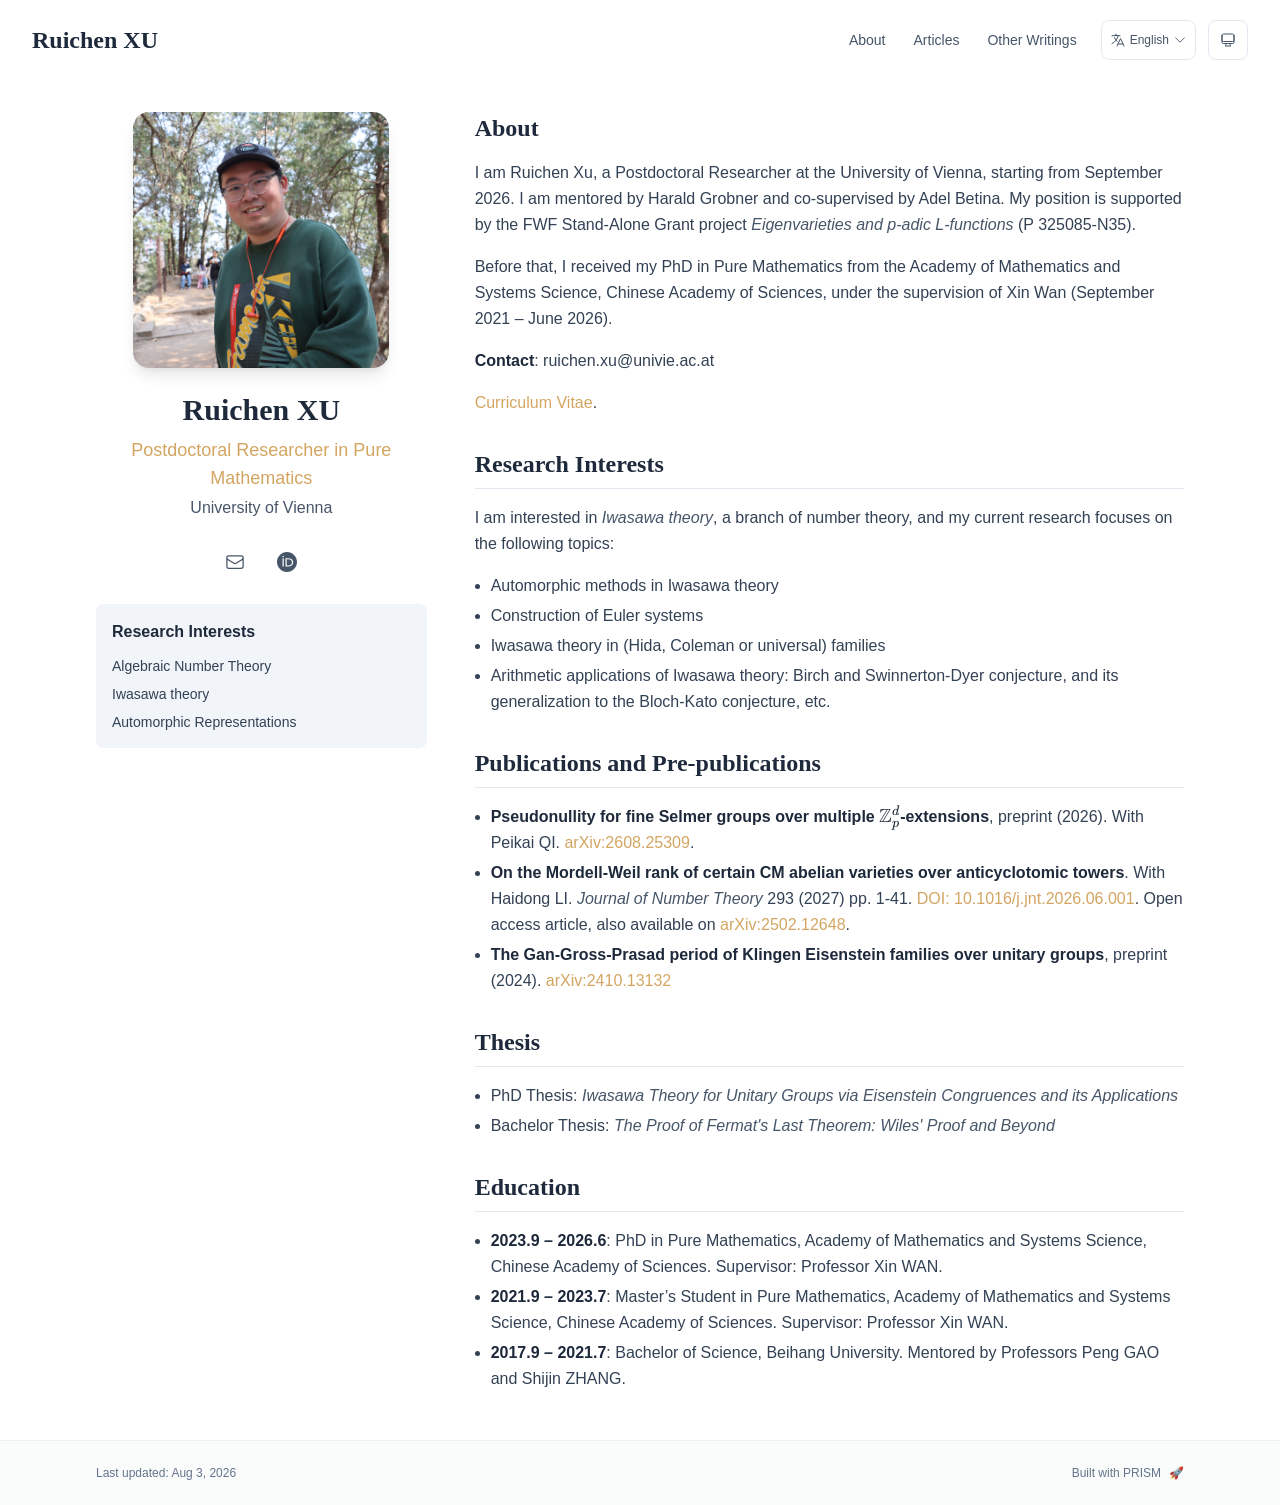
<file: index.html>
<!DOCTYPE html><html lang="en" class="scroll-smooth"><head><meta charSet="utf-8"/><meta name="viewport" content="width=device-width, initial-scale=1"/><link rel="preload" as="image" href="/bio.jpg"/><link rel="stylesheet" href="/_next/static/css/a2236ed3a697cd6c.css" data-precedence="next"/><link rel="stylesheet" href="/_next/static/css/862f91b59e97334f.css" data-precedence="next"/><link rel="preload" as="script" fetchPriority="low" href="/_next/static/chunks/webpack-9b3252a1c3b2d4f5.js"/><script src="/_next/static/chunks/4bd1b696-70b6d399998de86a.js" async=""></script><script src="/_next/static/chunks/684-5aaa8290a129f299.js" async=""></script><script src="/_next/static/chunks/main-app-7c06a26d48fae744.js" async=""></script><script src="/_next/static/chunks/461-a9a5d7b05a71d978.js" async=""></script><script src="/_next/static/chunks/874-6cc630662f3664af.js" async=""></script><script src="/_next/static/chunks/933-b21370172f728743.js" async=""></script><script src="/_next/static/chunks/app/layout-02b774780b918a92.js" async=""></script><script src="/_next/static/chunks/628fdacb-448eb9389e4a3378.js" async=""></script><script src="/_next/static/chunks/965-38d91ae3956b83cd.js" async=""></script><script src="/_next/static/chunks/748-87cad8b660119346.js" async=""></script><script src="/_next/static/chunks/app/page-547b0ddaec49b5a8.js" async=""></script><link rel="icon" href="/favicon.svg" type="image/svg+xml"/><link rel="dns-prefetch" href="https://jialeliu.com"/><link rel="preconnect" href="https://jialeliu.com" crossorigin=""/><link rel="preload" as="font" type="font/woff2" href="https://jialeliu.com/fonts/georgiab.woff2" crossorigin=""/><script>
              try {
                const theme = localStorage.getItem('theme-storage');
                const parsed = theme ? JSON.parse(theme) : null;
                const setting = parsed?.state?.theme || 'system';
                const prefersDark = typeof window !== 'undefined' && window.matchMedia && window.matchMedia('(prefers-color-scheme: dark)').matches;
                const effective = setting === 'dark' ? 'dark' : (setting === 'light' ? 'light' : (prefersDark ? 'dark' : 'light'));
                var root = document.documentElement;
                root.classList.add(effective);
                root.setAttribute('data-theme', effective);
              } catch (e) {
                var root = document.documentElement;
                root.classList.add('light');
                root.setAttribute('data-theme', 'light');
              }
            </script><script>
    try {
      const cfg = {"enabled":true,"locales":["zh","en"],"defaultLocale":"en","mode":"fixed","fixedLocale":"en","persist":true,"switcher":true,"labels":{"zh":"中文","en":"English"}};
      const storageKey = 'locale-storage';
      const normalize = (value) => typeof value === 'string' ? value.trim().replace('_', '-').toLowerCase() : '';
      const matchLocale = (candidate) => {
        const normalized = normalize(candidate);
        if (!normalized) return null;
        if (cfg.locales.includes(normalized)) return normalized;
        const language = normalized.split('-')[0];
        if (cfg.locales.includes(language)) return language;
        return null;
      };

      let resolved = null;

      if (!cfg.enabled) {
        resolved = cfg.defaultLocale;
      } else if (cfg.persist) {
        resolved = matchLocale(localStorage.getItem(storageKey));
      }

      if (!resolved) {
        if (cfg.mode === 'fixed') {
          resolved = cfg.fixedLocale;
        } else {
          resolved = matchLocale(navigator.language);
        }
      }

      if (!resolved) {
        resolved = cfg.defaultLocale;
      }

      const root = document.documentElement;
      root.lang = resolved;
      root.setAttribute('data-locale', resolved);

      if (cfg.persist) {
        localStorage.setItem(storageKey, resolved);
      }
    } catch (e) {
      const root = document.documentElement;
      root.lang = 'en';
      root.setAttribute('data-locale', 'en');
    }
  </script><title>Ruichen XU</title><meta name="description" content="Postdoctoral Researcher in the University of Vienna"/><meta name="author" content="Ruichen XU"/><meta name="keywords" content="Ruichen XU,PhD,Research,University of Vienna"/><meta name="creator" content="Ruichen XU"/><meta name="publisher" content="Ruichen XU"/><meta property="og:title" content="Ruichen XU"/><meta property="og:description" content="Postdoctoral Researcher in the University of Vienna"/><meta property="og:site_name" content="Ruichen XU&#x27;s Academic Website"/><meta property="og:locale" content="en_US"/><meta property="og:type" content="website"/><meta name="twitter:card" content="summary"/><meta name="twitter:title" content="Ruichen XU"/><meta name="twitter:description" content="Postdoctoral Researcher in the University of Vienna"/><link rel="icon" href="/favicon.svg"/><script>document.querySelectorAll('body link[rel="icon"], body link[rel="apple-touch-icon"]').forEach(el => document.head.appendChild(el))</script><script src="/_next/static/chunks/polyfills-42372ed130431b0a.js" noModule=""></script></head><body class="font-sans antialiased"><div style="visibility:hidden"><nav class="fixed top-0 left-0 right-0 z-50" data-headlessui-state=""><div class="transition-all duration-300 ease-out bg-transparent" style="transform:translateY(-100px)"><div class="max-w-7xl mx-auto px-4 sm:px-6 lg:px-8"><div class="flex justify-between items-center h-16 lg:h-20"><div class="flex-shrink-0" tabindex="0"><a class="text-xl lg:text-2xl font-serif font-semibold text-primary hover:text-accent transition-colors duration-200" href="/">Ruichen XU</a></div><div class="hidden lg:block"><div class="ml-10 flex items-center space-x-3"><div class="relative flex items-baseline space-x-1"><a data-nav-href="/" class="relative px-3 py-2 text-sm font-medium rounded-lg transition-colors duration-150 text-primary" href="/">About</a><a data-nav-href="/articles" class="relative px-3 py-2 text-sm font-medium rounded-lg transition-colors duration-150 text-neutral-600" href="/articles/">Articles</a><a data-nav-href="/writings" class="relative px-3 py-2 text-sm font-medium rounded-lg transition-colors duration-150 text-neutral-600" href="/writings/">Other Writings</a></div><div class="flex items-center justify-center w-14 h-10 rounded-lg border border-neutral-200 dark:border-[rgba(148,163,184,0.24)] bg-background dark:bg-neutral-800"><div class="w-6 h-4 rounded bg-neutral-300 animate-pulse"></div></div><div class="flex items-center justify-center w-10 h-10 rounded-lg border border-neutral-200 dark:border-[rgba(148,163,184,0.24)] bg-background dark:bg-neutral-800"><div class="w-4 h-4 rounded-full bg-neutral-300 animate-pulse"></div></div></div></div><div class="lg:hidden flex items-center space-x-2"><div class="flex items-center justify-center w-14 h-10 rounded-lg border border-neutral-200 dark:border-[rgba(148,163,184,0.24)] bg-background dark:bg-neutral-800"><div class="w-6 h-4 rounded bg-neutral-300 animate-pulse"></div></div><div class="flex items-center justify-center w-10 h-10 rounded-lg border border-neutral-200 dark:border-[rgba(148,163,184,0.24)] bg-background dark:bg-neutral-800"><div class="w-4 h-4 rounded-full bg-neutral-300 animate-pulse"></div></div><button class="inline-flex items-center justify-center p-2 rounded-md text-neutral-600 hover:text-primary hover:bg-neutral-100 dark:hover:bg-neutral-800 focus:outline-none focus:ring-2 focus:ring-inset focus:ring-accent transition-colors duration-200" id="headlessui-disclosure-button-«R7pdb»" type="button" aria-expanded="false" data-headlessui-state=""><span class="sr-only">Open main menu</span><div><svg xmlns="http://www.w3.org/2000/svg" fill="none" viewBox="0 0 24 24" stroke-width="1.5" stroke="currentColor" aria-hidden="true" data-slot="icon" class="block h-6 w-6"><path stroke-linecap="round" stroke-linejoin="round" d="M3.75 6.75h16.5M3.75 12h16.5m-16.5 5.25h16.5"></path></svg></div></button></div></div></div></div></nav><main class="min-h-screen pt-16 lg:pt-20"><div class="max-w-6xl mx-auto px-4 sm:px-6 lg:px-8 py-8 bg-background min-h-screen"><div class="grid grid-cols-1 lg:grid-cols-3 gap-12"><div class="lg:col-span-1"><div class="sticky top-8" style="opacity:0;transform:translateY(20px)"><div class="w-64 h-64 mx-auto mb-6 rounded-2xl overflow-hidden shadow-lg hover:shadow-xl transition-all duration-200 hover:scale-105"><img alt="Ruichen XU" width="256" height="256" decoding="async" data-nimg="1" class="w-full h-full object-cover object-[32%_center]" style="color:transparent" src="/bio.jpg"/></div><div class="text-center mb-6"><h1 class="text-3xl font-serif font-bold text-primary mb-2">Ruichen XU</h1><p class="text-lg text-accent font-medium mb-1">Postdoctoral Researcher in Pure Mathematics</p><p class="text-neutral-600 mb-2">University of Vienna</p></div><div class="flex flex-wrap justify-center gap-3 sm:gap-4 mb-6 relative px-2"><div class="relative"><button class="p-2 sm:p-2 transition-colors duration-200 text-neutral-600 dark:text-neutral-400 hover:text-accent" aria-label="Email"><svg xmlns="http://www.w3.org/2000/svg" fill="none" viewBox="0 0 24 24" stroke-width="1.5" stroke="currentColor" aria-hidden="true" data-slot="icon" class="h-5 w-5"><path stroke-linecap="round" stroke-linejoin="round" d="M21.75 6.75v10.5a2.25 2.25 0 0 1-2.25 2.25h-15a2.25 2.25 0 0 1-2.25-2.25V6.75m19.5 0A2.25 2.25 0 0 0 19.5 4.5h-15a2.25 2.25 0 0 0-2.25 2.25m19.5 0v.243a2.25 2.25 0 0 1-1.07 1.916l-7.5 4.615a2.25 2.25 0 0 1-2.36 0L3.32 8.91a2.25 2.25 0 0 1-1.07-1.916V6.75"></path></svg></button></div><a href="https://orcid.org/0009-0003-4555-2116" target="_blank" rel="noopener noreferrer" class="p-2 sm:p-2 text-neutral-600 dark:text-neutral-400 hover:text-accent transition-colors duration-200" aria-label="ORCID"><svg viewBox="0 0 24 24" fill="currentColor" class="h-5 w-5" xmlns="http://www.w3.org/2000/svg"><path d="M12 0C5.372 0 0 5.372 0 12s5.372 12 12 12 12-5.372 12-12S18.628 0 12 0zM7.369 4.378c.525 0 .947.431.947.947s-.422.947-.947.947a.95.95 0 0 1-.947-.947c0-.525.422-.947.947-.947zm-.722 3.038h1.444v10.041H6.647V7.416zm3.562 0h3.9c3.712 0 5.344 2.653 5.344 5.025 0 2.578-2.016 5.025-5.325 5.025h-3.919V7.416zm1.444 1.303v7.444h2.297c3.272 0 4.022-2.484 4.022-3.722 0-2.016-1.284-3.722-4.097-3.722h-2.222z"></path></svg></a></div><div class="bg-neutral-100 dark:bg-neutral-800 rounded-lg p-4 mb-6 hover:shadow-lg transition-all duration-200 hover:scale-[1.02]"><h3 class="font-semibold text-primary mb-3">Research Interests</h3><div class="space-y-2 text-sm text-neutral-700 dark:text-neutral-500"><div>Algebraic Number Theory</div><div>Iwasawa theory</div><div>Automorphic Representations</div></div></div></div></div><div class="lg:col-span-2 space-y-8"><section id="about" class="scroll-mt-24 space-y-8"><section style="opacity:0;transform:translateY(20px)"><h2 class="text-2xl font-serif font-bold text-primary mb-4">About</h2><div class="text-neutral-700 dark:text-neutral-600 leading-relaxed"><p class="mb-4 last:mb-0">I am Ruichen Xu, a Postdoctoral Researcher at the University of Vienna, starting from September 2026. I am mentored by Harald Grobner and co-supervised by Adel Betina. My position is supported by the FWF Stand-Alone Grant project <a href="https://www.fwf.ac.at/en/research-radar/10.55776/PAT2584625" node="[object Object]" target="_blank" rel="noopener noreferrer" class="text-accent font-medium transition-all duration-200 rounded hover:bg-accent/10 hover:shadow-sm"><em class="italic text-neutral-600 dark:text-neutral-500">Eigenvarieties and p-adic L-functions</em></a> (P 325085-N35).</p>
<p class="mb-4 last:mb-0">Before that, I received my PhD in Pure Mathematics from the Academy of Mathematics and Systems Science, Chinese Academy of Sciences, under the supervision of Xin Wan (September 2021 – June 2026).</p>
<p class="mb-4 last:mb-0"><strong class="font-semibold text-primary">Contact</strong>: ruichen.xu@univie.ac.at</p>
<p class="mb-4 last:mb-0"><strong class="font-semibold text-primary"><a href="/files/CV_RuichenXU.pdf" node="[object Object]" target="_blank" rel="noopener noreferrer" class="text-accent font-medium transition-all duration-200 rounded hover:bg-accent/10 hover:shadow-sm">Curriculum Vitae</a></strong>.</p>
<h2 class="text-2xl font-serif font-bold text-primary mt-8 mb-4 border-b border-neutral-200 dark:border-neutral-800 pb-2">Research Interests</h2>
<p class="mb-4 last:mb-0">I am interested in <em class="italic text-neutral-600 dark:text-neutral-500">Iwasawa theory</em>, a branch of number theory, and my current research focuses on the following topics:</p>
<ul class="list-disc list-inside mb-4 space-y-1 ml-4">
<li class="mb-1">Automorphic methods in Iwasawa theory</li>
<li class="mb-1">Construction of Euler systems</li>
<li class="mb-1">Iwasawa theory in (Hida, Coleman or universal) families</li>
<li class="mb-1">Arithmetic applications of Iwasawa theory: Birch and Swinnerton-Dyer conjecture, and its generalization to the Bloch-Kato conjecture, etc.</li>
</ul>
<h2 class="text-2xl font-serif font-bold text-primary mt-8 mb-4 border-b border-neutral-200 dark:border-neutral-800 pb-2">Publications and Pre-publications</h2>
<ul class="list-disc list-inside mb-4 space-y-1 ml-4">
<li class="mb-1"><strong class="font-semibold text-primary">Pseudonullity for fine Selmer groups over multiple <span class="katex"><span class="katex-mathml"><math xmlns="http://www.w3.org/1998/Math/MathML"><semantics><mrow><msubsup><mi mathvariant="double-struck">Z</mi><mi>p</mi><mi>d</mi></msubsup></mrow><annotation encoding="application/x-tex">\mathbb{Z}_p^{d}</annotation></semantics></math></span><span class="katex-html" aria-hidden="true"><span class="base"><span class="strut" style="height:1.2322em;vertical-align:-0.3831em"></span><span class="mord"><span class="mord mathbb">Z</span><span class="msupsub"><span class="vlist-t vlist-t2"><span class="vlist-r"><span class="vlist" style="height:0.8491em"><span style="top:-2.453em;margin-left:0em;margin-right:0.05em"><span class="pstrut" style="height:2.7em"></span><span class="sizing reset-size6 size3 mtight"><span class="mord mathnormal mtight">p</span></span></span><span style="top:-3.063em;margin-right:0.05em"><span class="pstrut" style="height:2.7em"></span><span class="sizing reset-size6 size3 mtight"><span class="mord mtight"><span class="mord mathnormal mtight">d</span></span></span></span></span><span class="vlist-s">​</span></span><span class="vlist-r"><span class="vlist" style="height:0.3831em"><span></span></span></span></span></span></span></span></span></span>-extensions</strong>, preprint (2026). With Peikai QI. <a href="https://arxiv.org/abs/2608.25309" node="[object Object]" target="_blank" rel="noopener noreferrer" class="text-accent font-medium transition-all duration-200 rounded hover:bg-accent/10 hover:shadow-sm">arXiv:2608.25309</a>.</li>
<li class="mb-1"><strong class="font-semibold text-primary">On the Mordell-Weil rank of certain CM abelian varieties over anticyclotomic towers</strong>. With Haidong LI. <em class="italic text-neutral-600 dark:text-neutral-500">Journal of Number Theory</em> 293 (2027) pp. 1-41. <a href="https://doi.org/10.1016/j.jnt.2026.06.001" node="[object Object]" target="_blank" rel="noopener noreferrer" class="text-accent font-medium transition-all duration-200 rounded hover:bg-accent/10 hover:shadow-sm">DOI: 10.1016/j.jnt.2026.06.001</a>. Open access article, also available on <a href="https://arxiv.org/abs/2502.12648" node="[object Object]" target="_blank" rel="noopener noreferrer" class="text-accent font-medium transition-all duration-200 rounded hover:bg-accent/10 hover:shadow-sm">arXiv:2502.12648</a>.</li>
<li class="mb-1"><strong class="font-semibold text-primary">The Gan-Gross-Prasad period of Klingen Eisenstein families over unitary groups</strong>, preprint (2024). <a href="https://arxiv.org/abs/2410.13132" node="[object Object]" target="_blank" rel="noopener noreferrer" class="text-accent font-medium transition-all duration-200 rounded hover:bg-accent/10 hover:shadow-sm">arXiv:2410.13132</a></li>
</ul>
<h2 class="text-2xl font-serif font-bold text-primary mt-8 mb-4 border-b border-neutral-200 dark:border-neutral-800 pb-2">Thesis</h2>
<ul class="list-disc list-inside mb-4 space-y-1 ml-4">
<li class="mb-1">PhD Thesis: <em class="italic text-neutral-600 dark:text-neutral-500">Iwasawa Theory for Unitary Groups via Eisenstein Congruences and its Applications</em></li>
<li class="mb-1">Bachelor Thesis: <em class="italic text-neutral-600 dark:text-neutral-500">The Proof of Fermat&#x27;s Last Theorem: Wiles&#x27; Proof and Beyond</em></li>
</ul>
<h2 class="text-2xl font-serif font-bold text-primary mt-8 mb-4 border-b border-neutral-200 dark:border-neutral-800 pb-2">Education</h2>
<ul class="list-disc list-inside mb-4 space-y-1 ml-4">
<li class="mb-1"><strong class="font-semibold text-primary">2023.9 – 2026.6</strong>: PhD in Pure Mathematics, Academy of Mathematics and Systems Science, Chinese Academy of Sciences. Supervisor: Professor Xin WAN.</li>
<li class="mb-1"><strong class="font-semibold text-primary">2021.9 – 2023.7</strong>: Master’s Student in Pure Mathematics, Academy of Mathematics and Systems Science, Chinese Academy of Sciences. Supervisor: Professor Xin WAN.</li>
<li class="mb-1"><strong class="font-semibold text-primary">2017.9 – 2021.7</strong>: Bachelor of Science, Beihang University. Mentored by Professors Peng GAO and Shijin ZHANG.</li>
</ul></div></section></section></div></div></div><!--$--><!--/$--><!--$--><!--/$--></main><footer class="border-t border-neutral-200/50 bg-neutral-50/50 dark:bg-neutral-900/50 dark:border-neutral-700/50"><div class="max-w-6xl mx-auto px-4 sm:px-6 lg:px-8 py-6"><div class="flex flex-col sm:flex-row justify-between items-center gap-2"><p class="text-xs text-neutral-500">Last updated<!-- -->: <!-- -->Aug 3, 2026</p><p class="text-xs text-neutral-500 flex items-center"><a href="https://github.com/xyjoey/PRISM" target="_blank" rel="noopener noreferrer">Built with PRISM</a><span class="ml-2">🚀</span></p></div></div></footer></div><script src="/_next/static/chunks/webpack-9b3252a1c3b2d4f5.js" async=""></script><script>(self.__next_f=self.__next_f||[]).push([0])</script><script>self.__next_f.push([1,"1:\"$Sreact.fragment\"\n3:I[3719,[\"461\",\"static/chunks/461-a9a5d7b05a71d978.js\",\"874\",\"static/chunks/874-6cc630662f3664af.js\",\"933\",\"static/chunks/933-b21370172f728743.js\",\"177\",\"static/chunks/app/layout-02b774780b918a92.js\"],\"ThemeProvider\"]\n4:I[310,[\"461\",\"static/chunks/461-a9a5d7b05a71d978.js\",\"874\",\"static/chunks/874-6cc630662f3664af.js\",\"933\",\"static/chunks/933-b21370172f728743.js\",\"177\",\"static/chunks/app/layout-02b774780b918a92.js\"],\"LocaleProvider\"]\n5:I[4574,[\"461\",\"static/chunks/461-a9a5d7b05a71d978.js\",\"874\",\"static/chunks/874-6cc630662f3664af.js\",\"933\",\"static/chunks/933-b21370172f728743.js\",\"177\",\"static/chunks/app/layout-02b774780b918a92.js\"],\"default\"]\n6:I[7555,[],\"\"]\n7:I[1295,[],\"\"]\n8:I[2548,[\"461\",\"static/chunks/461-a9a5d7b05a71d978.js\",\"874\",\"static/chunks/874-6cc630662f3664af.js\",\"933\",\"static/chunks/933-b21370172f728743.js\",\"177\",\"static/chunks/app/layout-02b774780b918a92.js\"],\"default\"]\n9:I[6613,[\"803\",\"static/chunks/628fdacb-448eb9389e4a3378.js\",\"461\",\"static/chunks/461-a9a5d7b05a71d978.js\",\"965\",\"static/chunks/965-38d91ae3956b83cd.js\",\"874\",\"static/chunks/874-6cc630662f3664af.js\",\"748\",\"static/chunks/748-87cad8b660119346.js\",\"974\",\"static/chunks/app/page-547b0ddaec49b5a8.js\"],\"default\"]\nc:I[9665,[],\"MetadataBoundary\"]\ne:I[9665,[],\"OutletBoundary\"]\n11:I[4911,[],\"AsyncMetadataOutlet\"]\n13:I[9665,[],\"ViewportBoundary\"]\n15:I[6614,[],\"\"]\n:HL[\"/_next/static/css/a2236ed3a697cd6c.css\",\"style\"]\n:HL[\"/_next/static/css/862f91b59e97334f.css\",\"style\"]\n2:T5d8,\n    try {\n      const cfg = {\"enabled\":true,\"locales\":[\"zh\",\"en\"],\"defaultLocale\":\"en\",\"mode\":\"fixed\",\"fixedLocale\":\"en\",\"persist\":true,\"switcher\":true,\"labels\":{\"zh\":\"中文\",\"en\":\"English\"}};\n      const storageKey = 'locale-storage';\n      const normalize = (value) =\u003e typeof value === 'string' ? value.trim().replace('_', '-').toLowerCase() : '';\n      const matchLocale = (candidate) =\u003e {\n        const normalized = normalize(candidate);\n        if (!normalized) return null;\n        if (cfg.locales.includes(normalized)) return normalized;\n        const"])</script><script>self.__next_f.push([1," language = normalized.split('-')[0];\n        if (cfg.locales.includes(language)) return language;\n        return null;\n      };\n\n      let resolved = null;\n\n      if (!cfg.enabled) {\n        resolved = cfg.defaultLocale;\n      } else if (cfg.persist) {\n        resolved = matchLocale(localStorage.getItem(storageKey));\n      }\n\n      if (!resolved) {\n        if (cfg.mode === 'fixed') {\n          resolved = cfg.fixedLocale;\n        } else {\n          resolved = matchLocale(navigator.language);\n        }\n      }\n\n      if (!resolved) {\n        resolved = cfg.defaultLocale;\n      }\n\n      const root = document.documentElement;\n      root.lang = resolved;\n      root.setAttribute('data-locale', resolved);\n\n      if (cfg.persist) {\n        localStorage.setItem(storageKey, resolved);\n      }\n    } catch (e) {\n      const root = document.documentElement;\n      root.lang = 'en';\n      root.setAttribute('data-locale', 'en');\n    }\n  a:T96d,"])</script><script>self.__next_f.push([1,"我是徐睿晨，现为维也纳大学博士后研究员（自2026年9月起开展博士后研究工作）。我受 Harald Grobner 指导，并由 Adel Betina 共同指导。该博士后职位由奥地利科学基金（FWF）的独立研究项目 [*Eigenvarieties and p-adic L-functions*](https://www.fwf.ac.at/en/research-radar/10.55776/PAT2584625)（P 325085-N35）资助。\n\n此前，我于中国科学院数学与系统科学研究院获得基础数学博士学位，师从万昕研究员（2021年9月—2026年6月）。\n\n**联系方式**：ruichen.xu@univie.ac.at。\n\n**[简历（英文）](/files/CV_RuichenXU.pdf)**\n\n\n\n## 研究方向\n\n我的研究兴趣主要集中在数论中的 *岩泽理论*，目前关注以下方向：\n\n- 岩泽理论中的自守方法  \n- Euler 系统的构造  \n- 肥田族、Coleman 族及更一般万有族中的岩泽理论  \n- 岩泽理论的算术应用，包括 Birch–Swinnerton-Dyer 猜想及其在 Bloch–加藤猜想框架下的推广等  \n\n\n\n## 论文与预印本\n\n- **《精细Selmer模在多重$\\mathbb{Z}_p^{d}$-扩张中的伪零性》** （**Pseudonullity for fine Selmer groups over multiple $\\mathbb{Z}_p^{d}$-extensions**） 与亓培凯合作。 预印本(2026). [arXiv:2608.25309](https://arxiv.org/abs/2608.25309).\n\n- **《关于某些复乘阿贝尔簇在反分圆塔上的 Mordell–Weil 秩》**（**On the Mordell-Weil rank of certain CM abelian varieties over anticyclotomic towers**）与李海东合作。*《数论杂志》*(*Journal of Number Theory*) 293 (2027) pp. 1-41. [DOI: 10.1016/j.jnt.2026.06.001](https://doi.org/10.1016/j.jnt.2026.06.001)。 开放获取，另见[arXiv:2502.12648](https://arxiv.org/abs/2502.12648)\n  \n- **《酉群上 Klingen Eisenstein 肥田族的 Gan–Gross–Prasad 周期积分》**, 预印本（2024） \n  [arXiv:2410.13132](https://arxiv.org/abs/2410.13132)\n\n\n\n## 学位论文\n\n- 博士论文：*《酉群的岩泽理论：Eisenstein同余方法及其应用》* \n- 本科论文：*《费马大定理的证明：Wiles 证明及其后续发展》*\n\n\n\n## 教育经历\n\n- **2023.9 – 2026.6**：中国科学院数学与系统科学研究院，基础数学博士学位，导师：万昕研究员  \n- **2021.9 – 2023.7**：中国科学院数学与系统科学研究院，基础数学硕士在读（已转段），导师：万昕研究员 \n- **2017.9 – 2021.7**：北京航空航天大学，理学学士学位"])</script><script>self.__next_f.push([1,"b:T964,"])</script><script>self.__next_f.push([1,"I am Ruichen Xu, a Postdoctoral Researcher at the University of Vienna, starting from September 2026. I am mentored by Harald Grobner and co-supervised by Adel Betina. My position is supported by the FWF Stand-Alone Grant project [*Eigenvarieties and p-adic L-functions*](https://www.fwf.ac.at/en/research-radar/10.55776/PAT2584625) (P 325085-N35).\n\nBefore that, I received my PhD in Pure Mathematics from the Academy of Mathematics and Systems Science, Chinese Academy of Sciences, under the supervision of Xin Wan (September 2021 – June 2026).\n\n**Contact**: ruichen.xu@univie.ac.at\n\n**[Curriculum Vitae](/files/CV_RuichenXU.pdf)**.\n\n## Research Interests\n\nI am interested in *Iwasawa theory*, a branch of number theory, and my current research focuses on the following topics:\n\n- Automorphic methods in Iwasawa theory\n- Construction of Euler systems\n- Iwasawa theory in (Hida, Coleman or universal) families\n- Arithmetic applications of Iwasawa theory: Birch and Swinnerton-Dyer conjecture, and its generalization to the Bloch-Kato conjecture, etc.\n\n\n\n## Publications and Pre-publications\n\n- **Pseudonullity for fine Selmer groups over multiple $\\mathbb{Z}_p^{d}$-extensions**, preprint (2026). With Peikai QI. [arXiv:2608.25309](https://arxiv.org/abs/2608.25309).\n- **On the Mordell-Weil rank of certain CM abelian varieties over anticyclotomic towers**. With Haidong LI. *Journal of Number Theory* 293 (2027) pp. 1-41. [DOI: 10.1016/j.jnt.2026.06.001](https://doi.org/10.1016/j.jnt.2026.06.001). Open access article, also available on [arXiv:2502.12648](https://arxiv.org/abs/2502.12648).\n- **The Gan-Gross-Prasad period of Klingen Eisenstein families over unitary groups**, preprint (2024). [arXiv:2410.13132](https://arxiv.org/abs/2410.13132)\n\n\n\n## Thesis\n\n- PhD Thesis: *Iwasawa Theory for Unitary Groups via Eisenstein Congruences and its Applications*\n- Bachelor Thesis: *The Proof of Fermat's Last Theorem: Wiles' Proof and Beyond*\n\n## Education\n\n- **2023.9 – 2026.6**: PhD in Pure Mathematics, Academy of Mathematics and Systems Science, Chinese Academy of Sciences. Supervisor: Professor Xin WAN.  \n- **2021.9 – 2023.7**: Master’s Student in Pure Mathematics, Academy of Mathematics and Systems Science, Chinese Academy of Sciences. Supervisor: Professor Xin WAN.  \n- **2017.9 – 2021.7**: Bachelor of Science, Beihang University. Mentored by Professors Peng GAO and Shijin ZHANG.  \n"])</script><script>self.__next_f.push([1,"0:{\"P\":null,\"b\":\"phpOPqlVdnZtx-sge6V59\",\"p\":\"\",\"c\":[\"\",\"\"],\"i\":false,\"f\":[[[\"\",{\"children\":[\"__PAGE__\",{}]},\"$undefined\",\"$undefined\",true],[\"\",[\"$\",\"$1\",\"c\",{\"children\":[[[\"$\",\"link\",\"0\",{\"rel\":\"stylesheet\",\"href\":\"/_next/static/css/a2236ed3a697cd6c.css\",\"precedence\":\"next\",\"crossOrigin\":\"$undefined\",\"nonce\":\"$undefined\"}],[\"$\",\"link\",\"1\",{\"rel\":\"stylesheet\",\"href\":\"/_next/static/css/862f91b59e97334f.css\",\"precedence\":\"next\",\"crossOrigin\":\"$undefined\",\"nonce\":\"$undefined\"}]],[\"$\",\"html\",null,{\"lang\":\"en\",\"className\":\"scroll-smooth\",\"suppressHydrationWarning\":true,\"children\":[[\"$\",\"head\",null,{\"children\":[[\"$\",\"link\",null,{\"rel\":\"icon\",\"href\":\"/favicon.svg\",\"type\":\"image/svg+xml\"}],[\"$\",\"link\",null,{\"rel\":\"dns-prefetch\",\"href\":\"https://jialeliu.com\"}],[\"$\",\"link\",null,{\"rel\":\"preconnect\",\"href\":\"https://jialeliu.com\",\"crossOrigin\":\"\"}],[\"$\",\"link\",null,{\"rel\":\"preload\",\"as\":\"font\",\"type\":\"font/woff2\",\"href\":\"https://jialeliu.com/fonts/georgiab.woff2\",\"crossOrigin\":\"\"}],[\"$\",\"script\",null,{\"dangerouslySetInnerHTML\":{\"__html\":\"\\n              try {\\n                const theme = localStorage.getItem('theme-storage');\\n                const parsed = theme ? JSON.parse(theme) : null;\\n                const setting = parsed?.state?.theme || 'system';\\n                const prefersDark = typeof window !== 'undefined' \u0026\u0026 window.matchMedia \u0026\u0026 window.matchMedia('(prefers-color-scheme: dark)').matches;\\n                const effective = setting === 'dark' ? 'dark' : (setting === 'light' ? 'light' : (prefersDark ? 'dark' : 'light'));\\n                var root = document.documentElement;\\n                root.classList.add(effective);\\n                root.setAttribute('data-theme', effective);\\n              } catch (e) {\\n                var root = document.documentElement;\\n                root.classList.add('light');\\n                root.setAttribute('data-theme', 'light');\\n              }\\n            \"}}],[\"$\",\"script\",null,{\"dangerouslySetInnerHTML\":{\"__html\":\"$2\"}}]]}],[\"$\",\"body\",null,{\"className\":\"font-sans antialiased\",\"children\":[\"$\",\"$L3\",null,{\"children\":[\"$\",\"$L4\",null,{\"config\":{\"enabled\":true,\"locales\":[\"zh\",\"en\"],\"defaultLocale\":\"en\",\"mode\":\"fixed\",\"fixedLocale\":\"en\",\"persist\":true,\"switcher\":true,\"labels\":{\"zh\":\"中文\",\"en\":\"English\"}},\"children\":[[\"$\",\"$L5\",null,{\"items\":[{\"title\":\"About\",\"type\":\"page\",\"target\":\"about\",\"href\":\"/\"},{\"title\":\"Articles\",\"type\":\"page\",\"target\":\"articles\",\"href\":\"/articles\"},{\"title\":\"Other Writings\",\"type\":\"page\",\"target\":\"writings\",\"href\":\"/writings\"}],\"siteTitle\":\"Ruichen XU\",\"enableOnePageMode\":false,\"i18n\":\"$0:f:0:1:1:props:children:1:props:children:1:props:children:props:children:props:config\",\"itemsByLocale\":{\"zh\":[{\"title\":\"首页\",\"type\":\"page\",\"target\":\"about\",\"href\":\"/\"},{\"title\":\"文章\",\"type\":\"page\",\"target\":\"articles\",\"href\":\"/articles\"},{\"title\":\"杂文\",\"type\":\"page\",\"target\":\"writings\",\"href\":\"/writings\"}],\"en\":[{\"title\":\"About\",\"type\":\"page\",\"target\":\"about\",\"href\":\"/\"},{\"title\":\"Articles\",\"type\":\"page\",\"target\":\"articles\",\"href\":\"/articles\"},{\"title\":\"Other Writings\",\"type\":\"page\",\"target\":\"writings\",\"href\":\"/writings\"}]},\"siteTitleByLocale\":{\"zh\":\"徐睿晨\",\"en\":\"Ruichen XU\"}}],[\"$\",\"main\",null,{\"className\":\"min-h-screen pt-16 lg:pt-20\",\"children\":[\"$\",\"$L6\",null,{\"parallelRouterKey\":\"children\",\"error\":\"$undefined\",\"errorStyles\":\"$undefined\",\"errorScripts\":\"$undefined\",\"template\":[\"$\",\"$L7\",null,{}],\"templateStyles\":\"$undefined\",\"templateScripts\":\"$undefined\",\"notFound\":[[[\"$\",\"title\",null,{\"children\":\"404: This page could not be found.\"}],[\"$\",\"div\",null,{\"style\":{\"fontFamily\":\"system-ui,\\\"Segoe UI\\\",Roboto,Helvetica,Arial,sans-serif,\\\"Apple Color Emoji\\\",\\\"Segoe UI Emoji\\\"\",\"height\":\"100vh\",\"textAlign\":\"center\",\"display\":\"flex\",\"flexDirection\":\"column\",\"alignItems\":\"center\",\"justifyContent\":\"center\"},\"children\":[\"$\",\"div\",null,{\"children\":[[\"$\",\"style\",null,{\"dangerouslySetInnerHTML\":{\"__html\":\"body{color:#000;background:#fff;margin:0}.next-error-h1{border-right:1px solid rgba(0,0,0,.3)}@media (prefers-color-scheme:dark){body{color:#fff;background:#000}.next-error-h1{border-right:1px solid rgba(255,255,255,.3)}}\"}}],[\"$\",\"h1\",null,{\"className\":\"next-error-h1\",\"style\":{\"display\":\"inline-block\",\"margin\":\"0 20px 0 0\",\"padding\":\"0 23px 0 0\",\"fontSize\":24,\"fontWeight\":500,\"verticalAlign\":\"top\",\"lineHeight\":\"49px\"},\"children\":404}],[\"$\",\"div\",null,{\"style\":{\"display\":\"inline-block\"},\"children\":[\"$\",\"h2\",null,{\"style\":{\"fontSize\":14,\"fontWeight\":400,\"lineHeight\":\"49px\",\"margin\":0},\"children\":\"This page could not be found.\"}]}]]}]}]],[]],\"forbidden\":\"$undefined\",\"unauthorized\":\"$undefined\"}]}],[\"$\",\"$L8\",null,{\"lastUpdated\":\"Aug 3, 2026\",\"lastUpdatedByLocale\":{\"zh\":\"2026年5月28日\",\"en\":\"Aug 3, 2026\"},\"defaultLocale\":\"en\"}]]}]}]}]]}]]}],{\"children\":[\"__PAGE__\",[\"$\",\"$1\",\"c\",{\"children\":[[\"$\",\"$L9\",null,{\"dataByLocale\":{\"zh\":{\"author\":{\"name\":\"徐睿晨\",\"title\":\"博士后研究员（基础数学）\",\"institution\":\"维也纳大学\",\"avatar\":\"/bio.jpg\"},\"social\":{\"email\":\"xuruichen@amss.ac.cn\",\"orcid\":\"https://orcid.org/0009-0003-4555-2116\"},\"features\":{\"enable_likes\":false,\"enable_one_page_mode\":false},\"enableOnePageMode\":false,\"researchInterests\":[\"代数数论\",\"岩泽理论\",\"自守理论\"],\"pagesToShow\":[{\"type\":\"about\",\"id\":\"about\",\"sections\":[{\"id\":\"about\",\"type\":\"markdown\",\"source\":\"about.md\",\"title\":\"徐睿晨的主页\",\"content\":\"$a\"}]}]},\"en\":{\"author\":{\"name\":\"Ruichen XU\",\"title\":\"Postdoctoral Researcher in Pure Mathematics\",\"institution\":\"University of Vienna\",\"avatar\":\"/bio.jpg\"},\"social\":{\"email\":\"ruichen.xu@univie.ac.at\",\"orcid\":\"https://orcid.org/0009-0003-4555-2116\"},\"features\":{\"enable_likes\":false,\"enable_one_page_mode\":false},\"enableOnePageMode\":false,\"researchInterests\":[\"Algebraic Number Theory\",\"Iwasawa theory\",\"Automorphic Representations\"],\"pagesToShow\":[{\"type\":\"about\",\"id\":\"about\",\"sections\":[{\"id\":\"about\",\"type\":\"markdown\",\"source\":\"about.md\",\"title\":\"About\",\"content\":\"$b\"}]}]}},\"defaultLocale\":\"en\"}],[\"$\",\"$Lc\",null,{\"children\":\"$Ld\"}],null,[\"$\",\"$Le\",null,{\"children\":[\"$Lf\",\"$L10\",[\"$\",\"$L11\",null,{\"promise\":\"$@12\"}]]}]]}],{},null,false]},null,false],[\"$\",\"$1\",\"h\",{\"children\":[null,[\"$\",\"$1\",\"dRLQqsDbMt0K8W9M8kgQ8\",{\"children\":[[\"$\",\"$L13\",null,{\"children\":\"$L14\"}],null]}],null]}],false]],\"m\":\"$undefined\",\"G\":[\"$15\",\"$undefined\"],\"s\":false,\"S\":true}\n"])</script><script>self.__next_f.push([1,"16:\"$Sreact.suspense\"\n17:I[4911,[],\"AsyncMetadata\"]\nd:[\"$\",\"$16\",null,{\"fallback\":null,\"children\":[\"$\",\"$L17\",null,{\"promise\":\"$@18\"}]}]\n"])</script><script>self.__next_f.push([1,"10:null\n"])</script><script>self.__next_f.push([1,"14:[[\"$\",\"meta\",\"0\",{\"charSet\":\"utf-8\"}],[\"$\",\"meta\",\"1\",{\"name\":\"viewport\",\"content\":\"width=device-width, initial-scale=1\"}]]\nf:null\n"])</script><script>self.__next_f.push([1,"18:{\"metadata\":[[\"$\",\"title\",\"0\",{\"children\":\"Ruichen XU\"}],[\"$\",\"meta\",\"1\",{\"name\":\"description\",\"content\":\"Postdoctoral Researcher in the University of Vienna\"}],[\"$\",\"meta\",\"2\",{\"name\":\"author\",\"content\":\"Ruichen XU\"}],[\"$\",\"meta\",\"3\",{\"name\":\"keywords\",\"content\":\"Ruichen XU,PhD,Research,University of Vienna\"}],[\"$\",\"meta\",\"4\",{\"name\":\"creator\",\"content\":\"Ruichen XU\"}],[\"$\",\"meta\",\"5\",{\"name\":\"publisher\",\"content\":\"Ruichen XU\"}],[\"$\",\"meta\",\"6\",{\"property\":\"og:title\",\"content\":\"Ruichen XU\"}],[\"$\",\"meta\",\"7\",{\"property\":\"og:description\",\"content\":\"Postdoctoral Researcher in the University of Vienna\"}],[\"$\",\"meta\",\"8\",{\"property\":\"og:site_name\",\"content\":\"Ruichen XU's Academic Website\"}],[\"$\",\"meta\",\"9\",{\"property\":\"og:locale\",\"content\":\"en_US\"}],[\"$\",\"meta\",\"10\",{\"property\":\"og:type\",\"content\":\"website\"}],[\"$\",\"meta\",\"11\",{\"name\":\"twitter:card\",\"content\":\"summary\"}],[\"$\",\"meta\",\"12\",{\"name\":\"twitter:title\",\"content\":\"Ruichen XU\"}],[\"$\",\"meta\",\"13\",{\"name\":\"twitter:description\",\"content\":\"Postdoctoral Researcher in the University of Vienna\"}],[\"$\",\"link\",\"14\",{\"rel\":\"icon\",\"href\":\"/favicon.svg\"}]],\"error\":null,\"digest\":\"$undefined\"}\n12:{\"metadata\":\"$18:metadata\",\"error\":null,\"digest\":\"$undefined\"}\n"])</script></body></html>
</file>
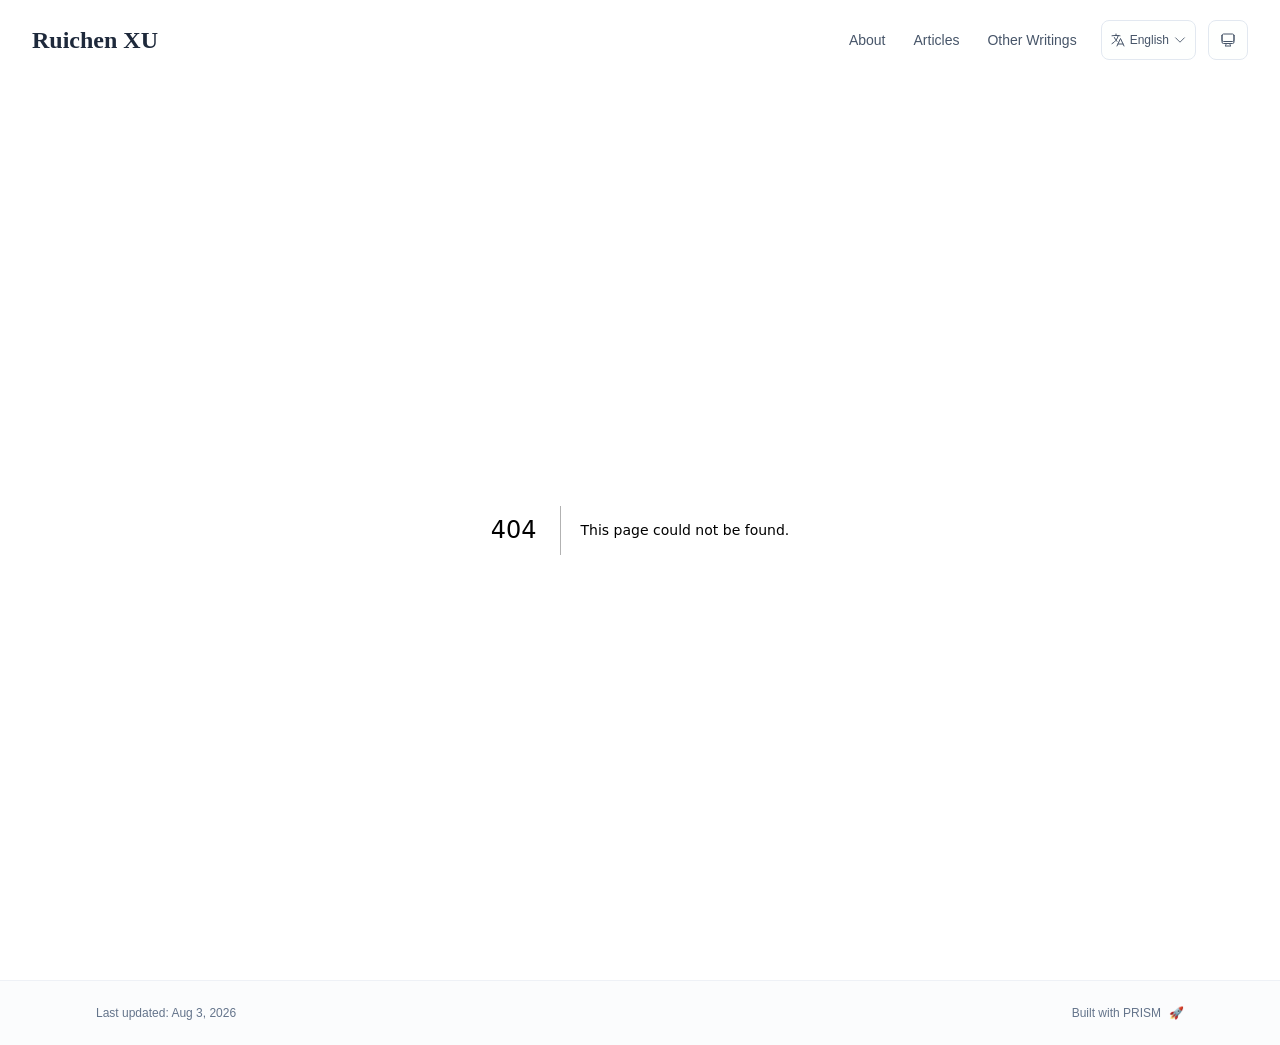
<file: 404/index.html>
<!DOCTYPE html><html lang="en" class="scroll-smooth"><head><meta charSet="utf-8"/><meta name="viewport" content="width=device-width, initial-scale=1"/><link rel="stylesheet" href="/_next/static/css/a2236ed3a697cd6c.css" data-precedence="next"/><link rel="stylesheet" href="/_next/static/css/862f91b59e97334f.css" data-precedence="next"/><link rel="preload" as="script" fetchPriority="low" href="/_next/static/chunks/webpack-9b3252a1c3b2d4f5.js"/><script src="/_next/static/chunks/4bd1b696-70b6d399998de86a.js" async=""></script><script src="/_next/static/chunks/684-5aaa8290a129f299.js" async=""></script><script src="/_next/static/chunks/main-app-7c06a26d48fae744.js" async=""></script><script src="/_next/static/chunks/461-a9a5d7b05a71d978.js" async=""></script><script src="/_next/static/chunks/874-6cc630662f3664af.js" async=""></script><script src="/_next/static/chunks/933-b21370172f728743.js" async=""></script><script src="/_next/static/chunks/app/layout-02b774780b918a92.js" async=""></script><meta name="robots" content="noindex"/><title>404: This page could not be found.</title><link rel="icon" href="/favicon.svg" type="image/svg+xml"/><link rel="dns-prefetch" href="https://jialeliu.com"/><link rel="preconnect" href="https://jialeliu.com" crossorigin=""/><link rel="preload" as="font" type="font/woff2" href="https://jialeliu.com/fonts/georgiab.woff2" crossorigin=""/><script>
              try {
                const theme = localStorage.getItem('theme-storage');
                const parsed = theme ? JSON.parse(theme) : null;
                const setting = parsed?.state?.theme || 'system';
                const prefersDark = typeof window !== 'undefined' && window.matchMedia && window.matchMedia('(prefers-color-scheme: dark)').matches;
                const effective = setting === 'dark' ? 'dark' : (setting === 'light' ? 'light' : (prefersDark ? 'dark' : 'light'));
                var root = document.documentElement;
                root.classList.add(effective);
                root.setAttribute('data-theme', effective);
              } catch (e) {
                var root = document.documentElement;
                root.classList.add('light');
                root.setAttribute('data-theme', 'light');
              }
            </script><script>
    try {
      const cfg = {"enabled":true,"locales":["zh","en"],"defaultLocale":"en","mode":"fixed","fixedLocale":"en","persist":true,"switcher":true,"labels":{"zh":"中文","en":"English"}};
      const storageKey = 'locale-storage';
      const normalize = (value) => typeof value === 'string' ? value.trim().replace('_', '-').toLowerCase() : '';
      const matchLocale = (candidate) => {
        const normalized = normalize(candidate);
        if (!normalized) return null;
        if (cfg.locales.includes(normalized)) return normalized;
        const language = normalized.split('-')[0];
        if (cfg.locales.includes(language)) return language;
        return null;
      };

      let resolved = null;

      if (!cfg.enabled) {
        resolved = cfg.defaultLocale;
      } else if (cfg.persist) {
        resolved = matchLocale(localStorage.getItem(storageKey));
      }

      if (!resolved) {
        if (cfg.mode === 'fixed') {
          resolved = cfg.fixedLocale;
        } else {
          resolved = matchLocale(navigator.language);
        }
      }

      if (!resolved) {
        resolved = cfg.defaultLocale;
      }

      const root = document.documentElement;
      root.lang = resolved;
      root.setAttribute('data-locale', resolved);

      if (cfg.persist) {
        localStorage.setItem(storageKey, resolved);
      }
    } catch (e) {
      const root = document.documentElement;
      root.lang = 'en';
      root.setAttribute('data-locale', 'en');
    }
  </script><title>Ruichen XU</title><meta name="description" content="Postdoctoral Researcher in the University of Vienna"/><meta name="author" content="Ruichen XU"/><meta name="keywords" content="Ruichen XU,PhD,Research,University of Vienna"/><meta name="creator" content="Ruichen XU"/><meta name="publisher" content="Ruichen XU"/><meta property="og:title" content="Ruichen XU"/><meta property="og:description" content="Postdoctoral Researcher in the University of Vienna"/><meta property="og:site_name" content="Ruichen XU&#x27;s Academic Website"/><meta property="og:locale" content="en_US"/><meta property="og:type" content="website"/><meta name="twitter:card" content="summary"/><meta name="twitter:title" content="Ruichen XU"/><meta name="twitter:description" content="Postdoctoral Researcher in the University of Vienna"/><link rel="icon" href="/favicon.svg"/><script>document.querySelectorAll('body link[rel="icon"], body link[rel="apple-touch-icon"]').forEach(el => document.head.appendChild(el))</script><script src="/_next/static/chunks/polyfills-42372ed130431b0a.js" noModule=""></script></head><body class="font-sans antialiased"><div style="visibility:hidden"><nav class="fixed top-0 left-0 right-0 z-50" data-headlessui-state=""><div class="transition-all duration-300 ease-out bg-transparent" style="transform:translateY(-100px)"><div class="max-w-7xl mx-auto px-4 sm:px-6 lg:px-8"><div class="flex justify-between items-center h-16 lg:h-20"><div class="flex-shrink-0" tabindex="0"><a class="text-xl lg:text-2xl font-serif font-semibold text-primary hover:text-accent transition-colors duration-200" href="/">Ruichen XU</a></div><div class="hidden lg:block"><div class="ml-10 flex items-center space-x-3"><div class="relative flex items-baseline space-x-1"><a data-nav-href="/" class="relative px-3 py-2 text-sm font-medium rounded-lg transition-colors duration-150 text-neutral-600" href="/">About</a><a data-nav-href="/articles" class="relative px-3 py-2 text-sm font-medium rounded-lg transition-colors duration-150 text-neutral-600" href="/articles/">Articles</a><a data-nav-href="/writings" class="relative px-3 py-2 text-sm font-medium rounded-lg transition-colors duration-150 text-neutral-600" href="/writings/">Other Writings</a></div><div class="flex items-center justify-center w-14 h-10 rounded-lg border border-neutral-200 dark:border-[rgba(148,163,184,0.24)] bg-background dark:bg-neutral-800"><div class="w-6 h-4 rounded bg-neutral-300 animate-pulse"></div></div><div class="flex items-center justify-center w-10 h-10 rounded-lg border border-neutral-200 dark:border-[rgba(148,163,184,0.24)] bg-background dark:bg-neutral-800"><div class="w-4 h-4 rounded-full bg-neutral-300 animate-pulse"></div></div></div></div><div class="lg:hidden flex items-center space-x-2"><div class="flex items-center justify-center w-14 h-10 rounded-lg border border-neutral-200 dark:border-[rgba(148,163,184,0.24)] bg-background dark:bg-neutral-800"><div class="w-6 h-4 rounded bg-neutral-300 animate-pulse"></div></div><div class="flex items-center justify-center w-10 h-10 rounded-lg border border-neutral-200 dark:border-[rgba(148,163,184,0.24)] bg-background dark:bg-neutral-800"><div class="w-4 h-4 rounded-full bg-neutral-300 animate-pulse"></div></div><button class="inline-flex items-center justify-center p-2 rounded-md text-neutral-600 hover:text-primary hover:bg-neutral-100 dark:hover:bg-neutral-800 focus:outline-none focus:ring-2 focus:ring-inset focus:ring-accent transition-colors duration-200" id="headlessui-disclosure-button-«R7pdb»" type="button" aria-expanded="false" data-headlessui-state=""><span class="sr-only">Open main menu</span><div><svg xmlns="http://www.w3.org/2000/svg" fill="none" viewBox="0 0 24 24" stroke-width="1.5" stroke="currentColor" aria-hidden="true" data-slot="icon" class="block h-6 w-6"><path stroke-linecap="round" stroke-linejoin="round" d="M3.75 6.75h16.5M3.75 12h16.5m-16.5 5.25h16.5"></path></svg></div></button></div></div></div></div></nav><main class="min-h-screen pt-16 lg:pt-20"><div style="font-family:system-ui,&quot;Segoe UI&quot;,Roboto,Helvetica,Arial,sans-serif,&quot;Apple Color Emoji&quot;,&quot;Segoe UI Emoji&quot;;height:100vh;text-align:center;display:flex;flex-direction:column;align-items:center;justify-content:center"><div><style>body{color:#000;background:#fff;margin:0}.next-error-h1{border-right:1px solid rgba(0,0,0,.3)}@media (prefers-color-scheme:dark){body{color:#fff;background:#000}.next-error-h1{border-right:1px solid rgba(255,255,255,.3)}}</style><h1 class="next-error-h1" style="display:inline-block;margin:0 20px 0 0;padding:0 23px 0 0;font-size:24px;font-weight:500;vertical-align:top;line-height:49px">404</h1><div style="display:inline-block"><h2 style="font-size:14px;font-weight:400;line-height:49px;margin:0">This page could not be found.</h2></div></div></div><!--$--><!--/$--><!--$--><!--/$--></main><footer class="border-t border-neutral-200/50 bg-neutral-50/50 dark:bg-neutral-900/50 dark:border-neutral-700/50"><div class="max-w-6xl mx-auto px-4 sm:px-6 lg:px-8 py-6"><div class="flex flex-col sm:flex-row justify-between items-center gap-2"><p class="text-xs text-neutral-500">Last updated<!-- -->: <!-- -->Aug 3, 2026</p><p class="text-xs text-neutral-500 flex items-center"><a href="https://github.com/xyjoey/PRISM" target="_blank" rel="noopener noreferrer">Built with PRISM</a><span class="ml-2">🚀</span></p></div></div></footer></div><script src="/_next/static/chunks/webpack-9b3252a1c3b2d4f5.js" async=""></script><script>(self.__next_f=self.__next_f||[]).push([0])</script><script>self.__next_f.push([1,"1:\"$Sreact.fragment\"\n3:I[3719,[\"461\",\"static/chunks/461-a9a5d7b05a71d978.js\",\"874\",\"static/chunks/874-6cc630662f3664af.js\",\"933\",\"static/chunks/933-b21370172f728743.js\",\"177\",\"static/chunks/app/layout-02b774780b918a92.js\"],\"ThemeProvider\"]\n4:I[310,[\"461\",\"static/chunks/461-a9a5d7b05a71d978.js\",\"874\",\"static/chunks/874-6cc630662f3664af.js\",\"933\",\"static/chunks/933-b21370172f728743.js\",\"177\",\"static/chunks/app/layout-02b774780b918a92.js\"],\"LocaleProvider\"]\n5:I[4574,[\"461\",\"static/chunks/461-a9a5d7b05a71d978.js\",\"874\",\"static/chunks/874-6cc630662f3664af.js\",\"933\",\"static/chunks/933-b21370172f728743.js\",\"177\",\"static/chunks/app/layout-02b774780b918a92.js\"],\"default\"]\n6:I[7555,[],\"\"]\n7:I[1295,[],\"\"]\n8:I[2548,[\"461\",\"static/chunks/461-a9a5d7b05a71d978.js\",\"874\",\"static/chunks/874-6cc630662f3664af.js\",\"933\",\"static/chunks/933-b21370172f728743.js\",\"177\",\"static/chunks/app/layout-02b774780b918a92.js\"],\"default\"]\n9:I[9665,[],\"MetadataBoundary\"]\nb:I[9665,[],\"OutletBoundary\"]\ne:I[4911,[],\"AsyncMetadataOutlet\"]\n10:I[9665,[],\"ViewportBoundary\"]\n12:I[6614,[],\"\"]\n:HL[\"/_next/static/css/a2236ed3a697cd6c.css\",\"style\"]\n:HL[\"/_next/static/css/862f91b59e97334f.css\",\"style\"]\n2:T5d8,\n    try {\n      const cfg = {\"enabled\":true,\"locales\":[\"zh\",\"en\"],\"defaultLocale\":\"en\",\"mode\":\"fixed\",\"fixedLocale\":\"en\",\"persist\":true,\"switcher\":true,\"labels\":{\"zh\":\"中文\",\"en\":\"English\"}};\n      const storageKey = 'locale-storage';\n      const normalize = (value) =\u003e typeof value === 'string' ? value.trim().replace('_', '-').toLowerCase() : '';\n      const matchLocale = (candidate) =\u003e {\n        const normalized = normalize(candidate);\n        if (!normalized) return null;\n        if (cfg.locales.includes(normalized)) return normalized;\n        const language = normalized.split('-')[0];\n        if (cfg.locales.includes(language)) return language;\n        return null;\n      };\n\n      let resolved = null;\n\n      if (!cfg.enabled) {\n        resolved = cfg.defaultLocale;\n      } else if (cfg.persist) {\n        resolved = matchLocale(localStorage.getItem(sto"])</script><script>self.__next_f.push([1,"rageKey));\n      }\n\n      if (!resolved) {\n        if (cfg.mode === 'fixed') {\n          resolved = cfg.fixedLocale;\n        } else {\n          resolved = matchLocale(navigator.language);\n        }\n      }\n\n      if (!resolved) {\n        resolved = cfg.defaultLocale;\n      }\n\n      const root = document.documentElement;\n      root.lang = resolved;\n      root.setAttribute('data-locale', resolved);\n\n      if (cfg.persist) {\n        localStorage.setItem(storageKey, resolved);\n      }\n    } catch (e) {\n      const root = document.documentElement;\n      root.lang = 'en';\n      root.setAttribute('data-locale', 'en');\n    }\n  "])</script><script>self.__next_f.push([1,"0:{\"P\":null,\"b\":\"phpOPqlVdnZtx-sge6V59\",\"p\":\"\",\"c\":[\"\",\"_not-found\",\"\"],\"i\":false,\"f\":[[[\"\",{\"children\":[\"/_not-found\",{\"children\":[\"__PAGE__\",{}]}]},\"$undefined\",\"$undefined\",true],[\"\",[\"$\",\"$1\",\"c\",{\"children\":[[[\"$\",\"link\",\"0\",{\"rel\":\"stylesheet\",\"href\":\"/_next/static/css/a2236ed3a697cd6c.css\",\"precedence\":\"next\",\"crossOrigin\":\"$undefined\",\"nonce\":\"$undefined\"}],[\"$\",\"link\",\"1\",{\"rel\":\"stylesheet\",\"href\":\"/_next/static/css/862f91b59e97334f.css\",\"precedence\":\"next\",\"crossOrigin\":\"$undefined\",\"nonce\":\"$undefined\"}]],[\"$\",\"html\",null,{\"lang\":\"en\",\"className\":\"scroll-smooth\",\"suppressHydrationWarning\":true,\"children\":[[\"$\",\"head\",null,{\"children\":[[\"$\",\"link\",null,{\"rel\":\"icon\",\"href\":\"/favicon.svg\",\"type\":\"image/svg+xml\"}],[\"$\",\"link\",null,{\"rel\":\"dns-prefetch\",\"href\":\"https://jialeliu.com\"}],[\"$\",\"link\",null,{\"rel\":\"preconnect\",\"href\":\"https://jialeliu.com\",\"crossOrigin\":\"\"}],[\"$\",\"link\",null,{\"rel\":\"preload\",\"as\":\"font\",\"type\":\"font/woff2\",\"href\":\"https://jialeliu.com/fonts/georgiab.woff2\",\"crossOrigin\":\"\"}],[\"$\",\"script\",null,{\"dangerouslySetInnerHTML\":{\"__html\":\"\\n              try {\\n                const theme = localStorage.getItem('theme-storage');\\n                const parsed = theme ? JSON.parse(theme) : null;\\n                const setting = parsed?.state?.theme || 'system';\\n                const prefersDark = typeof window !== 'undefined' \u0026\u0026 window.matchMedia \u0026\u0026 window.matchMedia('(prefers-color-scheme: dark)').matches;\\n                const effective = setting === 'dark' ? 'dark' : (setting === 'light' ? 'light' : (prefersDark ? 'dark' : 'light'));\\n                var root = document.documentElement;\\n                root.classList.add(effective);\\n                root.setAttribute('data-theme', effective);\\n              } catch (e) {\\n                var root = document.documentElement;\\n                root.classList.add('light');\\n                root.setAttribute('data-theme', 'light');\\n              }\\n            \"}}],[\"$\",\"script\",null,{\"dangerouslySetInnerHTML\":{\"__html\":\"$2\"}}]]}],[\"$\",\"body\",null,{\"className\":\"font-sans antialiased\",\"children\":[\"$\",\"$L3\",null,{\"children\":[\"$\",\"$L4\",null,{\"config\":{\"enabled\":true,\"locales\":[\"zh\",\"en\"],\"defaultLocale\":\"en\",\"mode\":\"fixed\",\"fixedLocale\":\"en\",\"persist\":true,\"switcher\":true,\"labels\":{\"zh\":\"中文\",\"en\":\"English\"}},\"children\":[[\"$\",\"$L5\",null,{\"items\":[{\"title\":\"About\",\"type\":\"page\",\"target\":\"about\",\"href\":\"/\"},{\"title\":\"Articles\",\"type\":\"page\",\"target\":\"articles\",\"href\":\"/articles\"},{\"title\":\"Other Writings\",\"type\":\"page\",\"target\":\"writings\",\"href\":\"/writings\"}],\"siteTitle\":\"Ruichen XU\",\"enableOnePageMode\":false,\"i18n\":\"$0:f:0:1:1:props:children:1:props:children:1:props:children:props:children:props:config\",\"itemsByLocale\":{\"zh\":[{\"title\":\"首页\",\"type\":\"page\",\"target\":\"about\",\"href\":\"/\"},{\"title\":\"文章\",\"type\":\"page\",\"target\":\"articles\",\"href\":\"/articles\"},{\"title\":\"杂文\",\"type\":\"page\",\"target\":\"writings\",\"href\":\"/writings\"}],\"en\":[{\"title\":\"About\",\"type\":\"page\",\"target\":\"about\",\"href\":\"/\"},{\"title\":\"Articles\",\"type\":\"page\",\"target\":\"articles\",\"href\":\"/articles\"},{\"title\":\"Other Writings\",\"type\":\"page\",\"target\":\"writings\",\"href\":\"/writings\"}]},\"siteTitleByLocale\":{\"zh\":\"徐睿晨\",\"en\":\"Ruichen XU\"}}],[\"$\",\"main\",null,{\"className\":\"min-h-screen pt-16 lg:pt-20\",\"children\":[\"$\",\"$L6\",null,{\"parallelRouterKey\":\"children\",\"error\":\"$undefined\",\"errorStyles\":\"$undefined\",\"errorScripts\":\"$undefined\",\"template\":[\"$\",\"$L7\",null,{}],\"templateStyles\":\"$undefined\",\"templateScripts\":\"$undefined\",\"notFound\":[[[\"$\",\"title\",null,{\"children\":\"404: This page could not be found.\"}],[\"$\",\"div\",null,{\"style\":{\"fontFamily\":\"system-ui,\\\"Segoe UI\\\",Roboto,Helvetica,Arial,sans-serif,\\\"Apple Color Emoji\\\",\\\"Segoe UI Emoji\\\"\",\"height\":\"100vh\",\"textAlign\":\"center\",\"display\":\"flex\",\"flexDirection\":\"column\",\"alignItems\":\"center\",\"justifyContent\":\"center\"},\"children\":[\"$\",\"div\",null,{\"children\":[[\"$\",\"style\",null,{\"dangerouslySetInnerHTML\":{\"__html\":\"body{color:#000;background:#fff;margin:0}.next-error-h1{border-right:1px solid rgba(0,0,0,.3)}@media (prefers-color-scheme:dark){body{color:#fff;background:#000}.next-error-h1{border-right:1px solid rgba(255,255,255,.3)}}\"}}],[\"$\",\"h1\",null,{\"className\":\"next-error-h1\",\"style\":{\"display\":\"inline-block\",\"margin\":\"0 20px 0 0\",\"padding\":\"0 23px 0 0\",\"fontSize\":24,\"fontWeight\":500,\"verticalAlign\":\"top\",\"lineHeight\":\"49px\"},\"children\":404}],[\"$\",\"div\",null,{\"style\":{\"display\":\"inline-block\"},\"children\":[\"$\",\"h2\",null,{\"style\":{\"fontSize\":14,\"fontWeight\":400,\"lineHeight\":\"49px\",\"margin\":0},\"children\":\"This page could not be found.\"}]}]]}]}]],[]],\"forbidden\":\"$undefined\",\"unauthorized\":\"$undefined\"}]}],[\"$\",\"$L8\",null,{\"lastUpdated\":\"Aug 3, 2026\",\"lastUpdatedByLocale\":{\"zh\":\"2026年5月28日\",\"en\":\"Aug 3, 2026\"},\"defaultLocale\":\"en\"}]]}]}]}]]}]]}],{\"children\":[\"/_not-found\",[\"$\",\"$1\",\"c\",{\"children\":[null,[\"$\",\"$L6\",null,{\"parallelRouterKey\":\"children\",\"error\":\"$undefined\",\"errorStyles\":\"$undefined\",\"errorScripts\":\"$undefined\",\"template\":[\"$\",\"$L7\",null,{}],\"templateStyles\":\"$undefined\",\"templateScripts\":\"$undefined\",\"notFound\":\"$undefined\",\"forbidden\":\"$undefined\",\"unauthorized\":\"$undefined\"}]]}],{\"children\":[\"__PAGE__\",[\"$\",\"$1\",\"c\",{\"children\":[[[\"$\",\"title\",null,{\"children\":\"404: This page could not be found.\"}],[\"$\",\"div\",null,{\"style\":\"$0:f:0:1:1:props:children:1:props:children:1:props:children:props:children:props:children:1:props:children:props:notFound:0:1:props:style\",\"children\":[\"$\",\"div\",null,{\"children\":[[\"$\",\"style\",null,{\"dangerouslySetInnerHTML\":{\"__html\":\"body{color:#000;background:#fff;margin:0}.next-error-h1{border-right:1px solid rgba(0,0,0,.3)}@media (prefers-color-scheme:dark){body{color:#fff;background:#000}.next-error-h1{border-right:1px solid rgba(255,255,255,.3)}}\"}}],[\"$\",\"h1\",null,{\"className\":\"next-error-h1\",\"style\":\"$0:f:0:1:1:props:children:1:props:children:1:props:children:props:children:props:children:1:props:children:props:notFound:0:1:props:children:props:children:1:props:style\",\"children\":404}],[\"$\",\"div\",null,{\"style\":\"$0:f:0:1:1:props:children:1:props:children:1:props:children:props:children:props:children:1:props:children:props:notFound:0:1:props:children:props:children:2:props:style\",\"children\":[\"$\",\"h2\",null,{\"style\":\"$0:f:0:1:1:props:children:1:props:children:1:props:children:props:children:props:children:1:props:children:props:notFound:0:1:props:children:props:children:2:props:children:props:style\",\"children\":\"This page could not be found.\"}]}]]}]}]],[\"$\",\"$L9\",null,{\"children\":\"$La\"}],null,[\"$\",\"$Lb\",null,{\"children\":[\"$Lc\",\"$Ld\",[\"$\",\"$Le\",null,{\"promise\":\"$@f\"}]]}]]}],{},null,false]},null,false]},null,false],[\"$\",\"$1\",\"h\",{\"children\":[[\"$\",\"meta\",null,{\"name\":\"robots\",\"content\":\"noindex\"}],[\"$\",\"$1\",\"Cy5lTCB0K5fn7q_mVT6On\",{\"children\":[[\"$\",\"$L10\",null,{\"children\":\"$L11\"}],null]}],null]}],false]],\"m\":\"$undefined\",\"G\":[\"$12\",\"$undefined\"],\"s\":false,\"S\":true}\n"])</script><script>self.__next_f.push([1,"13:\"$Sreact.suspense\"\n14:I[4911,[],\"AsyncMetadata\"]\na:[\"$\",\"$13\",null,{\"fallback\":null,\"children\":[\"$\",\"$L14\",null,{\"promise\":\"$@15\"}]}]\n"])</script><script>self.__next_f.push([1,"d:null\n"])</script><script>self.__next_f.push([1,"11:[[\"$\",\"meta\",\"0\",{\"charSet\":\"utf-8\"}],[\"$\",\"meta\",\"1\",{\"name\":\"viewport\",\"content\":\"width=device-width, initial-scale=1\"}]]\nc:null\n"])</script><script>self.__next_f.push([1,"15:{\"metadata\":[[\"$\",\"title\",\"0\",{\"children\":\"Ruichen XU\"}],[\"$\",\"meta\",\"1\",{\"name\":\"description\",\"content\":\"Postdoctoral Researcher in the University of Vienna\"}],[\"$\",\"meta\",\"2\",{\"name\":\"author\",\"content\":\"Ruichen XU\"}],[\"$\",\"meta\",\"3\",{\"name\":\"keywords\",\"content\":\"Ruichen XU,PhD,Research,University of Vienna\"}],[\"$\",\"meta\",\"4\",{\"name\":\"creator\",\"content\":\"Ruichen XU\"}],[\"$\",\"meta\",\"5\",{\"name\":\"publisher\",\"content\":\"Ruichen XU\"}],[\"$\",\"meta\",\"6\",{\"property\":\"og:title\",\"content\":\"Ruichen XU\"}],[\"$\",\"meta\",\"7\",{\"property\":\"og:description\",\"content\":\"Postdoctoral Researcher in the University of Vienna\"}],[\"$\",\"meta\",\"8\",{\"property\":\"og:site_name\",\"content\":\"Ruichen XU's Academic Website\"}],[\"$\",\"meta\",\"9\",{\"property\":\"og:locale\",\"content\":\"en_US\"}],[\"$\",\"meta\",\"10\",{\"property\":\"og:type\",\"content\":\"website\"}],[\"$\",\"meta\",\"11\",{\"name\":\"twitter:card\",\"content\":\"summary\"}],[\"$\",\"meta\",\"12\",{\"name\":\"twitter:title\",\"content\":\"Ruichen XU\"}],[\"$\",\"meta\",\"13\",{\"name\":\"twitter:description\",\"content\":\"Postdoctoral Researcher in the University of Vienna\"}],[\"$\",\"link\",\"14\",{\"rel\":\"icon\",\"href\":\"/favicon.svg\"}]],\"error\":null,\"digest\":\"$undefined\"}\nf:{\"metadata\":\"$15:metadata\",\"error\":null,\"digest\":\"$undefined\"}\n"])</script></body></html>
</file>
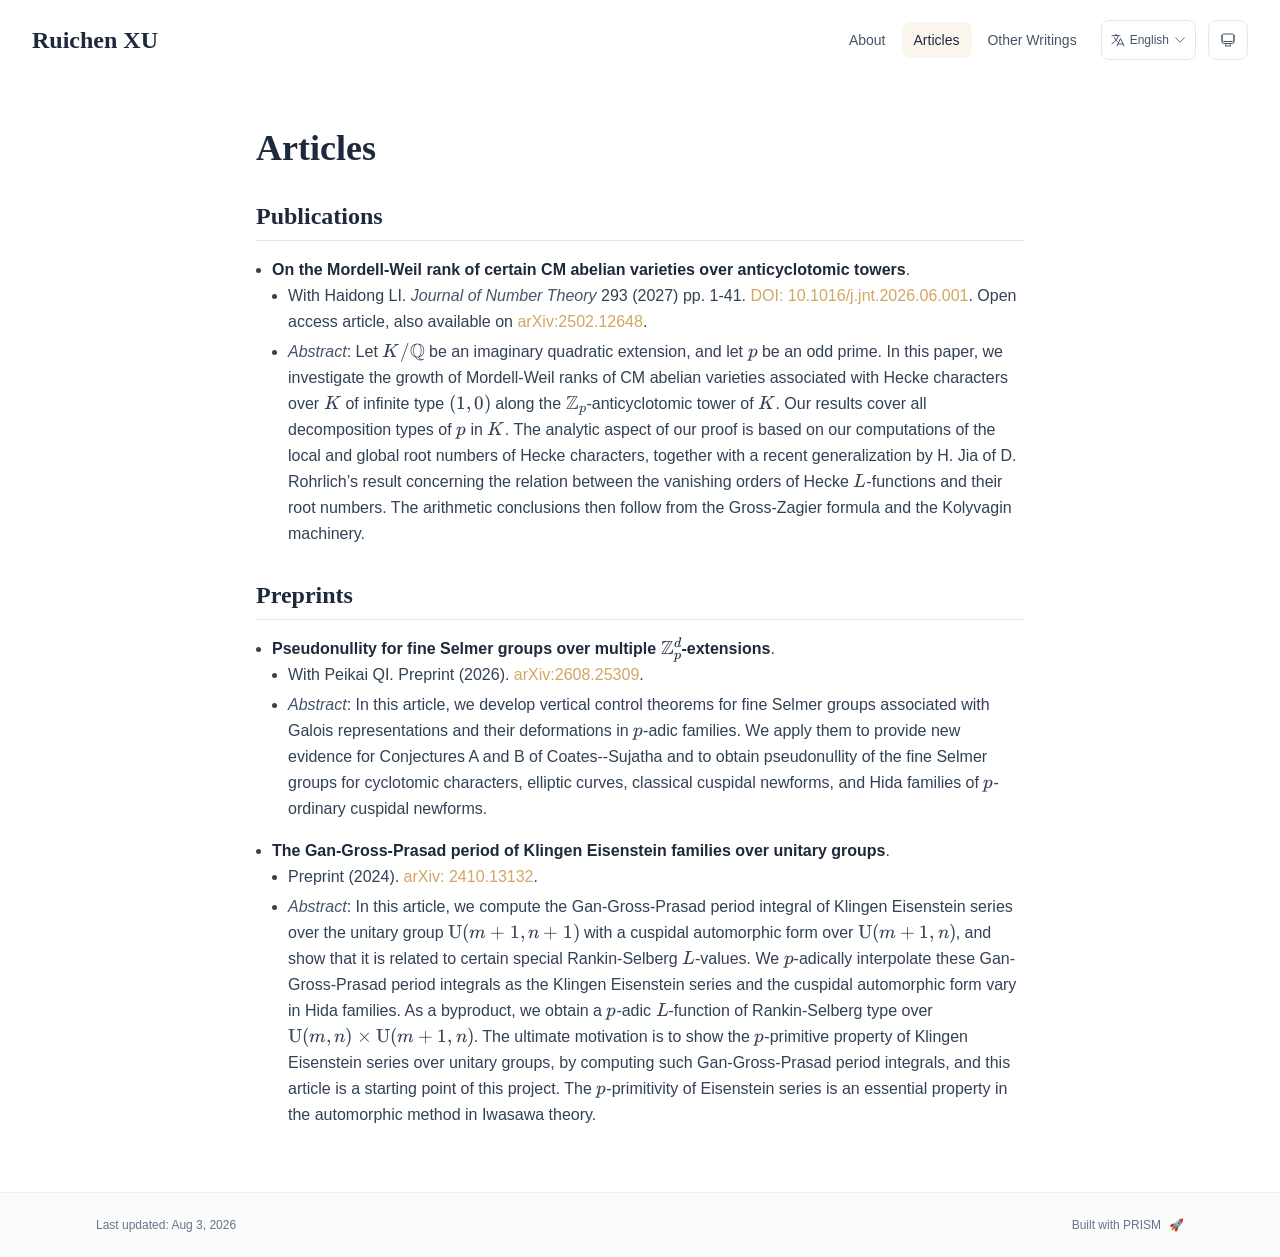
<file: articles/index.html>
<!DOCTYPE html><html lang="en" class="scroll-smooth"><head><meta charSet="utf-8"/><meta name="viewport" content="width=device-width, initial-scale=1"/><link rel="stylesheet" href="/_next/static/css/a2236ed3a697cd6c.css" data-precedence="next"/><link rel="stylesheet" href="/_next/static/css/862f91b59e97334f.css" data-precedence="next"/><link rel="preload" as="script" fetchPriority="low" href="/_next/static/chunks/webpack-9b3252a1c3b2d4f5.js"/><script src="/_next/static/chunks/4bd1b696-70b6d399998de86a.js" async=""></script><script src="/_next/static/chunks/684-5aaa8290a129f299.js" async=""></script><script src="/_next/static/chunks/main-app-7c06a26d48fae744.js" async=""></script><script src="/_next/static/chunks/461-a9a5d7b05a71d978.js" async=""></script><script src="/_next/static/chunks/874-6cc630662f3664af.js" async=""></script><script src="/_next/static/chunks/933-b21370172f728743.js" async=""></script><script src="/_next/static/chunks/app/layout-02b774780b918a92.js" async=""></script><script src="/_next/static/chunks/628fdacb-448eb9389e4a3378.js" async=""></script><script src="/_next/static/chunks/965-38d91ae3956b83cd.js" async=""></script><script src="/_next/static/chunks/748-87cad8b660119346.js" async=""></script><script src="/_next/static/chunks/app/%5Bslug%5D/page-2d3bf3d8156de846.js" async=""></script><link rel="icon" href="/favicon.svg" type="image/svg+xml"/><link rel="dns-prefetch" href="https://jialeliu.com"/><link rel="preconnect" href="https://jialeliu.com" crossorigin=""/><link rel="preload" as="font" type="font/woff2" href="https://jialeliu.com/fonts/georgiab.woff2" crossorigin=""/><script>
              try {
                const theme = localStorage.getItem('theme-storage');
                const parsed = theme ? JSON.parse(theme) : null;
                const setting = parsed?.state?.theme || 'system';
                const prefersDark = typeof window !== 'undefined' && window.matchMedia && window.matchMedia('(prefers-color-scheme: dark)').matches;
                const effective = setting === 'dark' ? 'dark' : (setting === 'light' ? 'light' : (prefersDark ? 'dark' : 'light'));
                var root = document.documentElement;
                root.classList.add(effective);
                root.setAttribute('data-theme', effective);
              } catch (e) {
                var root = document.documentElement;
                root.classList.add('light');
                root.setAttribute('data-theme', 'light');
              }
            </script><script>
    try {
      const cfg = {"enabled":true,"locales":["zh","en"],"defaultLocale":"en","mode":"fixed","fixedLocale":"en","persist":true,"switcher":true,"labels":{"zh":"中文","en":"English"}};
      const storageKey = 'locale-storage';
      const normalize = (value) => typeof value === 'string' ? value.trim().replace('_', '-').toLowerCase() : '';
      const matchLocale = (candidate) => {
        const normalized = normalize(candidate);
        if (!normalized) return null;
        if (cfg.locales.includes(normalized)) return normalized;
        const language = normalized.split('-')[0];
        if (cfg.locales.includes(language)) return language;
        return null;
      };

      let resolved = null;

      if (!cfg.enabled) {
        resolved = cfg.defaultLocale;
      } else if (cfg.persist) {
        resolved = matchLocale(localStorage.getItem(storageKey));
      }

      if (!resolved) {
        if (cfg.mode === 'fixed') {
          resolved = cfg.fixedLocale;
        } else {
          resolved = matchLocale(navigator.language);
        }
      }

      if (!resolved) {
        resolved = cfg.defaultLocale;
      }

      const root = document.documentElement;
      root.lang = resolved;
      root.setAttribute('data-locale', resolved);

      if (cfg.persist) {
        localStorage.setItem(storageKey, resolved);
      }
    } catch (e) {
      const root = document.documentElement;
      root.lang = 'en';
      root.setAttribute('data-locale', 'en');
    }
  </script><title>Articles | Ruichen XU</title><meta name="author" content="Ruichen XU"/><meta name="keywords" content="Ruichen XU,PhD,Research,University of Vienna"/><meta name="creator" content="Ruichen XU"/><meta name="publisher" content="Ruichen XU"/><meta property="og:title" content="Ruichen XU"/><meta property="og:description" content="Postdoctoral Researcher in the University of Vienna"/><meta property="og:site_name" content="Ruichen XU&#x27;s Academic Website"/><meta property="og:locale" content="en_US"/><meta property="og:type" content="website"/><meta name="twitter:card" content="summary"/><meta name="twitter:title" content="Ruichen XU"/><meta name="twitter:description" content="Postdoctoral Researcher in the University of Vienna"/><link rel="icon" href="/favicon.svg"/><script>document.querySelectorAll('body link[rel="icon"], body link[rel="apple-touch-icon"]').forEach(el => document.head.appendChild(el))</script><script src="/_next/static/chunks/polyfills-42372ed130431b0a.js" noModule=""></script></head><body class="font-sans antialiased"><div style="visibility:hidden"><nav class="fixed top-0 left-0 right-0 z-50" data-headlessui-state=""><div class="transition-all duration-300 ease-out bg-transparent" style="transform:translateY(-100px)"><div class="max-w-7xl mx-auto px-4 sm:px-6 lg:px-8"><div class="flex justify-between items-center h-16 lg:h-20"><div class="flex-shrink-0" tabindex="0"><a class="text-xl lg:text-2xl font-serif font-semibold text-primary hover:text-accent transition-colors duration-200" href="/">Ruichen XU</a></div><div class="hidden lg:block"><div class="ml-10 flex items-center space-x-3"><div class="relative flex items-baseline space-x-1"><a data-nav-href="/" class="relative px-3 py-2 text-sm font-medium rounded-lg transition-colors duration-150 text-neutral-600" href="/">About</a><a data-nav-href="/articles" class="relative px-3 py-2 text-sm font-medium rounded-lg transition-colors duration-150 text-primary" href="/articles/">Articles</a><a data-nav-href="/writings" class="relative px-3 py-2 text-sm font-medium rounded-lg transition-colors duration-150 text-neutral-600" href="/writings/">Other Writings</a></div><div class="flex items-center justify-center w-14 h-10 rounded-lg border border-neutral-200 dark:border-[rgba(148,163,184,0.24)] bg-background dark:bg-neutral-800"><div class="w-6 h-4 rounded bg-neutral-300 animate-pulse"></div></div><div class="flex items-center justify-center w-10 h-10 rounded-lg border border-neutral-200 dark:border-[rgba(148,163,184,0.24)] bg-background dark:bg-neutral-800"><div class="w-4 h-4 rounded-full bg-neutral-300 animate-pulse"></div></div></div></div><div class="lg:hidden flex items-center space-x-2"><div class="flex items-center justify-center w-14 h-10 rounded-lg border border-neutral-200 dark:border-[rgba(148,163,184,0.24)] bg-background dark:bg-neutral-800"><div class="w-6 h-4 rounded bg-neutral-300 animate-pulse"></div></div><div class="flex items-center justify-center w-10 h-10 rounded-lg border border-neutral-200 dark:border-[rgba(148,163,184,0.24)] bg-background dark:bg-neutral-800"><div class="w-4 h-4 rounded-full bg-neutral-300 animate-pulse"></div></div><button class="inline-flex items-center justify-center p-2 rounded-md text-neutral-600 hover:text-primary hover:bg-neutral-100 dark:hover:bg-neutral-800 focus:outline-none focus:ring-2 focus:ring-inset focus:ring-accent transition-colors duration-200" id="headlessui-disclosure-button-«R7pdb»" type="button" aria-expanded="false" data-headlessui-state=""><span class="sr-only">Open main menu</span><div><svg xmlns="http://www.w3.org/2000/svg" fill="none" viewBox="0 0 24 24" stroke-width="1.5" stroke="currentColor" aria-hidden="true" data-slot="icon" class="block h-6 w-6"><path stroke-linecap="round" stroke-linejoin="round" d="M3.75 6.75h16.5M3.75 12h16.5m-16.5 5.25h16.5"></path></svg></div></button></div></div></div></div></nav><main class="min-h-screen pt-16 lg:pt-20"><div class="max-w-4xl mx-auto px-4 sm:px-6 lg:px-8 py-12"><div class="max-w-3xl mx-auto" style="opacity:0;transform:translateY(20px)"><h1 class="text-4xl font-serif font-bold text-primary mb-4">Articles</h1><div class="text-neutral-700 dark:text-neutral-600 leading-relaxed"><h2 class="text-2xl font-serif font-bold text-primary mt-8 mb-4 border-b border-neutral-200 dark:border-neutral-800 pb-2">Publications</h2>
<ul class="list-disc list-inside mb-4 space-y-1 ml-4">
<li class="mb-1"><strong class="font-semibold text-primary">On the Mordell-Weil rank of certain CM abelian varieties over anticyclotomic towers</strong>.<!-- -->
<ul class="list-disc list-inside mb-4 space-y-1 ml-4">
<li class="mb-1">With Haidong LI. <em class="italic text-neutral-600 dark:text-neutral-500">Journal of Number Theory</em> 293 (2027) pp. 1-41. <a href="https://doi.org/10.1016/j.jnt.2026.06.001" node="[object Object]" target="_blank" rel="noopener noreferrer" class="text-accent font-medium transition-all duration-200 rounded hover:bg-accent/10 hover:shadow-sm">DOI: 10.1016/j.jnt.2026.06.001</a>. Open access article, also available on <a href="https://arxiv.org/abs/2502.12648" node="[object Object]" target="_blank" rel="noopener noreferrer" class="text-accent font-medium transition-all duration-200 rounded hover:bg-accent/10 hover:shadow-sm">arXiv:2502.12648</a>.</li>
<li class="mb-1"><em class="italic text-neutral-600 dark:text-neutral-500">Abstract</em>: Let <span class="katex"><span class="katex-mathml"><math xmlns="http://www.w3.org/1998/Math/MathML"><semantics><mrow><mi>K</mi><mi mathvariant="normal">/</mi><mi mathvariant="double-struck">Q</mi></mrow><annotation encoding="application/x-tex">K/\mathbb{Q}</annotation></semantics></math></span><span class="katex-html" aria-hidden="true"><span class="base"><span class="strut" style="height:1em;vertical-align:-0.25em"></span><span class="mord mathnormal" style="margin-right:0.0715em">K</span><span class="mord">/</span><span class="mord mathbb">Q</span></span></span></span> be an imaginary quadratic extension, and let <span class="katex"><span class="katex-mathml"><math xmlns="http://www.w3.org/1998/Math/MathML"><semantics><mrow><mi>p</mi></mrow><annotation encoding="application/x-tex">p</annotation></semantics></math></span><span class="katex-html" aria-hidden="true"><span class="base"><span class="strut" style="height:0.625em;vertical-align:-0.1944em"></span><span class="mord mathnormal">p</span></span></span></span> be an odd prime. In this paper, we investigate the growth of Mordell-Weil ranks of CM abelian varieties associated with Hecke characters over <span class="katex"><span class="katex-mathml"><math xmlns="http://www.w3.org/1998/Math/MathML"><semantics><mrow><mi>K</mi></mrow><annotation encoding="application/x-tex">K</annotation></semantics></math></span><span class="katex-html" aria-hidden="true"><span class="base"><span class="strut" style="height:0.6833em"></span><span class="mord mathnormal" style="margin-right:0.0715em">K</span></span></span></span> of infinite type <span class="katex"><span class="katex-mathml"><math xmlns="http://www.w3.org/1998/Math/MathML"><semantics><mrow><mo stretchy="false">(</mo><mn>1</mn><mo separator="true">,</mo><mn>0</mn><mo stretchy="false">)</mo></mrow><annotation encoding="application/x-tex">(1,0)</annotation></semantics></math></span><span class="katex-html" aria-hidden="true"><span class="base"><span class="strut" style="height:1em;vertical-align:-0.25em"></span><span class="mopen">(</span><span class="mord">1</span><span class="mpunct">,</span><span class="mspace" style="margin-right:0.1667em"></span><span class="mord">0</span><span class="mclose">)</span></span></span></span> along the <span class="katex"><span class="katex-mathml"><math xmlns="http://www.w3.org/1998/Math/MathML"><semantics><mrow><msub><mi mathvariant="double-struck">Z</mi><mi>p</mi></msub></mrow><annotation encoding="application/x-tex">\mathbb{Z}_p</annotation></semantics></math></span><span class="katex-html" aria-hidden="true"><span class="base"><span class="strut" style="height:0.975em;vertical-align:-0.2861em"></span><span class="mord"><span class="mord mathbb">Z</span><span class="msupsub"><span class="vlist-t vlist-t2"><span class="vlist-r"><span class="vlist" style="height:0.1514em"><span style="top:-2.55em;margin-left:0em;margin-right:0.05em"><span class="pstrut" style="height:2.7em"></span><span class="sizing reset-size6 size3 mtight"><span class="mord mathnormal mtight">p</span></span></span></span><span class="vlist-s">​</span></span><span class="vlist-r"><span class="vlist" style="height:0.2861em"><span></span></span></span></span></span></span></span></span></span>-anticyclotomic tower of <span class="katex"><span class="katex-mathml"><math xmlns="http://www.w3.org/1998/Math/MathML"><semantics><mrow><mi>K</mi></mrow><annotation encoding="application/x-tex">K</annotation></semantics></math></span><span class="katex-html" aria-hidden="true"><span class="base"><span class="strut" style="height:0.6833em"></span><span class="mord mathnormal" style="margin-right:0.0715em">K</span></span></span></span>. Our results cover all decomposition types of <span class="katex"><span class="katex-mathml"><math xmlns="http://www.w3.org/1998/Math/MathML"><semantics><mrow><mi>p</mi></mrow><annotation encoding="application/x-tex">p</annotation></semantics></math></span><span class="katex-html" aria-hidden="true"><span class="base"><span class="strut" style="height:0.625em;vertical-align:-0.1944em"></span><span class="mord mathnormal">p</span></span></span></span> in <span class="katex"><span class="katex-mathml"><math xmlns="http://www.w3.org/1998/Math/MathML"><semantics><mrow><mi>K</mi></mrow><annotation encoding="application/x-tex">K</annotation></semantics></math></span><span class="katex-html" aria-hidden="true"><span class="base"><span class="strut" style="height:0.6833em"></span><span class="mord mathnormal" style="margin-right:0.0715em">K</span></span></span></span>.
The analytic aspect of our proof is based on our computations of the local and global root numbers of Hecke characters, together with a recent generalization by H. Jia of D. Rohrlich’s result concerning the relation between the vanishing orders of Hecke <span class="katex"><span class="katex-mathml"><math xmlns="http://www.w3.org/1998/Math/MathML"><semantics><mrow><mi>L</mi></mrow><annotation encoding="application/x-tex">L</annotation></semantics></math></span><span class="katex-html" aria-hidden="true"><span class="base"><span class="strut" style="height:0.6833em"></span><span class="mord mathnormal">L</span></span></span></span>-functions and their root numbers. The arithmetic conclusions then follow from the Gross-Zagier formula and the Kolyvagin machinery.</li>
</ul>
</li>
</ul>
<h2 class="text-2xl font-serif font-bold text-primary mt-8 mb-4 border-b border-neutral-200 dark:border-neutral-800 pb-2">Preprints</h2>
<ul class="list-disc list-inside mb-4 space-y-1 ml-4">
<li class="mb-1">
<p class="mb-4 last:mb-0"><strong class="font-semibold text-primary">Pseudonullity for fine Selmer groups over multiple <span class="katex"><span class="katex-mathml"><math xmlns="http://www.w3.org/1998/Math/MathML"><semantics><mrow><msubsup><mi mathvariant="double-struck">Z</mi><mi>p</mi><mi>d</mi></msubsup></mrow><annotation encoding="application/x-tex">\mathbb{Z}_p^{d}</annotation></semantics></math></span><span class="katex-html" aria-hidden="true"><span class="base"><span class="strut" style="height:1.2322em;vertical-align:-0.3831em"></span><span class="mord"><span class="mord mathbb">Z</span><span class="msupsub"><span class="vlist-t vlist-t2"><span class="vlist-r"><span class="vlist" style="height:0.8491em"><span style="top:-2.453em;margin-left:0em;margin-right:0.05em"><span class="pstrut" style="height:2.7em"></span><span class="sizing reset-size6 size3 mtight"><span class="mord mathnormal mtight">p</span></span></span><span style="top:-3.063em;margin-right:0.05em"><span class="pstrut" style="height:2.7em"></span><span class="sizing reset-size6 size3 mtight"><span class="mord mtight"><span class="mord mathnormal mtight">d</span></span></span></span></span><span class="vlist-s">​</span></span><span class="vlist-r"><span class="vlist" style="height:0.3831em"><span></span></span></span></span></span></span></span></span></span>-extensions</strong>.</p>
<ul class="list-disc list-inside mb-4 space-y-1 ml-4">
<li class="mb-1">With Peikai QI. Preprint (2026). <a href="https://arxiv.org/abs/2608.25309" node="[object Object]" target="_blank" rel="noopener noreferrer" class="text-accent font-medium transition-all duration-200 rounded hover:bg-accent/10 hover:shadow-sm">arXiv:2608.25309</a>.</li>
<li class="mb-1"><em class="italic text-neutral-600 dark:text-neutral-500">Abstract</em>: In this article, we develop vertical control theorems for fine Selmer groups associated with Galois representations and their deformations in <span class="katex"><span class="katex-mathml"><math xmlns="http://www.w3.org/1998/Math/MathML"><semantics><mrow><mi>p</mi></mrow><annotation encoding="application/x-tex">p</annotation></semantics></math></span><span class="katex-html" aria-hidden="true"><span class="base"><span class="strut" style="height:0.625em;vertical-align:-0.1944em"></span><span class="mord mathnormal">p</span></span></span></span>-adic families. We apply them to provide new evidence for Conjectures A and B of Coates--Sujatha and to obtain pseudonullity of the fine Selmer groups for cyclotomic characters, elliptic curves, classical cuspidal newforms, and Hida families of <span class="katex"><span class="katex-mathml"><math xmlns="http://www.w3.org/1998/Math/MathML"><semantics><mrow><mi>p</mi></mrow><annotation encoding="application/x-tex">p</annotation></semantics></math></span><span class="katex-html" aria-hidden="true"><span class="base"><span class="strut" style="height:0.625em;vertical-align:-0.1944em"></span><span class="mord mathnormal">p</span></span></span></span>-ordinary cuspidal newforms.</li>
</ul>
</li>
<li class="mb-1">
<p class="mb-4 last:mb-0"><strong class="font-semibold text-primary">The Gan-Gross-Prasad period of Klingen Eisenstein families over unitary groups</strong>.</p>
<ul class="list-disc list-inside mb-4 space-y-1 ml-4">
<li class="mb-1">Preprint (2024). <a href="https://arxiv.org/abs/2410.13132" node="[object Object]" target="_blank" rel="noopener noreferrer" class="text-accent font-medium transition-all duration-200 rounded hover:bg-accent/10 hover:shadow-sm">arXiv: 2410.13132</a>.</li>
<li class="mb-1"><em class="italic text-neutral-600 dark:text-neutral-500">Abstract</em>: In this article, we compute the Gan-Gross-Prasad period integral of Klingen Eisenstein series over the unitary group <span class="katex"><span class="katex-mathml"><math xmlns="http://www.w3.org/1998/Math/MathML"><semantics><mrow><mi mathvariant="normal">U</mi><mo stretchy="false">(</mo><mi>m</mi><mo>+</mo><mn>1</mn><mo separator="true">,</mo><mi>n</mi><mo>+</mo><mn>1</mn><mo stretchy="false">)</mo></mrow><annotation encoding="application/x-tex">\mathrm{U}(m+1,n+1)</annotation></semantics></math></span><span class="katex-html" aria-hidden="true"><span class="base"><span class="strut" style="height:1em;vertical-align:-0.25em"></span><span class="mord mathrm">U</span><span class="mopen">(</span><span class="mord mathnormal">m</span><span class="mspace" style="margin-right:0.2222em"></span><span class="mbin">+</span><span class="mspace" style="margin-right:0.2222em"></span></span><span class="base"><span class="strut" style="height:0.8389em;vertical-align:-0.1944em"></span><span class="mord">1</span><span class="mpunct">,</span><span class="mspace" style="margin-right:0.1667em"></span><span class="mord mathnormal">n</span><span class="mspace" style="margin-right:0.2222em"></span><span class="mbin">+</span><span class="mspace" style="margin-right:0.2222em"></span></span><span class="base"><span class="strut" style="height:1em;vertical-align:-0.25em"></span><span class="mord">1</span><span class="mclose">)</span></span></span></span> with a cuspidal automorphic form over <span class="katex"><span class="katex-mathml"><math xmlns="http://www.w3.org/1998/Math/MathML"><semantics><mrow><mi mathvariant="normal">U</mi><mo stretchy="false">(</mo><mi>m</mi><mo>+</mo><mn>1</mn><mo separator="true">,</mo><mi>n</mi><mo stretchy="false">)</mo></mrow><annotation encoding="application/x-tex">\mathrm{U}(m+1,n)</annotation></semantics></math></span><span class="katex-html" aria-hidden="true"><span class="base"><span class="strut" style="height:1em;vertical-align:-0.25em"></span><span class="mord mathrm">U</span><span class="mopen">(</span><span class="mord mathnormal">m</span><span class="mspace" style="margin-right:0.2222em"></span><span class="mbin">+</span><span class="mspace" style="margin-right:0.2222em"></span></span><span class="base"><span class="strut" style="height:1em;vertical-align:-0.25em"></span><span class="mord">1</span><span class="mpunct">,</span><span class="mspace" style="margin-right:0.1667em"></span><span class="mord mathnormal">n</span><span class="mclose">)</span></span></span></span>, and show that it is related to certain special Rankin-Selberg <span class="katex"><span class="katex-mathml"><math xmlns="http://www.w3.org/1998/Math/MathML"><semantics><mrow><mi>L</mi></mrow><annotation encoding="application/x-tex">L</annotation></semantics></math></span><span class="katex-html" aria-hidden="true"><span class="base"><span class="strut" style="height:0.6833em"></span><span class="mord mathnormal">L</span></span></span></span>-values. We <span class="katex"><span class="katex-mathml"><math xmlns="http://www.w3.org/1998/Math/MathML"><semantics><mrow><mi>p</mi></mrow><annotation encoding="application/x-tex">p</annotation></semantics></math></span><span class="katex-html" aria-hidden="true"><span class="base"><span class="strut" style="height:0.625em;vertical-align:-0.1944em"></span><span class="mord mathnormal">p</span></span></span></span>-adically interpolate these Gan-Gross-Prasad period integrals as the Klingen Eisenstein series and the cuspidal automorphic form vary in Hida families. As a byproduct, we obtain a <span class="katex"><span class="katex-mathml"><math xmlns="http://www.w3.org/1998/Math/MathML"><semantics><mrow><mi>p</mi></mrow><annotation encoding="application/x-tex">p</annotation></semantics></math></span><span class="katex-html" aria-hidden="true"><span class="base"><span class="strut" style="height:0.625em;vertical-align:-0.1944em"></span><span class="mord mathnormal">p</span></span></span></span>-adic <span class="katex"><span class="katex-mathml"><math xmlns="http://www.w3.org/1998/Math/MathML"><semantics><mrow><mi>L</mi></mrow><annotation encoding="application/x-tex">L</annotation></semantics></math></span><span class="katex-html" aria-hidden="true"><span class="base"><span class="strut" style="height:0.6833em"></span><span class="mord mathnormal">L</span></span></span></span>-function of Rankin-Selberg type over <span class="katex"><span class="katex-mathml"><math xmlns="http://www.w3.org/1998/Math/MathML"><semantics><mrow><mi mathvariant="normal">U</mi><mo stretchy="false">(</mo><mi>m</mi><mo separator="true">,</mo><mi>n</mi><mo stretchy="false">)</mo><mo>×</mo><mi mathvariant="normal">U</mi><mo stretchy="false">(</mo><mi>m</mi><mo>+</mo><mn>1</mn><mo separator="true">,</mo><mi>n</mi><mo stretchy="false">)</mo></mrow><annotation encoding="application/x-tex">\mathrm{U}(m,n) \times \mathrm{U}(m+1,n)</annotation></semantics></math></span><span class="katex-html" aria-hidden="true"><span class="base"><span class="strut" style="height:1em;vertical-align:-0.25em"></span><span class="mord mathrm">U</span><span class="mopen">(</span><span class="mord mathnormal">m</span><span class="mpunct">,</span><span class="mspace" style="margin-right:0.1667em"></span><span class="mord mathnormal">n</span><span class="mclose">)</span><span class="mspace" style="margin-right:0.2222em"></span><span class="mbin">×</span><span class="mspace" style="margin-right:0.2222em"></span></span><span class="base"><span class="strut" style="height:1em;vertical-align:-0.25em"></span><span class="mord mathrm">U</span><span class="mopen">(</span><span class="mord mathnormal">m</span><span class="mspace" style="margin-right:0.2222em"></span><span class="mbin">+</span><span class="mspace" style="margin-right:0.2222em"></span></span><span class="base"><span class="strut" style="height:1em;vertical-align:-0.25em"></span><span class="mord">1</span><span class="mpunct">,</span><span class="mspace" style="margin-right:0.1667em"></span><span class="mord mathnormal">n</span><span class="mclose">)</span></span></span></span>. The ultimate motivation is to show the <span class="katex"><span class="katex-mathml"><math xmlns="http://www.w3.org/1998/Math/MathML"><semantics><mrow><mi>p</mi></mrow><annotation encoding="application/x-tex">p</annotation></semantics></math></span><span class="katex-html" aria-hidden="true"><span class="base"><span class="strut" style="height:0.625em;vertical-align:-0.1944em"></span><span class="mord mathnormal">p</span></span></span></span>-primitive property of Klingen Eisenstein series over unitary groups, by computing such Gan-Gross-Prasad period integrals, and this article is a starting point of this project. The <span class="katex"><span class="katex-mathml"><math xmlns="http://www.w3.org/1998/Math/MathML"><semantics><mrow><mi>p</mi></mrow><annotation encoding="application/x-tex">p</annotation></semantics></math></span><span class="katex-html" aria-hidden="true"><span class="base"><span class="strut" style="height:0.625em;vertical-align:-0.1944em"></span><span class="mord mathnormal">p</span></span></span></span>-primitivity of Eisenstein series is an essential property in the automorphic method in Iwasawa theory.</li>
</ul>
</li>
</ul></div></div></div><!--$--><!--/$--><!--$--><!--/$--></main><footer class="border-t border-neutral-200/50 bg-neutral-50/50 dark:bg-neutral-900/50 dark:border-neutral-700/50"><div class="max-w-6xl mx-auto px-4 sm:px-6 lg:px-8 py-6"><div class="flex flex-col sm:flex-row justify-between items-center gap-2"><p class="text-xs text-neutral-500">Last updated<!-- -->: <!-- -->Aug 3, 2026</p><p class="text-xs text-neutral-500 flex items-center"><a href="https://github.com/xyjoey/PRISM" target="_blank" rel="noopener noreferrer">Built with PRISM</a><span class="ml-2">🚀</span></p></div></div></footer></div><script src="/_next/static/chunks/webpack-9b3252a1c3b2d4f5.js" async=""></script><script>(self.__next_f=self.__next_f||[]).push([0])</script><script>self.__next_f.push([1,"1:\"$Sreact.fragment\"\n3:I[3719,[\"461\",\"static/chunks/461-a9a5d7b05a71d978.js\",\"874\",\"static/chunks/874-6cc630662f3664af.js\",\"933\",\"static/chunks/933-b21370172f728743.js\",\"177\",\"static/chunks/app/layout-02b774780b918a92.js\"],\"ThemeProvider\"]\n4:I[310,[\"461\",\"static/chunks/461-a9a5d7b05a71d978.js\",\"874\",\"static/chunks/874-6cc630662f3664af.js\",\"933\",\"static/chunks/933-b21370172f728743.js\",\"177\",\"static/chunks/app/layout-02b774780b918a92.js\"],\"LocaleProvider\"]\n5:I[4574,[\"461\",\"static/chunks/461-a9a5d7b05a71d978.js\",\"874\",\"static/chunks/874-6cc630662f3664af.js\",\"933\",\"static/chunks/933-b21370172f728743.js\",\"177\",\"static/chunks/app/layout-02b774780b918a92.js\"],\"default\"]\n6:I[7555,[],\"\"]\n7:I[1295,[],\"\"]\n8:I[2548,[\"461\",\"static/chunks/461-a9a5d7b05a71d978.js\",\"874\",\"static/chunks/874-6cc630662f3664af.js\",\"933\",\"static/chunks/933-b21370172f728743.js\",\"177\",\"static/chunks/app/layout-02b774780b918a92.js\"],\"default\"]\na:I[9665,[],\"MetadataBoundary\"]\nc:I[9665,[],\"OutletBoundary\"]\nf:I[4911,[],\"AsyncMetadataOutlet\"]\n11:I[9665,[],\"ViewportBoundary\"]\n13:I[6614,[],\"\"]\n:HL[\"/_next/static/css/a2236ed3a697cd6c.css\",\"style\"]\n:HL[\"/_next/static/css/862f91b59e97334f.css\",\"style\"]\n2:T5d8,\n    try {\n      const cfg = {\"enabled\":true,\"locales\":[\"zh\",\"en\"],\"defaultLocale\":\"en\",\"mode\":\"fixed\",\"fixedLocale\":\"en\",\"persist\":true,\"switcher\":true,\"labels\":{\"zh\":\"中文\",\"en\":\"English\"}};\n      const storageKey = 'locale-storage';\n      const normalize = (value) =\u003e typeof value === 'string' ? value.trim().replace('_', '-').toLowerCase() : '';\n      const matchLocale = (candidate) =\u003e {\n        const normalized = normalize(candidate);\n        if (!normalized) return null;\n        if (cfg.locales.includes(normalized)) return normalized;\n        const language = normalized.split('-')[0];\n        if (cfg.locales.includes(language)) return language;\n        return null;\n      };\n\n      let resolved = null;\n\n      if (!cfg.enabled) {\n        resolved = cfg.defaultLocale;\n      } else if (cfg.persist) {\n        resolved = matchLocale(localStorage.getItem(sto"])</script><script>self.__next_f.push([1,"rageKey));\n      }\n\n      if (!resolved) {\n        if (cfg.mode === 'fixed') {\n          resolved = cfg.fixedLocale;\n        } else {\n          resolved = matchLocale(navigator.language);\n        }\n      }\n\n      if (!resolved) {\n        resolved = cfg.defaultLocale;\n      }\n\n      const root = document.documentElement;\n      root.lang = resolved;\n      root.setAttribute('data-locale', resolved);\n\n      if (cfg.persist) {\n        localStorage.setItem(storageKey, resolved);\n      }\n    } catch (e) {\n      const root = document.documentElement;\n      root.lang = 'en';\n      root.setAttribute('data-locale', 'en');\n    }\n  "])</script><script>self.__next_f.push([1,"0:{\"P\":null,\"b\":\"phpOPqlVdnZtx-sge6V59\",\"p\":\"\",\"c\":[\"\",\"articles\",\"\"],\"i\":false,\"f\":[[[\"\",{\"children\":[[\"slug\",\"articles\",\"d\"],{\"children\":[\"__PAGE__\",{}]}]},\"$undefined\",\"$undefined\",true],[\"\",[\"$\",\"$1\",\"c\",{\"children\":[[[\"$\",\"link\",\"0\",{\"rel\":\"stylesheet\",\"href\":\"/_next/static/css/a2236ed3a697cd6c.css\",\"precedence\":\"next\",\"crossOrigin\":\"$undefined\",\"nonce\":\"$undefined\"}],[\"$\",\"link\",\"1\",{\"rel\":\"stylesheet\",\"href\":\"/_next/static/css/862f91b59e97334f.css\",\"precedence\":\"next\",\"crossOrigin\":\"$undefined\",\"nonce\":\"$undefined\"}]],[\"$\",\"html\",null,{\"lang\":\"en\",\"className\":\"scroll-smooth\",\"suppressHydrationWarning\":true,\"children\":[[\"$\",\"head\",null,{\"children\":[[\"$\",\"link\",null,{\"rel\":\"icon\",\"href\":\"/favicon.svg\",\"type\":\"image/svg+xml\"}],[\"$\",\"link\",null,{\"rel\":\"dns-prefetch\",\"href\":\"https://jialeliu.com\"}],[\"$\",\"link\",null,{\"rel\":\"preconnect\",\"href\":\"https://jialeliu.com\",\"crossOrigin\":\"\"}],[\"$\",\"link\",null,{\"rel\":\"preload\",\"as\":\"font\",\"type\":\"font/woff2\",\"href\":\"https://jialeliu.com/fonts/georgiab.woff2\",\"crossOrigin\":\"\"}],[\"$\",\"script\",null,{\"dangerouslySetInnerHTML\":{\"__html\":\"\\n              try {\\n                const theme = localStorage.getItem('theme-storage');\\n                const parsed = theme ? JSON.parse(theme) : null;\\n                const setting = parsed?.state?.theme || 'system';\\n                const prefersDark = typeof window !== 'undefined' \u0026\u0026 window.matchMedia \u0026\u0026 window.matchMedia('(prefers-color-scheme: dark)').matches;\\n                const effective = setting === 'dark' ? 'dark' : (setting === 'light' ? 'light' : (prefersDark ? 'dark' : 'light'));\\n                var root = document.documentElement;\\n                root.classList.add(effective);\\n                root.setAttribute('data-theme', effective);\\n              } catch (e) {\\n                var root = document.documentElement;\\n                root.classList.add('light');\\n                root.setAttribute('data-theme', 'light');\\n              }\\n            \"}}],[\"$\",\"script\",null,{\"dangerouslySetInnerHTML\":{\"__html\":\"$2\"}}]]}],[\"$\",\"body\",null,{\"className\":\"font-sans antialiased\",\"children\":[\"$\",\"$L3\",null,{\"children\":[\"$\",\"$L4\",null,{\"config\":{\"enabled\":true,\"locales\":[\"zh\",\"en\"],\"defaultLocale\":\"en\",\"mode\":\"fixed\",\"fixedLocale\":\"en\",\"persist\":true,\"switcher\":true,\"labels\":{\"zh\":\"中文\",\"en\":\"English\"}},\"children\":[[\"$\",\"$L5\",null,{\"items\":[{\"title\":\"About\",\"type\":\"page\",\"target\":\"about\",\"href\":\"/\"},{\"title\":\"Articles\",\"type\":\"page\",\"target\":\"articles\",\"href\":\"/articles\"},{\"title\":\"Other Writings\",\"type\":\"page\",\"target\":\"writings\",\"href\":\"/writings\"}],\"siteTitle\":\"Ruichen XU\",\"enableOnePageMode\":false,\"i18n\":\"$0:f:0:1:1:props:children:1:props:children:1:props:children:props:children:props:config\",\"itemsByLocale\":{\"zh\":[{\"title\":\"首页\",\"type\":\"page\",\"target\":\"about\",\"href\":\"/\"},{\"title\":\"文章\",\"type\":\"page\",\"target\":\"articles\",\"href\":\"/articles\"},{\"title\":\"杂文\",\"type\":\"page\",\"target\":\"writings\",\"href\":\"/writings\"}],\"en\":[{\"title\":\"About\",\"type\":\"page\",\"target\":\"about\",\"href\":\"/\"},{\"title\":\"Articles\",\"type\":\"page\",\"target\":\"articles\",\"href\":\"/articles\"},{\"title\":\"Other Writings\",\"type\":\"page\",\"target\":\"writings\",\"href\":\"/writings\"}]},\"siteTitleByLocale\":{\"zh\":\"徐睿晨\",\"en\":\"Ruichen XU\"}}],[\"$\",\"main\",null,{\"className\":\"min-h-screen pt-16 lg:pt-20\",\"children\":[\"$\",\"$L6\",null,{\"parallelRouterKey\":\"children\",\"error\":\"$undefined\",\"errorStyles\":\"$undefined\",\"errorScripts\":\"$undefined\",\"template\":[\"$\",\"$L7\",null,{}],\"templateStyles\":\"$undefined\",\"templateScripts\":\"$undefined\",\"notFound\":[[[\"$\",\"title\",null,{\"children\":\"404: This page could not be found.\"}],[\"$\",\"div\",null,{\"style\":{\"fontFamily\":\"system-ui,\\\"Segoe UI\\\",Roboto,Helvetica,Arial,sans-serif,\\\"Apple Color Emoji\\\",\\\"Segoe UI Emoji\\\"\",\"height\":\"100vh\",\"textAlign\":\"center\",\"display\":\"flex\",\"flexDirection\":\"column\",\"alignItems\":\"center\",\"justifyContent\":\"center\"},\"children\":[\"$\",\"div\",null,{\"children\":[[\"$\",\"style\",null,{\"dangerouslySetInnerHTML\":{\"__html\":\"body{color:#000;background:#fff;margin:0}.next-error-h1{border-right:1px solid rgba(0,0,0,.3)}@media (prefers-color-scheme:dark){body{color:#fff;background:#000}.next-error-h1{border-right:1px solid rgba(255,255,255,.3)}}\"}}],[\"$\",\"h1\",null,{\"className\":\"next-error-h1\",\"style\":{\"display\":\"inline-block\",\"margin\":\"0 20px 0 0\",\"padding\":\"0 23px 0 0\",\"fontSize\":24,\"fontWeight\":500,\"verticalAlign\":\"top\",\"lineHeight\":\"49px\"},\"children\":404}],[\"$\",\"div\",null,{\"style\":{\"display\":\"inline-block\"},\"children\":[\"$\",\"h2\",null,{\"style\":{\"fontSize\":14,\"fontWeight\":400,\"lineHeight\":\"49px\",\"margin\":0},\"children\":\"This page could not be found.\"}]}]]}]}]],[]],\"forbidden\":\"$undefined\",\"unauthorized\":\"$undefined\"}]}],[\"$\",\"$L8\",null,{\"lastUpdated\":\"Aug 3, 2026\",\"lastUpdatedByLocale\":{\"zh\":\"2026年5月28日\",\"en\":\"Aug 3, 2026\"},\"defaultLocale\":\"en\"}]]}]}]}]]}]]}],{\"children\":[[\"slug\",\"articles\",\"d\"],[\"$\",\"$1\",\"c\",{\"children\":[null,[\"$\",\"$L6\",null,{\"parallelRouterKey\":\"children\",\"error\":\"$undefined\",\"errorStyles\":\"$undefined\",\"errorScripts\":\"$undefined\",\"template\":[\"$\",\"$L7\",null,{}],\"templateStyles\":\"$undefined\",\"templateScripts\":\"$undefined\",\"notFound\":\"$undefined\",\"forbidden\":\"$undefined\",\"unauthorized\":\"$undefined\"}]]}],{\"children\":[\"__PAGE__\",[\"$\",\"$1\",\"c\",{\"children\":[\"$L9\",[\"$\",\"$La\",null,{\"children\":\"$Lb\"}],null,[\"$\",\"$Lc\",null,{\"children\":[\"$Ld\",\"$Le\",[\"$\",\"$Lf\",null,{\"promise\":\"$@10\"}]]}]]}],{},null,false]},null,false]},null,false],[\"$\",\"$1\",\"h\",{\"children\":[null,[\"$\",\"$1\",\"fvDtBq7N49QlNeUCsRRUu\",{\"children\":[[\"$\",\"$L11\",null,{\"children\":\"$L12\"}],null]}],null]}],false]],\"m\":\"$undefined\",\"G\":[\"$13\",\"$undefined\"],\"s\":false,\"S\":true}\n"])</script><script>self.__next_f.push([1,"14:\"$Sreact.suspense\"\n15:I[4911,[],\"AsyncMetadata\"]\n17:I[2382,[\"803\",\"static/chunks/628fdacb-448eb9389e4a3378.js\",\"461\",\"static/chunks/461-a9a5d7b05a71d978.js\",\"965\",\"static/chunks/965-38d91ae3956b83cd.js\",\"748\",\"static/chunks/748-87cad8b660119346.js\",\"182\",\"static/chunks/app/%5Bslug%5D/page-2d3bf3d8156de846.js\"],\"default\"]\nb:[\"$\",\"$14\",null,{\"fallback\":null,\"children\":[\"$\",\"$L15\",null,{\"promise\":\"$@16\"}]}]\n18:Tb25,"])</script><script>self.__next_f.push([1,"以下文章均使用英文书写，近期尚无将其翻译为中文的计划。\n\n\n\n## 论文\n- **《关于某些复乘阿贝尔簇在反分圆塔上的 Mordell–Weil 秩》**（**On the Mordell-Weil rank of certain CM abelian varieties over anticyclotomic towers**）\n  - 与李海东合作。*《数论杂志》*(*Journal of Number Theory*) 293 (2027) pp. 1-41. [DOI: 10.1016/j.jnt.2026.06.001](https://doi.org/10.1016/j.jnt.2026.06.001). 开放获取，另见[arXiv:2502.12648](https://arxiv.org/abs/2502.12648)\n  - *摘要*：设 $K$ 为虚二次数域扩张，$p$ 为奇素数。本文研究由无穷型为 $(1,0)$ 的 Hecke 特征所对应的复乘阿贝尔簇，其 Mordell–Weil 秩沿着$K$的$\\mathbb{Z}_p$-反分圆塔的增长行为。我们的结果涵盖了素数$p$在$K$中的所有分解类型。在解析方面，我们首先计算了相关 Hecke 特征的局部与整体根数，并结合贾海骏对 D. Rohrlich 关于 Hecke $L$-函数消失阶与根数关系之结果的最新推广，得到所需的解析结论。随后，通过 Gross–Zagier 公式与 Kolyvagin 方法，导出相应的算术结果。\n\n\n\n## 预印本\n\n- **《精细Selmer模在多重$\\mathbb{Z}_p^{d}$-扩张中的伪零性》** （**Pseudonullity for fine Selmer groups over multiple $\\mathbb{Z}_p^{d}$-extensions**） \n  - 与亓培凯合作。预印本 (2026)。  [arXiv:2608.25309](https://arxiv.org/abs/2608.25309).\n  - *摘要*: 本文研究Galois表示及其$p$-进形变族的精细Selmer群及其纵向控制定理。我们将该结果应用于Coates--Sujatha的猜想A和猜想B，得到其新证据。我们进一步将其应用到分圆特征、椭圆曲线、经典尖点新形式及$p$-常性尖点新形式的肥田族，得到其精细Selmer群的伪零性结果。\n\n- **《酉群上 Klingen Eisenstein 肥田族的 Gan–Gross–Prasad 周期积分》**（**The Gan-Gross-Prasad period of Klingen Eisenstein families over unitary groups**）\n  - 预印本（2024）。[arXiv: 2410.13132](https://arxiv.org/abs/2410.13132)。\n  - *摘要*：本文计算了酉群 $\\mathrm{U}(m+1,n+1)$ 上 Klingen Eisenstein 级数与 $\\mathrm{U}(m+1,n)$ 上尖点自守形式之间的 Gan–Gross–Prasad 周期积分，并证明该积分与某些特殊的 Rankin–Selberg $L$-函数值密切相关。进一步地，我们将这些 Gan–Gross–Prasad 周期积分当Klingen Eisenstein 级数与尖点自守形式分别沿肥田族变化时插值。作为副产物，我们构造了定义在$\\mathrm{U}(m,n)\\times \\mathrm{U}(m+1,n)$上的 Rankin–Selberg 型 $p$-进 $L$-函数。本工作的最终目标是通过计算此类 Gan–Gross–Prasad 周期积分，证明酉群上 Klingen Eisenstein 级数的 $p$-本原性。本文可视为该研究计划的起点。Eisenstein 级数的 $p$-本原性是岩泽理论中自守方法的一项关键性质。\n"])</script><script>self.__next_f.push([1,"19:Taf4,"])</script><script>self.__next_f.push([1,"## Publications\n- **On the Mordell-Weil rank of certain CM abelian varieties over anticyclotomic towers**.\n  - With Haidong LI. *Journal of Number Theory* 293 (2027) pp. 1-41. [DOI: 10.1016/j.jnt.2026.06.001](https://doi.org/10.1016/j.jnt.2026.06.001). Open access article, also available on [arXiv:2502.12648](https://arxiv.org/abs/2502.12648).\n  - *Abstract*: Let $K/\\mathbb{Q}$ be an imaginary quadratic extension, and let $p$ be an odd prime. In this paper, we investigate the growth of Mordell-Weil ranks of CM abelian varieties associated with Hecke characters over $K$ of infinite type $(1,0)$ along the $\\mathbb{Z}_p$-anticyclotomic tower of $K$. Our results cover all decomposition types of $p$ in $K$.\n    The analytic aspect of our proof is based on our computations of the local and global root numbers of Hecke characters, together with a recent generalization by H. Jia of D. Rohrlich’s result concerning the relation between the vanishing orders of Hecke $L$-functions and their root numbers. The arithmetic conclusions then follow from the Gross-Zagier formula and the Kolyvagin machinery.\n\n## Preprints\n\n- **Pseudonullity for fine Selmer groups over multiple $\\mathbb{Z}_p^{d}$-extensions**. \n  - With Peikai QI. Preprint (2026). [arXiv:2608.25309](https://arxiv.org/abs/2608.25309).\n  - *Abstract*: In this article, we develop vertical control theorems for fine Selmer groups associated with Galois representations and their deformations in $p$-adic families. We apply them to provide new evidence for Conjectures A and B of Coates--Sujatha and to obtain pseudonullity of the fine Selmer groups for cyclotomic characters, elliptic curves, classical cuspidal newforms, and Hida families of $p$-ordinary cuspidal newforms.\n\n\n- **The Gan-Gross-Prasad period of Klingen Eisenstein families over unitary groups**. \n  - Preprint (2024). [arXiv: 2410.13132](https://arxiv.org/abs/2410.13132).\n  - *Abstract*: In this article, we compute the Gan-Gross-Prasad period integral of Klingen Eisenstein series over the unitary group $\\mathrm{U}(m+1,n+1)$ with a cuspidal automorphic form over $\\mathrm{U}(m+1,n)$, and show that it is related to certain special Rankin-Selberg $L$-values. We $p$-adically interpolate these Gan-Gross-Prasad period integrals as the Klingen Eisenstein series and the cuspidal automorphic form vary in Hida families. As a byproduct, we obtain a $p$-adic $L$-function of Rankin-Selberg type over $\\mathrm{U}(m,n) \\times \\mathrm{U}(m+1,n)$. The ultimate motivation is to show the $p$-primitive property of Klingen Eisenstein series over unitary groups, by computing such Gan-Gross-Prasad period integrals, and this article is a starting point of this project. The $p$-primitivity of Eisenstein series is an essential property in the automorphic method in Iwasawa theory.\n"])</script><script>self.__next_f.push([1,"9:[\"$\",\"$L17\",null,{\"dataByLocale\":{\"zh\":{\"type\":\"text\",\"config\":{\"type\":\"text\",\"title\":\"文章\",\"source\":\"articles.md\"},\"content\":\"$18\"},\"en\":{\"type\":\"text\",\"config\":{\"type\":\"text\",\"title\":\"Articles\",\"source\":\"articles.md\"},\"content\":\"$19\"}},\"defaultLocale\":\"en\"}]\n"])</script><script>self.__next_f.push([1,"e:null\n"])</script><script>self.__next_f.push([1,"12:[[\"$\",\"meta\",\"0\",{\"charSet\":\"utf-8\"}],[\"$\",\"meta\",\"1\",{\"name\":\"viewport\",\"content\":\"width=device-width, initial-scale=1\"}]]\nd:null\n"])</script><script>self.__next_f.push([1,"16:{\"metadata\":[[\"$\",\"title\",\"0\",{\"children\":\"Articles | Ruichen XU\"}],[\"$\",\"meta\",\"1\",{\"name\":\"author\",\"content\":\"Ruichen XU\"}],[\"$\",\"meta\",\"2\",{\"name\":\"keywords\",\"content\":\"Ruichen XU,PhD,Research,University of Vienna\"}],[\"$\",\"meta\",\"3\",{\"name\":\"creator\",\"content\":\"Ruichen XU\"}],[\"$\",\"meta\",\"4\",{\"name\":\"publisher\",\"content\":\"Ruichen XU\"}],[\"$\",\"meta\",\"5\",{\"property\":\"og:title\",\"content\":\"Ruichen XU\"}],[\"$\",\"meta\",\"6\",{\"property\":\"og:description\",\"content\":\"Postdoctoral Researcher in the University of Vienna\"}],[\"$\",\"meta\",\"7\",{\"property\":\"og:site_name\",\"content\":\"Ruichen XU's Academic Website\"}],[\"$\",\"meta\",\"8\",{\"property\":\"og:locale\",\"content\":\"en_US\"}],[\"$\",\"meta\",\"9\",{\"property\":\"og:type\",\"content\":\"website\"}],[\"$\",\"meta\",\"10\",{\"name\":\"twitter:card\",\"content\":\"summary\"}],[\"$\",\"meta\",\"11\",{\"name\":\"twitter:title\",\"content\":\"Ruichen XU\"}],[\"$\",\"meta\",\"12\",{\"name\":\"twitter:description\",\"content\":\"Postdoctoral Researcher in the University of Vienna\"}],[\"$\",\"link\",\"13\",{\"rel\":\"icon\",\"href\":\"/favicon.svg\"}]],\"error\":null,\"digest\":\"$undefined\"}\n10:{\"metadata\":\"$16:metadata\",\"error\":null,\"digest\":\"$undefined\"}\n"])</script></body></html>
</file>
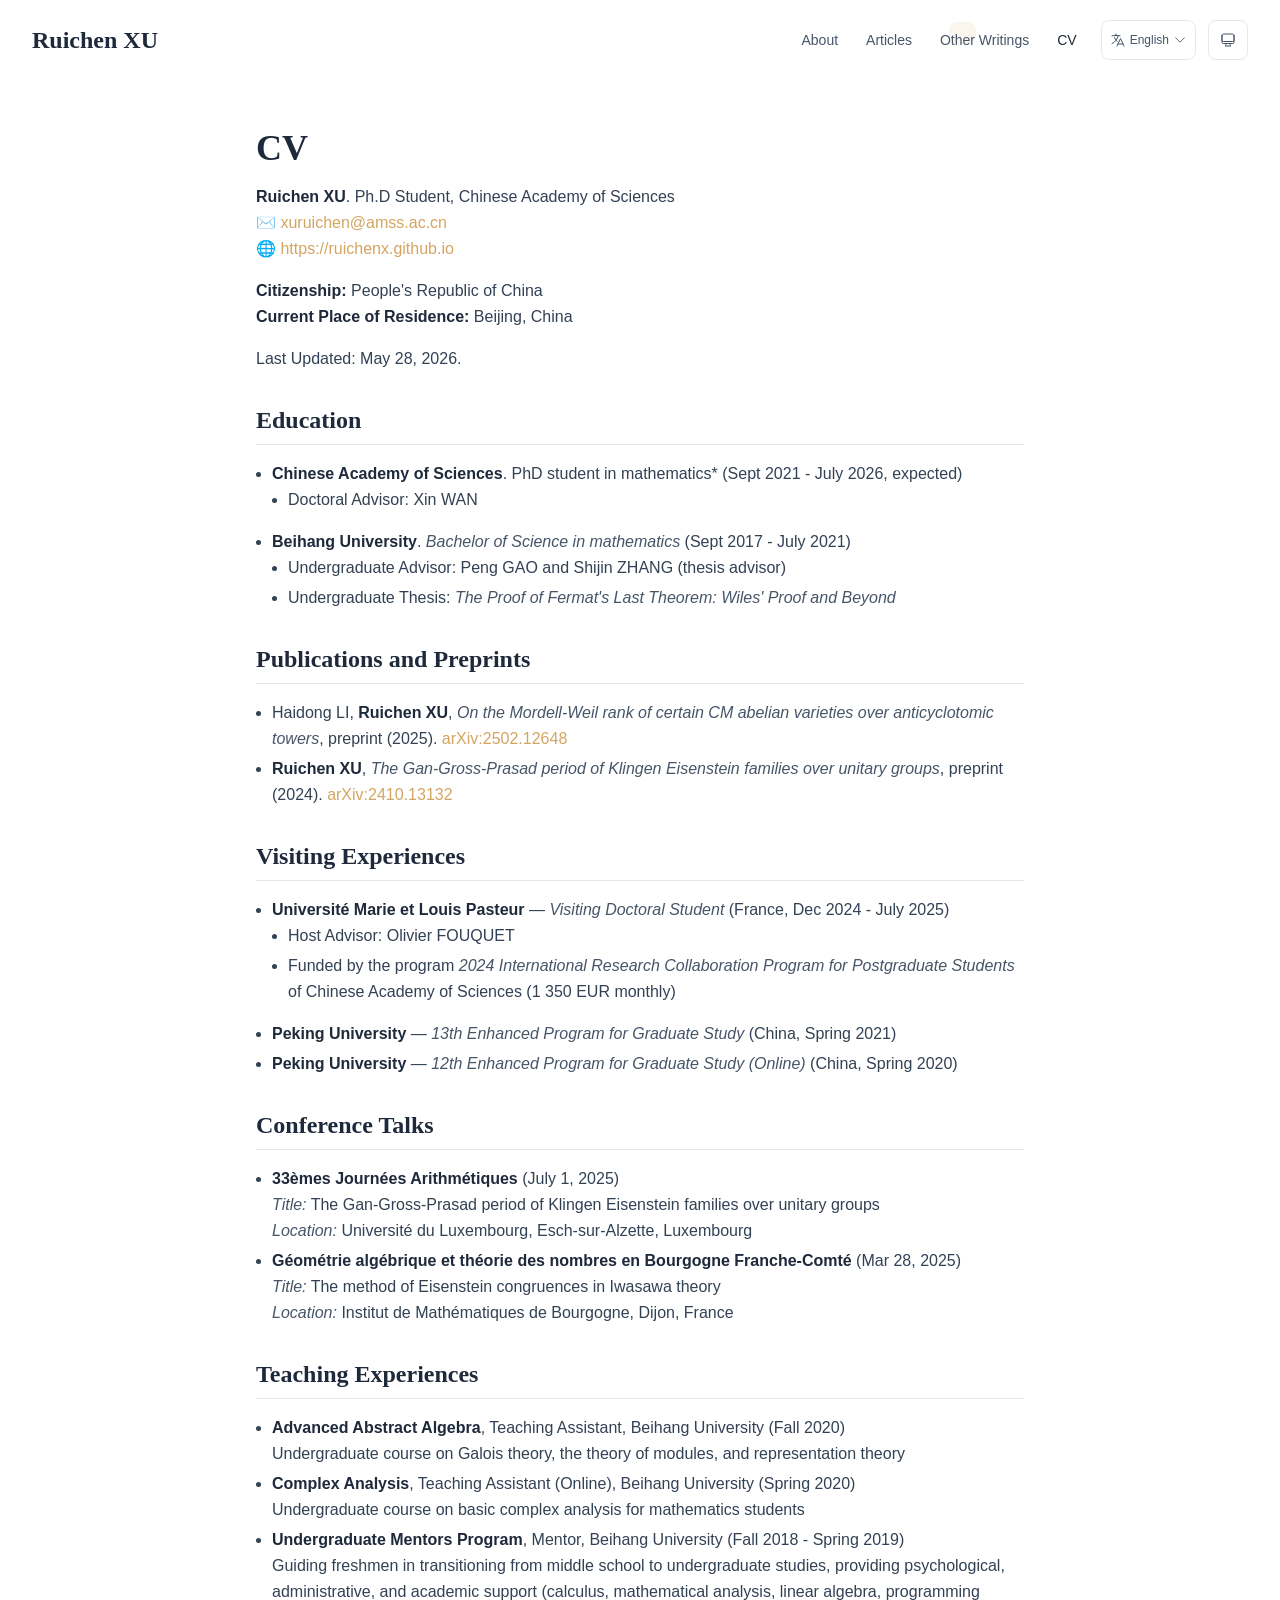
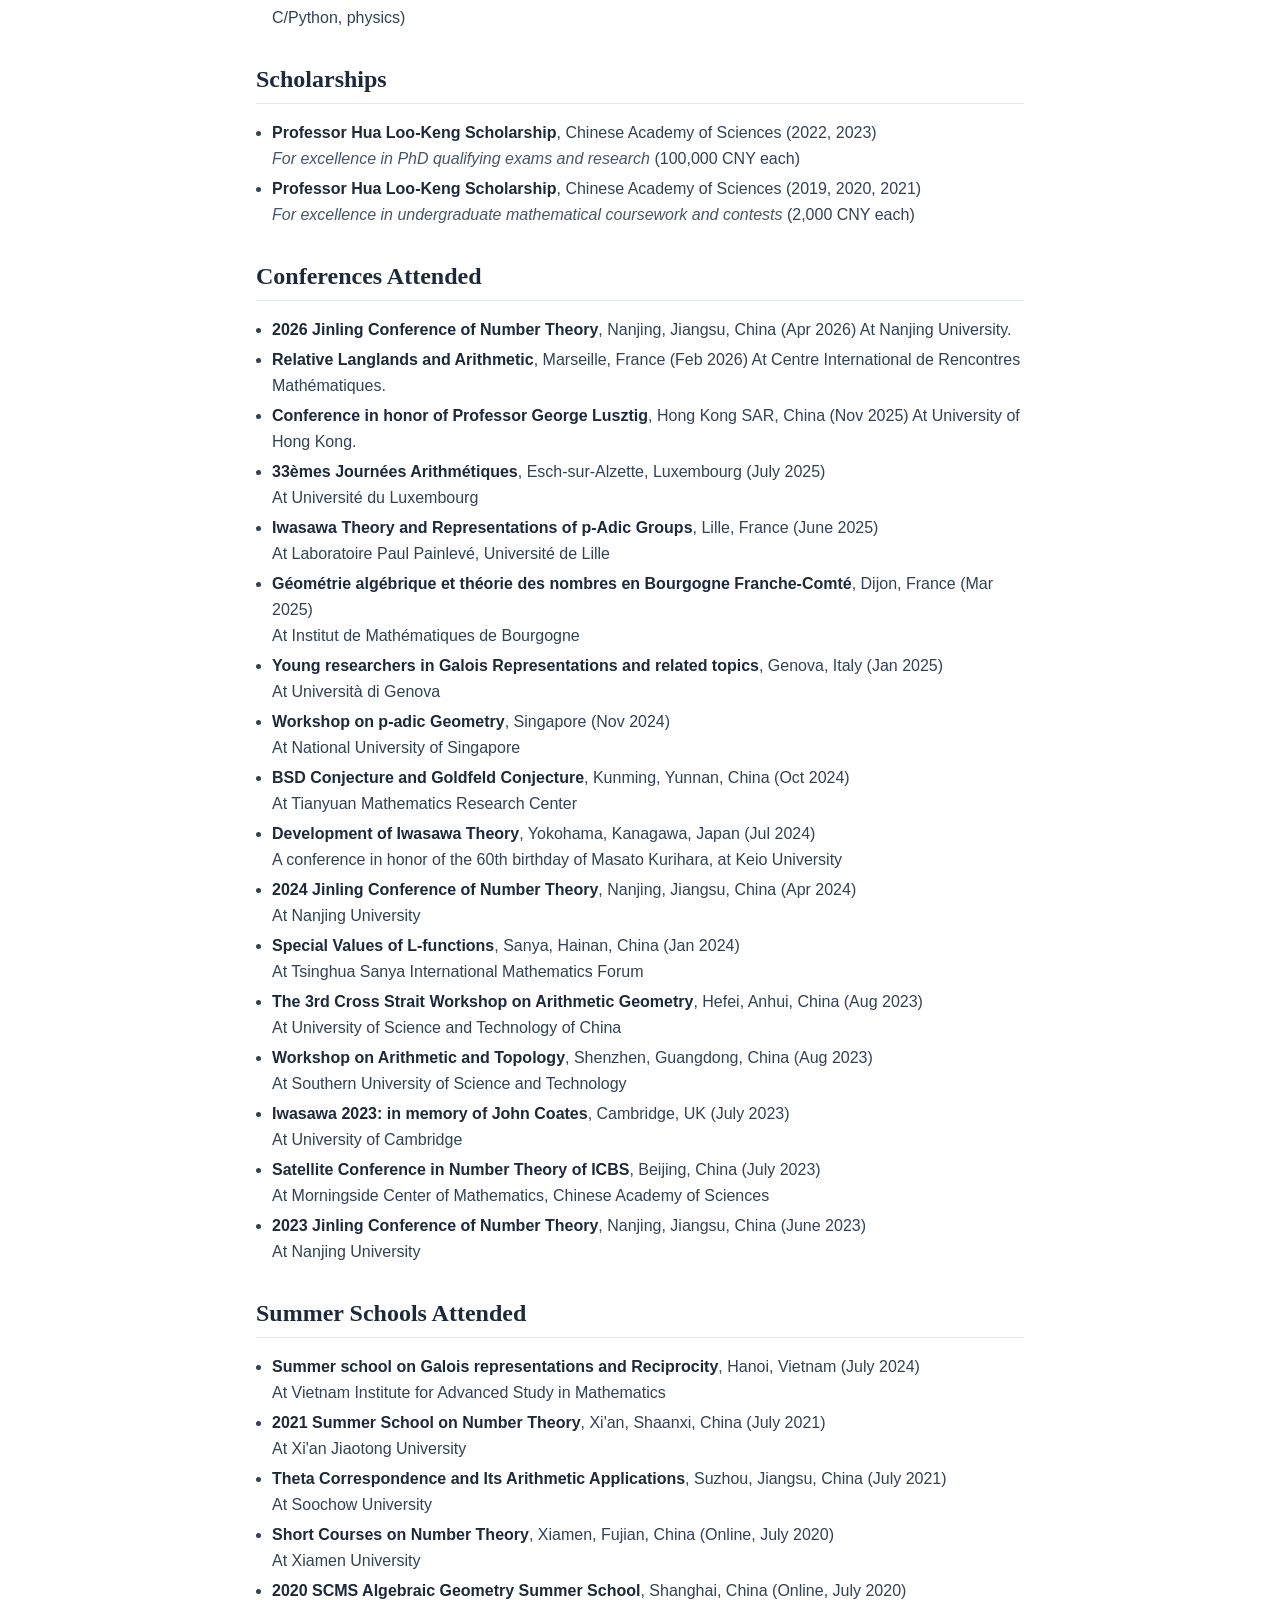
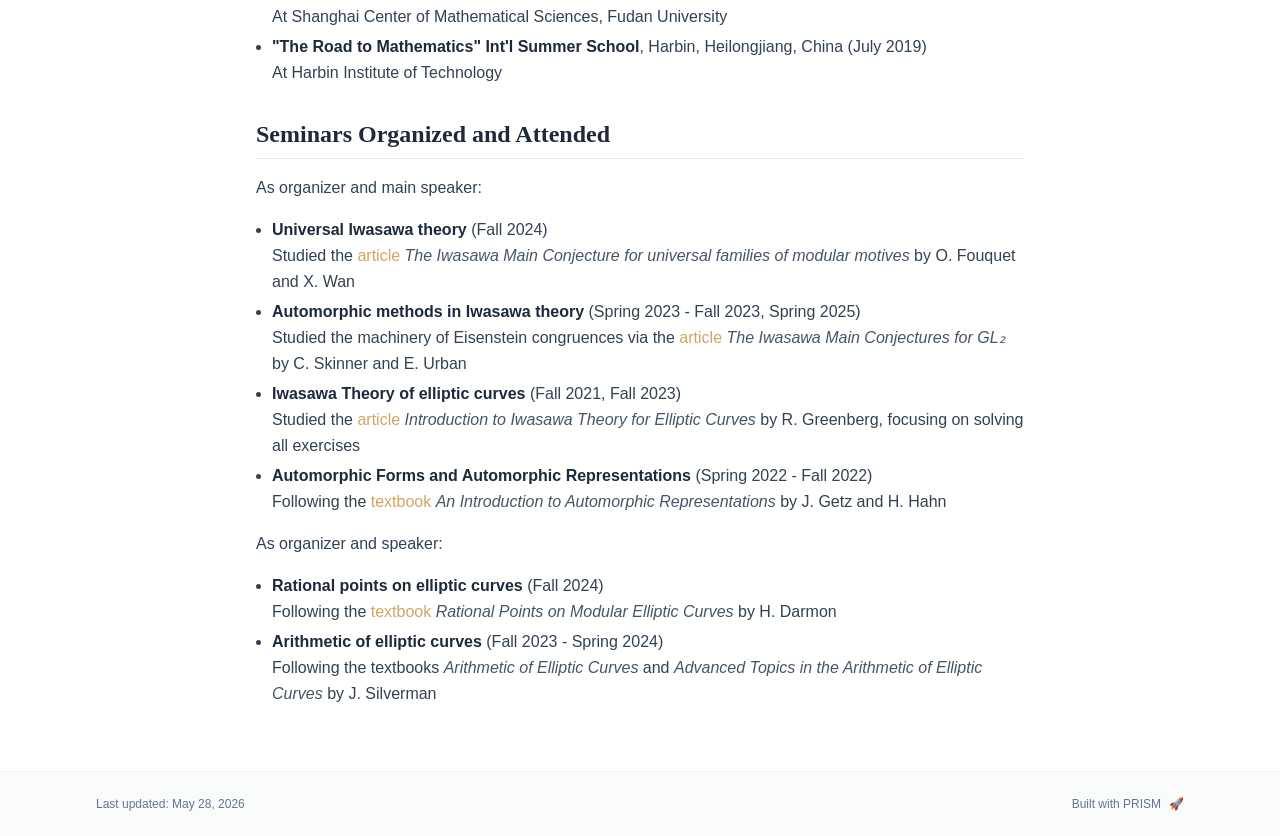
<file: cv/index.html>
<!DOCTYPE html><html lang="en" class="scroll-smooth"><head><meta charSet="utf-8"/><meta name="viewport" content="width=device-width, initial-scale=1"/><link rel="stylesheet" href="/_next/static/css/a2236ed3a697cd6c.css" data-precedence="next"/><link rel="stylesheet" href="/_next/static/css/862f91b59e97334f.css" data-precedence="next"/><link rel="preload" as="script" fetchPriority="low" href="/_next/static/chunks/webpack-81e8f18d7cfb7ad3.js"/><script src="/_next/static/chunks/4bd1b696-70b6d399998de86a.js" async=""></script><script src="/_next/static/chunks/684-5aaa8290a129f299.js" async=""></script><script src="/_next/static/chunks/main-app-3087bcd39c739689.js" async=""></script><script src="/_next/static/chunks/461-a9a5d7b05a71d978.js" async=""></script><script src="/_next/static/chunks/874-6cc630662f3664af.js" async=""></script><script src="/_next/static/chunks/933-b21370172f728743.js" async=""></script><script src="/_next/static/chunks/app/layout-528522ff94c07c80.js" async=""></script><script src="/_next/static/chunks/178-595a94b9af1e67b5.js" async=""></script><script src="/_next/static/chunks/748-84df502d24ed20fb.js" async=""></script><script src="/_next/static/chunks/app/%5Bslug%5D/page-c5f3e8472f5e7914.js" async=""></script><link rel="icon" href="/favicon.svg" type="image/svg+xml"/><link rel="dns-prefetch" href="https://jialeliu.com"/><link rel="preconnect" href="https://jialeliu.com" crossorigin=""/><link rel="preload" as="font" type="font/woff2" href="https://jialeliu.com/fonts/georgiab.woff2" crossorigin=""/><script>
              try {
                const theme = localStorage.getItem('theme-storage');
                const parsed = theme ? JSON.parse(theme) : null;
                const setting = parsed?.state?.theme || 'system';
                const prefersDark = typeof window !== 'undefined' && window.matchMedia && window.matchMedia('(prefers-color-scheme: dark)').matches;
                const effective = setting === 'dark' ? 'dark' : (setting === 'light' ? 'light' : (prefersDark ? 'dark' : 'light'));
                var root = document.documentElement;
                root.classList.add(effective);
                root.setAttribute('data-theme', effective);
              } catch (e) {
                var root = document.documentElement;
                root.classList.add('light');
                root.setAttribute('data-theme', 'light');
              }
            </script><script>
    try {
      const cfg = {"enabled":true,"locales":["zh","en"],"defaultLocale":"en","mode":"auto","fixedLocale":"en","persist":true,"switcher":true,"labels":{"zh":"中文","en":"English"}};
      const storageKey = 'locale-storage';
      const normalize = (value) => typeof value === 'string' ? value.trim().replace('_', '-').toLowerCase() : '';
      const matchLocale = (candidate) => {
        const normalized = normalize(candidate);
        if (!normalized) return null;
        if (cfg.locales.includes(normalized)) return normalized;
        const language = normalized.split('-')[0];
        if (cfg.locales.includes(language)) return language;
        return null;
      };

      let resolved = null;

      if (!cfg.enabled) {
        resolved = cfg.defaultLocale;
      } else if (cfg.persist) {
        resolved = matchLocale(localStorage.getItem(storageKey));
      }

      if (!resolved) {
        if (cfg.mode === 'fixed') {
          resolved = cfg.fixedLocale;
        } else {
          resolved = matchLocale(navigator.language);
        }
      }

      if (!resolved) {
        resolved = cfg.defaultLocale;
      }

      const root = document.documentElement;
      root.lang = resolved;
      root.setAttribute('data-locale', resolved);

      if (cfg.persist) {
        localStorage.setItem(storageKey, resolved);
      }
    } catch (e) {
      const root = document.documentElement;
      root.lang = 'en';
      root.setAttribute('data-locale', 'en');
    }
  </script><title>CV | Ruichen XU</title><meta name="author" content="Ruichen XU"/><meta name="keywords" content="Ruichen XU,PhD,Research,Chinese Academy of Sciences"/><meta name="creator" content="Ruichen XU"/><meta name="publisher" content="Ruichen XU"/><meta property="og:title" content="Ruichen XU"/><meta property="og:description" content="PhD student at Chinese Academy of Sciences"/><meta property="og:site_name" content="Ruichen XU&#x27;s Academic Website"/><meta property="og:locale" content="en_US"/><meta property="og:type" content="website"/><meta name="twitter:card" content="summary"/><meta name="twitter:title" content="Ruichen XU"/><meta name="twitter:description" content="PhD student at Chinese Academy of Sciences"/><link rel="icon" href="/favicon.svg"/><script>document.querySelectorAll('body link[rel="icon"], body link[rel="apple-touch-icon"]').forEach(el => document.head.appendChild(el))</script><script src="/_next/static/chunks/polyfills-42372ed130431b0a.js" noModule=""></script></head><body class="font-sans antialiased"><div style="visibility:hidden"><nav class="fixed top-0 left-0 right-0 z-50" data-headlessui-state=""><div class="transition-all duration-300 ease-out bg-transparent" style="transform:translateY(-100px)"><div class="max-w-7xl mx-auto px-4 sm:px-6 lg:px-8"><div class="flex justify-between items-center h-16 lg:h-20"><div class="flex-shrink-0" tabindex="0"><a class="text-xl lg:text-2xl font-serif font-semibold text-primary hover:text-accent transition-colors duration-200" href="/">Ruichen XU</a></div><div class="hidden lg:block"><div class="ml-10 flex items-center space-x-3"><div class="relative flex items-baseline space-x-1"><a data-nav-href="/" class="relative px-3 py-2 text-sm font-medium rounded-lg transition-colors duration-150 text-neutral-600" href="/">About</a><a data-nav-href="/articles" class="relative px-3 py-2 text-sm font-medium rounded-lg transition-colors duration-150 text-neutral-600" href="/articles/">Articles</a><a data-nav-href="/writings" class="relative px-3 py-2 text-sm font-medium rounded-lg transition-colors duration-150 text-neutral-600" href="/writings/">Other Writings</a><a data-nav-href="/cv" class="relative px-3 py-2 text-sm font-medium rounded-lg transition-colors duration-150 text-primary" href="/cv/">CV</a></div><div class="flex items-center justify-center w-14 h-10 rounded-lg border border-neutral-200 dark:border-[rgba(148,163,184,0.24)] bg-background dark:bg-neutral-800"><div class="w-6 h-4 rounded bg-neutral-300 animate-pulse"></div></div><div class="flex items-center justify-center w-10 h-10 rounded-lg border border-neutral-200 dark:border-[rgba(148,163,184,0.24)] bg-background dark:bg-neutral-800"><div class="w-4 h-4 rounded-full bg-neutral-300 animate-pulse"></div></div></div></div><div class="lg:hidden flex items-center space-x-2"><div class="flex items-center justify-center w-14 h-10 rounded-lg border border-neutral-200 dark:border-[rgba(148,163,184,0.24)] bg-background dark:bg-neutral-800"><div class="w-6 h-4 rounded bg-neutral-300 animate-pulse"></div></div><div class="flex items-center justify-center w-10 h-10 rounded-lg border border-neutral-200 dark:border-[rgba(148,163,184,0.24)] bg-background dark:bg-neutral-800"><div class="w-4 h-4 rounded-full bg-neutral-300 animate-pulse"></div></div><button class="inline-flex items-center justify-center p-2 rounded-md text-neutral-600 hover:text-primary hover:bg-neutral-100 dark:hover:bg-neutral-800 focus:outline-none focus:ring-2 focus:ring-inset focus:ring-accent transition-colors duration-200" id="headlessui-disclosure-button-«R7pdb»" type="button" aria-expanded="false" data-headlessui-state=""><span class="sr-only">Open main menu</span><div><svg xmlns="http://www.w3.org/2000/svg" fill="none" viewBox="0 0 24 24" stroke-width="1.5" stroke="currentColor" aria-hidden="true" data-slot="icon" class="block h-6 w-6"><path stroke-linecap="round" stroke-linejoin="round" d="M3.75 6.75h16.5M3.75 12h16.5m-16.5 5.25h16.5"></path></svg></div></button></div></div></div></div></nav><main class="min-h-screen pt-16 lg:pt-20"><div class="max-w-4xl mx-auto px-4 sm:px-6 lg:px-8 py-12"><div class="max-w-3xl mx-auto" style="opacity:0;transform:translateY(20px)"><h1 class="text-4xl font-serif font-bold text-primary mb-4">CV</h1><div class="text-neutral-700 dark:text-neutral-600 leading-relaxed"><h6><strong class="font-semibold text-primary">Ruichen XU</strong>. Ph.D Student, Chinese Academy of Sciences</h6>
<p class="mb-4 last:mb-0">✉️ <a href="mailto:xuruichen@amss.ac.cn" node="[object Object]" target="_blank" rel="noopener noreferrer" class="text-accent font-medium transition-all duration-200 rounded hover:bg-accent/10 hover:shadow-sm">xuruichen@amss.ac.cn</a><br/>
<!-- -->🌐 <a href="https://ruichenx.github.io" node="[object Object]" target="_blank" rel="noopener noreferrer" class="text-accent font-medium transition-all duration-200 rounded hover:bg-accent/10 hover:shadow-sm">https://ruichenx.github.io</a></p>
<p class="mb-4 last:mb-0"><strong class="font-semibold text-primary">Citizenship:</strong> People&#x27;s Republic of China<br/>
<strong class="font-semibold text-primary">Current Place of Residence:</strong> Beijing, China</p>
<p class="mb-4 last:mb-0">Last Updated: May 28, 2026.</p>
<h2 class="text-2xl font-serif font-bold text-primary mt-8 mb-4 border-b border-neutral-200 dark:border-neutral-800 pb-2">Education</h2>
<ul class="list-disc list-inside mb-4 space-y-1 ml-4">
<li class="mb-1">
<p class="mb-4 last:mb-0"><strong class="font-semibold text-primary">Chinese Academy of Sciences</strong>. PhD student in mathematics* (Sept 2021 - July 2026, expected)</p>
<ul class="list-disc list-inside mb-4 space-y-1 ml-4">
<li class="mb-1">Doctoral Advisor: Xin WAN</li>
</ul>
</li>
<li class="mb-1">
<p class="mb-4 last:mb-0"><strong class="font-semibold text-primary">Beihang University</strong>. <em class="italic text-neutral-600 dark:text-neutral-500">Bachelor of Science in mathematics</em> (Sept 2017 - July 2021)</p>
<ul class="list-disc list-inside mb-4 space-y-1 ml-4">
<li class="mb-1">Undergraduate Advisor: Peng GAO and Shijin ZHANG (thesis advisor)</li>
<li class="mb-1">Undergraduate Thesis: <em class="italic text-neutral-600 dark:text-neutral-500">The Proof of Fermat&#x27;s Last Theorem: Wiles&#x27; Proof and Beyond</em></li>
</ul>
</li>
</ul>
<h2 class="text-2xl font-serif font-bold text-primary mt-8 mb-4 border-b border-neutral-200 dark:border-neutral-800 pb-2">Publications and Preprints</h2>
<ul class="list-disc list-inside mb-4 space-y-1 ml-4">
<li class="mb-1">Haidong LI, <strong class="font-semibold text-primary">Ruichen XU</strong>, <em class="italic text-neutral-600 dark:text-neutral-500">On the Mordell-Weil rank of certain CM abelian varieties over anticyclotomic towers</em>, preprint (2025). <a href="https://arxiv.org/abs/2502.12648" node="[object Object]" target="_blank" rel="noopener noreferrer" class="text-accent font-medium transition-all duration-200 rounded hover:bg-accent/10 hover:shadow-sm">arXiv:2502.12648</a></li>
<li class="mb-1"><strong class="font-semibold text-primary">Ruichen XU</strong>, <em class="italic text-neutral-600 dark:text-neutral-500">The Gan-Gross-Prasad period of Klingen Eisenstein families over unitary groups</em>, preprint (2024). <a href="https://arxiv.org/abs/2410.13132" node="[object Object]" target="_blank" rel="noopener noreferrer" class="text-accent font-medium transition-all duration-200 rounded hover:bg-accent/10 hover:shadow-sm">arXiv:2410.13132</a></li>
</ul>
<h2 class="text-2xl font-serif font-bold text-primary mt-8 mb-4 border-b border-neutral-200 dark:border-neutral-800 pb-2">Visiting Experiences</h2>
<ul class="list-disc list-inside mb-4 space-y-1 ml-4">
<li class="mb-1">
<p class="mb-4 last:mb-0"><strong class="font-semibold text-primary">Université Marie et Louis Pasteur</strong> — <em class="italic text-neutral-600 dark:text-neutral-500">Visiting Doctoral Student</em> (France, Dec 2024 - July 2025)</p>
<ul class="list-disc list-inside mb-4 space-y-1 ml-4">
<li class="mb-1">Host Advisor: Olivier FOUQUET</li>
<li class="mb-1">Funded by the program <em class="italic text-neutral-600 dark:text-neutral-500">2024 International Research Collaboration Program for Postgraduate Students</em> of Chinese Academy of Sciences (1 350 EUR monthly)</li>
</ul>
</li>
<li class="mb-1">
<p class="mb-4 last:mb-0"><strong class="font-semibold text-primary">Peking University</strong> — <em class="italic text-neutral-600 dark:text-neutral-500">13th Enhanced Program for Graduate Study</em> (China, Spring 2021)</p>
</li>
<li class="mb-1">
<p class="mb-4 last:mb-0"><strong class="font-semibold text-primary">Peking University</strong> — <em class="italic text-neutral-600 dark:text-neutral-500">12th Enhanced Program for Graduate Study (Online)</em> (China, Spring 2020)</p>
</li>
</ul>
<h2 class="text-2xl font-serif font-bold text-primary mt-8 mb-4 border-b border-neutral-200 dark:border-neutral-800 pb-2">Conference Talks</h2>
<ul class="list-disc list-inside mb-4 space-y-1 ml-4">
<li class="mb-1">
<p class="mb-4 last:mb-0"><strong class="font-semibold text-primary">33èmes Journées Arithmétiques</strong> (July 1, 2025)<br/>
<em class="italic text-neutral-600 dark:text-neutral-500">Title:</em> The Gan-Gross-Prasad period of Klingen Eisenstein families over unitary groups<br/>
<em class="italic text-neutral-600 dark:text-neutral-500">Location:</em> Université du Luxembourg, Esch-sur-Alzette, Luxembourg</p>
</li>
<li class="mb-1">
<p class="mb-4 last:mb-0"><strong class="font-semibold text-primary">Géométrie algébrique et théorie des nombres en Bourgogne Franche-Comté</strong> (Mar 28, 2025)<br/>
<em class="italic text-neutral-600 dark:text-neutral-500">Title:</em> The method of Eisenstein congruences in Iwasawa theory<br/>
<em class="italic text-neutral-600 dark:text-neutral-500">Location:</em> Institut de Mathématiques de Bourgogne, Dijon, France</p>
</li>
</ul>
<h2 class="text-2xl font-serif font-bold text-primary mt-8 mb-4 border-b border-neutral-200 dark:border-neutral-800 pb-2">Teaching Experiences</h2>
<ul class="list-disc list-inside mb-4 space-y-1 ml-4">
<li class="mb-1">
<p class="mb-4 last:mb-0"><strong class="font-semibold text-primary">Advanced Abstract Algebra</strong>, Teaching Assistant, Beihang University (Fall 2020)<br/>
<!-- -->Undergraduate course on Galois theory, the theory of modules, and representation theory</p>
</li>
<li class="mb-1">
<p class="mb-4 last:mb-0"><strong class="font-semibold text-primary">Complex Analysis</strong>, Teaching Assistant (Online), Beihang University (Spring 2020)<br/>
<!-- -->Undergraduate course on basic complex analysis for mathematics students</p>
</li>
<li class="mb-1">
<p class="mb-4 last:mb-0"><strong class="font-semibold text-primary">Undergraduate Mentors Program</strong>, Mentor, Beihang University (Fall 2018 - Spring 2019)<br/>
<!-- -->Guiding freshmen in transitioning from middle school to undergraduate studies, providing psychological, administrative, and academic support (calculus, mathematical analysis, linear algebra, programming C/Python, physics)</p>
</li>
</ul>
<h2 class="text-2xl font-serif font-bold text-primary mt-8 mb-4 border-b border-neutral-200 dark:border-neutral-800 pb-2">Scholarships</h2>
<ul class="list-disc list-inside mb-4 space-y-1 ml-4">
<li class="mb-1">
<p class="mb-4 last:mb-0"><strong class="font-semibold text-primary">Professor Hua Loo-Keng Scholarship</strong>, Chinese Academy of Sciences (2022, 2023)<br/>
<em class="italic text-neutral-600 dark:text-neutral-500">For excellence in PhD qualifying exams and research</em> (100,000 CNY each)</p>
</li>
<li class="mb-1">
<p class="mb-4 last:mb-0"><strong class="font-semibold text-primary">Professor Hua Loo-Keng Scholarship</strong>, Chinese Academy of Sciences (2019, 2020, 2021)<br/>
<em class="italic text-neutral-600 dark:text-neutral-500">For excellence in undergraduate mathematical coursework and contests</em> (2,000 CNY each)</p>
</li>
</ul>
<h2 class="text-2xl font-serif font-bold text-primary mt-8 mb-4 border-b border-neutral-200 dark:border-neutral-800 pb-2">Conferences Attended</h2>
<ul class="list-disc list-inside mb-4 space-y-1 ml-4">
<li class="mb-1"><strong class="font-semibold text-primary">2026 Jinling Conference of Number Theory</strong>, Nanjing, Jiangsu, China (Apr 2026)
At Nanjing University.</li>
<li class="mb-1"><strong class="font-semibold text-primary">Relative Langlands and Arithmetic</strong>, Marseille, France (Feb 2026)
At Centre International de Rencontres Mathématiques.</li>
<li class="mb-1"><strong class="font-semibold text-primary">Conference in honor of Professor George Lusztig</strong>, Hong Kong SAR, China (Nov 2025)
At University of Hong Kong.</li>
<li class="mb-1"><strong class="font-semibold text-primary">33èmes Journées Arithmétiques</strong>, Esch-sur-Alzette, Luxembourg (July 2025)<br/>
<!-- -->At Université du Luxembourg</li>
<li class="mb-1"><strong class="font-semibold text-primary">Iwasawa Theory and Representations of p-Adic Groups</strong>, Lille, France (June 2025)<br/>
<!-- -->At Laboratoire Paul Painlevé, Université de Lille</li>
<li class="mb-1"><strong class="font-semibold text-primary">Géométrie algébrique et théorie des nombres en Bourgogne Franche-Comté</strong>, Dijon, France (Mar 2025)<br/>
<!-- -->At Institut de Mathématiques de Bourgogne</li>
<li class="mb-1"><strong class="font-semibold text-primary">Young researchers in Galois Representations and related topics</strong>, Genova, Italy (Jan 2025)<br/>
<!-- -->At Università di Genova</li>
<li class="mb-1"><strong class="font-semibold text-primary">Workshop on p-adic Geometry</strong>, Singapore (Nov 2024)<br/>
<!-- -->At National University of Singapore</li>
<li class="mb-1"><strong class="font-semibold text-primary">BSD Conjecture and Goldfeld Conjecture</strong>, Kunming, Yunnan, China (Oct 2024)<br/>
<!-- -->At Tianyuan Mathematics Research Center</li>
<li class="mb-1"><strong class="font-semibold text-primary">Development of Iwasawa Theory</strong>, Yokohama, Kanagawa, Japan (Jul 2024)<br/>
<!-- -->A conference in honor of the 60th birthday of Masato Kurihara, at Keio University</li>
<li class="mb-1"><strong class="font-semibold text-primary">2024 Jinling Conference of Number Theory</strong>, Nanjing, Jiangsu, China (Apr 2024)<br/>
<!-- -->At Nanjing University</li>
<li class="mb-1"><strong class="font-semibold text-primary">Special Values of L-functions</strong>, Sanya, Hainan, China (Jan 2024)<br/>
<!-- -->At Tsinghua Sanya International Mathematics Forum</li>
<li class="mb-1"><strong class="font-semibold text-primary">The 3rd Cross Strait Workshop on Arithmetic Geometry</strong>, Hefei, Anhui, China (Aug 2023)<br/>
<!-- -->At University of Science and Technology of China</li>
<li class="mb-1"><strong class="font-semibold text-primary">Workshop on Arithmetic and Topology</strong>, Shenzhen, Guangdong, China (Aug 2023)<br/>
<!-- -->At Southern University of Science and Technology</li>
<li class="mb-1"><strong class="font-semibold text-primary">Iwasawa 2023: in memory of John Coates</strong>, Cambridge, UK (July 2023)<br/>
<!-- -->At University of Cambridge</li>
<li class="mb-1"><strong class="font-semibold text-primary">Satellite Conference in Number Theory of ICBS</strong>, Beijing, China (July 2023)<br/>
<!-- -->At Morningside Center of Mathematics, Chinese Academy of Sciences</li>
<li class="mb-1"><strong class="font-semibold text-primary">2023 Jinling Conference of Number Theory</strong>, Nanjing, Jiangsu, China (June 2023)<br/>
<!-- -->At Nanjing University</li>
</ul>
<h2 class="text-2xl font-serif font-bold text-primary mt-8 mb-4 border-b border-neutral-200 dark:border-neutral-800 pb-2">Summer Schools Attended</h2>
<ul class="list-disc list-inside mb-4 space-y-1 ml-4">
<li class="mb-1">
<p class="mb-4 last:mb-0"><strong class="font-semibold text-primary">Summer school on Galois representations and Reciprocity</strong>, Hanoi, Vietnam (July 2024)<br/>
<!-- -->At Vietnam Institute for Advanced Study in Mathematics</p>
</li>
<li class="mb-1">
<p class="mb-4 last:mb-0"><strong class="font-semibold text-primary">2021 Summer School on Number Theory</strong>, Xi&#x27;an, Shaanxi, China (July 2021)<br/>
<!-- -->At Xi&#x27;an Jiaotong University</p>
</li>
<li class="mb-1">
<p class="mb-4 last:mb-0"><strong class="font-semibold text-primary">Theta Correspondence and Its Arithmetic Applications</strong>, Suzhou, Jiangsu, China (July 2021)<br/>
<!-- -->At Soochow University</p>
</li>
<li class="mb-1">
<p class="mb-4 last:mb-0"><strong class="font-semibold text-primary">Short Courses on Number Theory</strong>, Xiamen, Fujian, China (Online, July 2020)<br/>
<!-- -->At Xiamen University</p>
</li>
<li class="mb-1">
<p class="mb-4 last:mb-0"><strong class="font-semibold text-primary">2020 SCMS Algebraic Geometry Summer School</strong>, Shanghai, China (Online, July 2020)<br/>
<!-- -->At Shanghai Center of Mathematical Sciences, Fudan University</p>
</li>
<li class="mb-1">
<p class="mb-4 last:mb-0"><strong class="font-semibold text-primary">&quot;The Road to Mathematics&quot; Int&#x27;l Summer School</strong>, Harbin, Heilongjiang, China (July 2019)<br/>
<!-- -->At Harbin Institute of Technology</p>
</li>
</ul>
<h2 class="text-2xl font-serif font-bold text-primary mt-8 mb-4 border-b border-neutral-200 dark:border-neutral-800 pb-2">Seminars Organized and Attended</h2>
<p class="mb-4 last:mb-0">As organizer and main speaker:</p>
<ul class="list-disc list-inside mb-4 space-y-1 ml-4">
<li class="mb-1">
<p class="mb-4 last:mb-0"><strong class="font-semibold text-primary">Universal Iwasawa theory</strong> (Fall 2024)<br/>
<!-- -->Studied the <a href="https://arxiv.org/abs/2107.13726" node="[object Object]" target="_blank" rel="noopener noreferrer" class="text-accent font-medium transition-all duration-200 rounded hover:bg-accent/10 hover:shadow-sm">article</a> <em class="italic text-neutral-600 dark:text-neutral-500">The Iwasawa Main Conjecture for universal families of modular motives</em> by O. Fouquet and X. Wan</p>
</li>
<li class="mb-1">
<p class="mb-4 last:mb-0"><strong class="font-semibold text-primary">Automorphic methods in Iwasawa theory</strong> (Spring 2023 - Fall 2023, Spring 2025)<br/>
<!-- -->Studied the machinery of Eisenstein congruences via the <a href="https://link.springer.com/article/10.1007/s00222-013-0448-1" node="[object Object]" target="_blank" rel="noopener noreferrer" class="text-accent font-medium transition-all duration-200 rounded hover:bg-accent/10 hover:shadow-sm">article</a> <em class="italic text-neutral-600 dark:text-neutral-500">The Iwasawa Main Conjectures for GL₂</em> by C. Skinner and E. Urban</p>
</li>
<li class="mb-1">
<p class="mb-4 last:mb-0"><strong class="font-semibold text-primary">Iwasawa Theory of elliptic curves</strong> (Fall 2021, Fall 2023)<br/>
<!-- -->Studied the <a href="http://www.ams.org/pcms/009" node="[object Object]" target="_blank" rel="noopener noreferrer" class="text-accent font-medium transition-all duration-200 rounded hover:bg-accent/10 hover:shadow-sm">article</a> <em class="italic text-neutral-600 dark:text-neutral-500">Introduction to Iwasawa Theory for Elliptic Curves</em> by R. Greenberg, focusing on solving all exercises</p>
</li>
<li class="mb-1">
<p class="mb-4 last:mb-0"><strong class="font-semibold text-primary">Automorphic Forms and Automorphic Representations</strong> (Spring 2022 - Fall 2022)<br/>
<!-- -->Following the <a href="https://link.springer.com/book/10.1007/978-3-031-41153-3" node="[object Object]" target="_blank" rel="noopener noreferrer" class="text-accent font-medium transition-all duration-200 rounded hover:bg-accent/10 hover:shadow-sm">textbook</a> <em class="italic text-neutral-600 dark:text-neutral-500">An Introduction to Automorphic Representations</em> by J. Getz and H. Hahn</p>
</li>
</ul>
<p class="mb-4 last:mb-0">As organizer and speaker:</p>
<ul class="list-disc list-inside mb-4 space-y-1 ml-4">
<li class="mb-1">
<p class="mb-4 last:mb-0"><strong class="font-semibold text-primary">Rational points on elliptic curves</strong> (Fall 2024)<br/>
<!-- -->Following the <a href="https://bookstore.ams.org/cbms-101/" node="[object Object]" target="_blank" rel="noopener noreferrer" class="text-accent font-medium transition-all duration-200 rounded hover:bg-accent/10 hover:shadow-sm">textbook</a> <em class="italic text-neutral-600 dark:text-neutral-500">Rational Points on Modular Elliptic Curves</em> by H. Darmon</p>
</li>
<li class="mb-1">
<p class="mb-4 last:mb-0"><strong class="font-semibold text-primary">Arithmetic of elliptic curves</strong> (Fall 2023 - Spring 2024)<br/>
<!-- -->Following the textbooks <a href="https://link.springer.com/book/10.1007/978-0-387-09494-6" node="[object Object]" target="_blank" rel="noopener noreferrer" class="text-accent font-medium transition-all duration-200 rounded hover:bg-accent/10 hover:shadow-sm"><em class="italic text-neutral-600 dark:text-neutral-500">Arithmetic of Elliptic Curves</em></a> and <a href="https://link.springer.com/book/10.1007/978-1-4612-0851-8" node="[object Object]" target="_blank" rel="noopener noreferrer" class="text-accent font-medium transition-all duration-200 rounded hover:bg-accent/10 hover:shadow-sm"><em class="italic text-neutral-600 dark:text-neutral-500">Advanced Topics in the Arithmetic of Elliptic Curves</em></a> by J. Silverman</p>
</li>
</ul></div></div></div><!--$--><!--/$--><!--$--><!--/$--></main><footer class="border-t border-neutral-200/50 bg-neutral-50/50 dark:bg-neutral-900/50 dark:border-neutral-700/50"><div class="max-w-6xl mx-auto px-4 sm:px-6 lg:px-8 py-6"><div class="flex flex-col sm:flex-row justify-between items-center gap-2"><p class="text-xs text-neutral-500">Last updated<!-- -->: <!-- -->May 28, 2026</p><p class="text-xs text-neutral-500 flex items-center"><a href="https://github.com/xyjoey/PRISM" target="_blank" rel="noopener noreferrer">Built with PRISM</a><span class="ml-2">🚀</span></p></div></div></footer></div><script src="/_next/static/chunks/webpack-81e8f18d7cfb7ad3.js" async=""></script><script>(self.__next_f=self.__next_f||[]).push([0])</script><script>self.__next_f.push([1,"1:\"$Sreact.fragment\"\n3:I[3719,[\"461\",\"static/chunks/461-a9a5d7b05a71d978.js\",\"874\",\"static/chunks/874-6cc630662f3664af.js\",\"933\",\"static/chunks/933-b21370172f728743.js\",\"177\",\"static/chunks/app/layout-528522ff94c07c80.js\"],\"ThemeProvider\"]\n4:I[310,[\"461\",\"static/chunks/461-a9a5d7b05a71d978.js\",\"874\",\"static/chunks/874-6cc630662f3664af.js\",\"933\",\"static/chunks/933-b21370172f728743.js\",\"177\",\"static/chunks/app/layout-528522ff94c07c80.js\"],\"LocaleProvider\"]\n5:I[4574,[\"461\",\"static/chunks/461-a9a5d7b05a71d978.js\",\"874\",\"static/chunks/874-6cc630662f3664af.js\",\"933\",\"static/chunks/933-b21370172f728743.js\",\"177\",\"static/chunks/app/layout-528522ff94c07c80.js\"],\"default\"]\n6:I[7555,[],\"\"]\n7:I[1295,[],\"\"]\n8:I[2548,[\"461\",\"static/chunks/461-a9a5d7b05a71d978.js\",\"874\",\"static/chunks/874-6cc630662f3664af.js\",\"933\",\"static/chunks/933-b21370172f728743.js\",\"177\",\"static/chunks/app/layout-528522ff94c07c80.js\"],\"default\"]\na:I[9665,[],\"MetadataBoundary\"]\nc:I[9665,[],\"OutletBoundary\"]\nf:I[4911,[],\"AsyncMetadataOutlet\"]\n11:I[9665,[],\"ViewportBoundary\"]\n13:I[6614,[],\"\"]\n:HL[\"/_next/static/css/a2236ed3a697cd6c.css\",\"style\"]\n:HL[\"/_next/static/css/862f91b59e97334f.css\",\"style\"]\n2:T5d7,\n    try {\n      const cfg = {\"enabled\":true,\"locales\":[\"zh\",\"en\"],\"defaultLocale\":\"en\",\"mode\":\"auto\",\"fixedLocale\":\"en\",\"persist\":true,\"switcher\":true,\"labels\":{\"zh\":\"中文\",\"en\":\"English\"}};\n      const storageKey = 'locale-storage';\n      const normalize = (value) =\u003e typeof value === 'string' ? value.trim().replace('_', '-').toLowerCase() : '';\n      const matchLocale = (candidate) =\u003e {\n        const normalized = normalize(candidate);\n        if (!normalized) return null;\n        if (cfg.locales.includes(normalized)) return normalized;\n        const language = normalized.split('-')[0];\n        if (cfg.locales.includes(language)) return language;\n        return null;\n      };\n\n      let resolved = null;\n\n      if (!cfg.enabled) {\n        resolved = cfg.defaultLocale;\n      } else if (cfg.persist) {\n        resolved = matchLocale(localStorage.getItem(stor"])</script><script>self.__next_f.push([1,"ageKey));\n      }\n\n      if (!resolved) {\n        if (cfg.mode === 'fixed') {\n          resolved = cfg.fixedLocale;\n        } else {\n          resolved = matchLocale(navigator.language);\n        }\n      }\n\n      if (!resolved) {\n        resolved = cfg.defaultLocale;\n      }\n\n      const root = document.documentElement;\n      root.lang = resolved;\n      root.setAttribute('data-locale', resolved);\n\n      if (cfg.persist) {\n        localStorage.setItem(storageKey, resolved);\n      }\n    } catch (e) {\n      const root = document.documentElement;\n      root.lang = 'en';\n      root.setAttribute('data-locale', 'en');\n    }\n  "])</script><script>self.__next_f.push([1,"0:{\"P\":null,\"b\":\"-EvlRMq_rN3gHmNoBMN2E\",\"p\":\"\",\"c\":[\"\",\"cv\",\"\"],\"i\":false,\"f\":[[[\"\",{\"children\":[[\"slug\",\"cv\",\"d\"],{\"children\":[\"__PAGE__\",{}]}]},\"$undefined\",\"$undefined\",true],[\"\",[\"$\",\"$1\",\"c\",{\"children\":[[[\"$\",\"link\",\"0\",{\"rel\":\"stylesheet\",\"href\":\"/_next/static/css/a2236ed3a697cd6c.css\",\"precedence\":\"next\",\"crossOrigin\":\"$undefined\",\"nonce\":\"$undefined\"}],[\"$\",\"link\",\"1\",{\"rel\":\"stylesheet\",\"href\":\"/_next/static/css/862f91b59e97334f.css\",\"precedence\":\"next\",\"crossOrigin\":\"$undefined\",\"nonce\":\"$undefined\"}]],[\"$\",\"html\",null,{\"lang\":\"en\",\"className\":\"scroll-smooth\",\"suppressHydrationWarning\":true,\"children\":[[\"$\",\"head\",null,{\"children\":[[\"$\",\"link\",null,{\"rel\":\"icon\",\"href\":\"/favicon.svg\",\"type\":\"image/svg+xml\"}],[\"$\",\"link\",null,{\"rel\":\"dns-prefetch\",\"href\":\"https://jialeliu.com\"}],[\"$\",\"link\",null,{\"rel\":\"preconnect\",\"href\":\"https://jialeliu.com\",\"crossOrigin\":\"\"}],[\"$\",\"link\",null,{\"rel\":\"preload\",\"as\":\"font\",\"type\":\"font/woff2\",\"href\":\"https://jialeliu.com/fonts/georgiab.woff2\",\"crossOrigin\":\"\"}],[\"$\",\"script\",null,{\"dangerouslySetInnerHTML\":{\"__html\":\"\\n              try {\\n                const theme = localStorage.getItem('theme-storage');\\n                const parsed = theme ? JSON.parse(theme) : null;\\n                const setting = parsed?.state?.theme || 'system';\\n                const prefersDark = typeof window !== 'undefined' \u0026\u0026 window.matchMedia \u0026\u0026 window.matchMedia('(prefers-color-scheme: dark)').matches;\\n                const effective = setting === 'dark' ? 'dark' : (setting === 'light' ? 'light' : (prefersDark ? 'dark' : 'light'));\\n                var root = document.documentElement;\\n                root.classList.add(effective);\\n                root.setAttribute('data-theme', effective);\\n              } catch (e) {\\n                var root = document.documentElement;\\n                root.classList.add('light');\\n                root.setAttribute('data-theme', 'light');\\n              }\\n            \"}}],[\"$\",\"script\",null,{\"dangerouslySetInnerHTML\":{\"__html\":\"$2\"}}]]}],[\"$\",\"body\",null,{\"className\":\"font-sans antialiased\",\"children\":[\"$\",\"$L3\",null,{\"children\":[\"$\",\"$L4\",null,{\"config\":{\"enabled\":true,\"locales\":[\"zh\",\"en\"],\"defaultLocale\":\"en\",\"mode\":\"auto\",\"fixedLocale\":\"en\",\"persist\":true,\"switcher\":true,\"labels\":{\"zh\":\"中文\",\"en\":\"English\"}},\"children\":[[\"$\",\"$L5\",null,{\"items\":[{\"title\":\"About\",\"type\":\"page\",\"target\":\"about\",\"href\":\"/\"},{\"title\":\"Articles\",\"type\":\"page\",\"target\":\"articles\",\"href\":\"/articles\"},{\"title\":\"Other Writings\",\"type\":\"page\",\"target\":\"writings\",\"href\":\"/writings\"},{\"title\":\"CV\",\"type\":\"page\",\"target\":\"cv\",\"href\":\"/cv\"}],\"siteTitle\":\"Ruichen XU\",\"enableOnePageMode\":false,\"i18n\":\"$0:f:0:1:1:props:children:1:props:children:1:props:children:props:children:props:config\",\"itemsByLocale\":{\"zh\":[{\"title\":\"首页\",\"type\":\"page\",\"target\":\"about\",\"href\":\"/\"},{\"title\":\"文章\",\"type\":\"page\",\"target\":\"articles\",\"href\":\"/articles\"},{\"title\":\"杂文\",\"type\":\"page\",\"target\":\"writings\",\"href\":\"/writings\"},{\"title\":\"简历\",\"type\":\"page\",\"target\":\"cv\",\"href\":\"/cv\"}],\"en\":[{\"title\":\"About\",\"type\":\"page\",\"target\":\"about\",\"href\":\"/\"},{\"title\":\"Articles\",\"type\":\"page\",\"target\":\"articles\",\"href\":\"/articles\"},{\"title\":\"Other Writings\",\"type\":\"page\",\"target\":\"writings\",\"href\":\"/writings\"},{\"title\":\"CV\",\"type\":\"page\",\"target\":\"cv\",\"href\":\"/cv\"}]},\"siteTitleByLocale\":{\"zh\":\"徐睿晨\",\"en\":\"Ruichen XU\"}}],[\"$\",\"main\",null,{\"className\":\"min-h-screen pt-16 lg:pt-20\",\"children\":[\"$\",\"$L6\",null,{\"parallelRouterKey\":\"children\",\"error\":\"$undefined\",\"errorStyles\":\"$undefined\",\"errorScripts\":\"$undefined\",\"template\":[\"$\",\"$L7\",null,{}],\"templateStyles\":\"$undefined\",\"templateScripts\":\"$undefined\",\"notFound\":[[[\"$\",\"title\",null,{\"children\":\"404: This page could not be found.\"}],[\"$\",\"div\",null,{\"style\":{\"fontFamily\":\"system-ui,\\\"Segoe UI\\\",Roboto,Helvetica,Arial,sans-serif,\\\"Apple Color Emoji\\\",\\\"Segoe UI Emoji\\\"\",\"height\":\"100vh\",\"textAlign\":\"center\",\"display\":\"flex\",\"flexDirection\":\"column\",\"alignItems\":\"center\",\"justifyContent\":\"center\"},\"children\":[\"$\",\"div\",null,{\"children\":[[\"$\",\"style\",null,{\"dangerouslySetInnerHTML\":{\"__html\":\"body{color:#000;background:#fff;margin:0}.next-error-h1{border-right:1px solid rgba(0,0,0,.3)}@media (prefers-color-scheme:dark){body{color:#fff;background:#000}.next-error-h1{border-right:1px solid rgba(255,255,255,.3)}}\"}}],[\"$\",\"h1\",null,{\"className\":\"next-error-h1\",\"style\":{\"display\":\"inline-block\",\"margin\":\"0 20px 0 0\",\"padding\":\"0 23px 0 0\",\"fontSize\":24,\"fontWeight\":500,\"verticalAlign\":\"top\",\"lineHeight\":\"49px\"},\"children\":404}],[\"$\",\"div\",null,{\"style\":{\"display\":\"inline-block\"},\"children\":[\"$\",\"h2\",null,{\"style\":{\"fontSize\":14,\"fontWeight\":400,\"lineHeight\":\"49px\",\"margin\":0},\"children\":\"This page could not be found.\"}]}]]}]}]],[]],\"forbidden\":\"$undefined\",\"unauthorized\":\"$undefined\"}]}],[\"$\",\"$L8\",null,{\"lastUpdated\":\"May 28, 2026\",\"lastUpdatedByLocale\":{\"zh\":\"2026年5月28日\",\"en\":\"May 28, 2026\"},\"defaultLocale\":\"en\"}]]}]}]}]]}]]}],{\"children\":[[\"slug\",\"cv\",\"d\"],[\"$\",\"$1\",\"c\",{\"children\":[null,[\"$\",\"$L6\",null,{\"parallelRouterKey\":\"children\",\"error\":\"$undefined\",\"errorStyles\":\"$undefined\",\"errorScripts\":\"$undefined\",\"template\":[\"$\",\"$L7\",null,{}],\"templateStyles\":\"$undefined\",\"templateScripts\":\"$undefined\",\"notFound\":\"$undefined\",\"forbidden\":\"$undefined\",\"unauthorized\":\"$undefined\"}]]}],{\"children\":[\"__PAGE__\",[\"$\",\"$1\",\"c\",{\"children\":[\"$L9\",[\"$\",\"$La\",null,{\"children\":\"$Lb\"}],null,[\"$\",\"$Lc\",null,{\"children\":[\"$Ld\",\"$Le\",[\"$\",\"$Lf\",null,{\"promise\":\"$@10\"}]]}]]}],{},null,false]},null,false]},null,false],[\"$\",\"$1\",\"h\",{\"children\":[null,[\"$\",\"$1\",\"ozr8HaahyUjDhexpDpVNJ\",{\"children\":[[\"$\",\"$L11\",null,{\"children\":\"$L12\"}],null]}],null]}],false]],\"m\":\"$undefined\",\"G\":[\"$13\",\"$undefined\"],\"s\":false,\"S\":true}\n"])</script><script>self.__next_f.push([1,"14:\"$Sreact.suspense\"\n15:I[4911,[],\"AsyncMetadata\"]\n17:I[2382,[\"461\",\"static/chunks/461-a9a5d7b05a71d978.js\",\"178\",\"static/chunks/178-595a94b9af1e67b5.js\",\"748\",\"static/chunks/748-84df502d24ed20fb.js\",\"182\",\"static/chunks/app/%5Bslug%5D/page-c5f3e8472f5e7914.js\"],\"default\"]\nb:[\"$\",\"$14\",null,{\"fallback\":null,\"children\":[\"$\",\"$L15\",null,{\"promise\":\"$@16\"}]}]\n18:T1fa5,"])</script><script>self.__next_f.push([1,"###### **Ruichen XU**. Ph.D Student, Chinese Academy of Sciences  \n\n✉️ [xuruichen@amss.ac.cn](mailto:xuruichen@amss.ac.cn)  \n🌐 [https://ruichenx.github.io](https://ruichenx.github.io)\n\n**Citizenship:** People's Republic of China  \n**Current Place of Residence:** Beijing, China\n\n\n\nLast Updated: May 28, 2026.  \n\n## Education\n\n- **Chinese Academy of Sciences**. PhD student in mathematics* (Sept 2021 - July 2026, expected)  \n\n- Doctoral Advisor: Xin WAN  \n- Research Interest: Number theory, especially Iwasawa theory. In particular:  \n  - Automorphic methods in Iwasawa theory  \n  - Construction of Euler systems  \n  - Iwasawa theory in (Hida, Coleman or universal) families  \n  - Arithmetic applications of Iwasawa theory: Birch and Swinnerton-Dyer conjecture, and its generalization to the Bloch-Kato conjecture, etc.\n\n- **Beihang University**. *Bachelor of Science in mathematics* (Sept 2017 - July 2021)  \n  - Undergraduate Advisor: Peng GAO and Shijin ZHANG (thesis advisor)  \n  - Undergraduate Thesis: *The Proof of Fermat's Last Theorem: Wiles' Proof and Beyond*\n\n\n\n## Publications and Preprints\n\n- Haidong LI, **Ruichen XU**, *On the Mordell-Weil rank of certain CM abelian varieties over anticyclotomic towers*, preprint (2025). [arXiv:2502.12648](https://arxiv.org/abs/2502.12648)  \n- **Ruichen XU**, *The Gan-Gross-Prasad period of Klingen Eisenstein families over unitary groups*, preprint (2024). [arXiv:2410.13132](https://arxiv.org/abs/2410.13132)\n\n\n\n## Visiting Experiences\n\n- **Université Marie et Louis Pasteur** — *Visiting Doctoral Student* (France, Dec 2024 - July 2025)  \n  \n  - Host Advisor: Olivier FOUQUET  \n  - Funded by the program *2024 International Research Collaboration Program for Postgraduate Students* of Chinese Academy of Sciences (1 350 EUR monthly)  \n\n- **Peking University** — *13th Enhanced Program for Graduate Study* (China, Spring 2021)  \n\n- **Peking University** — *12th Enhanced Program for Graduate Study (Online)* (China, Spring 2020)  \n\n\n\n## Conference Talks\n\n- **33èmes Journées Arithmétiques** (July 1, 2025)  \n  *Title:* The Gan-Gross-Prasad period of Klingen Eisenstein families over unitary groups  \n  *Location:* Université du Luxembourg, Esch-sur-Alzette, Luxembourg\n\n- **Géométrie algébrique et théorie des nombres en Bourgogne Franche-Comté** (Mar 28, 2025)  \n  *Title:* The method of Eisenstein congruences in Iwasawa theory  \n  *Location:* Institut de Mathématiques de Bourgogne, Dijon, France\n\n\n\n## Teaching Experiences\n\n- **Advanced Abstract Algebra**, Teaching Assistant, Beihang University (Fall 2020)  \n  Undergraduate course on Galois theory, the theory of modules, and representation theory  \n\n- **Complex Analysis**, Teaching Assistant (Online), Beihang University (Spring 2020)  \n  Undergraduate course on basic complex analysis for mathematics students  \n\n- **Undergraduate Mentors Program**, Mentor, Beihang University (Fall 2018 - Spring 2019)  \n  Guiding freshmen in transitioning from middle school to undergraduate studies, providing psychological, administrative, and academic support (calculus, mathematical analysis, linear algebra, programming C/Python, physics)  \n\n\n\n## Scholarships\n\n- **Professor Hua Loo-Keng Scholarship**, Chinese Academy of Sciences (2022, 2023)  \n  *For excellence in PhD qualifying exams and research* (100,000 CNY each)  \n\n- **Professor Hua Loo-Keng Scholarship**, Chinese Academy of Sciences (2019, 2020, 2021)  \n  *For excellence in undergraduate mathematical coursework and contests* (2,000 CNY each)  \n\n\n\n## Conferences Attended\n\n- **2026 Jinling Conference of Number Theory**, Nanjing, Jiangsu, China (Apr 2026)\n  At Nanjing University.\n- **Relative Langlands and Arithmetic**, Marseille, France (Feb 2026)\n  At Centre International de Rencontres Mathématiques.\n- **Conference in honor of Professor George Lusztig**, Hong Kong SAR, China (Nov 2025)\n  At University of Hong Kong.\n- **33èmes Journées Arithmétiques**, Esch-sur-Alzette, Luxembourg (July 2025)  \n  At Université du Luxembourg  \n- **Iwasawa Theory and Representations of p-Adic Groups**, Lille, France (June 2025)  \n  At Laboratoire Paul Painlevé, Université de Lille  \n- **Géométrie algébrique et théorie des nombres en Bourgogne Franche-Comté**, Dijon, France (Mar 2025)  \n  At Institut de Mathématiques de Bourgogne  \n- **Young researchers in Galois Representations and related topics**, Genova, Italy (Jan 2025)  \n  At Università di Genova  \n- **Workshop on p-adic Geometry**, Singapore (Nov 2024)  \n  At National University of Singapore  \n- **BSD Conjecture and Goldfeld Conjecture**, Kunming, Yunnan, China (Oct 2024)  \n  At Tianyuan Mathematics Research Center  \n- **Development of Iwasawa Theory**, Yokohama, Kanagawa, Japan (Jul 2024)  \n  A conference in honor of the 60th birthday of Masato Kurihara, at Keio University  \n- **2024 Jinling Conference of Number Theory**, Nanjing, Jiangsu, China (Apr 2024)  \n  At Nanjing University  \n- **Special Values of L-functions**, Sanya, Hainan, China (Jan 2024)  \n  At Tsinghua Sanya International Mathematics Forum  \n- **The 3rd Cross Strait Workshop on Arithmetic Geometry**, Hefei, Anhui, China (Aug 2023)  \n  At University of Science and Technology of China  \n- **Workshop on Arithmetic and Topology**, Shenzhen, Guangdong, China (Aug 2023)  \n  At Southern University of Science and Technology  \n- **Iwasawa 2023: in memory of John Coates**, Cambridge, UK (July 2023)  \n  At University of Cambridge  \n- **Satellite Conference in Number Theory of ICBS**, Beijing, China (July 2023)  \n  At Morningside Center of Mathematics, Chinese Academy of Sciences  \n- **2023 Jinling Conference of Number Theory**, Nanjing, Jiangsu, China (June 2023)  \n  At Nanjing University  \n\n\n\n## Summer Schools Attended\n\n- **Summer school on Galois representations and Reciprocity**, Hanoi, Vietnam (July 2024)  \n  At Vietnam Institute for Advanced Study in Mathematics  \n\n- **2021 Summer School on Number Theory**, Xi'an, Shaanxi, China (July 2021)  \n  At Xi'an Jiaotong University  \n\n- **Theta Correspondence and Its Arithmetic Applications**, Suzhou, Jiangsu, China (July 2021)  \n  At Soochow University  \n\n- **Short Courses on Number Theory**, Xiamen, Fujian, China (Online, July 2020)  \n  At Xiamen University  \n\n- **2020 SCMS Algebraic Geometry Summer School**, Shanghai, China (Online, July 2020)  \n  At Shanghai Center of Mathematical Sciences, Fudan University  \n\n- **\"The Road to Mathematics\" Int'l Summer School**, Harbin, Heilongjiang, China (July 2019)  \n  At Harbin Institute of Technology  \n\n\n\n## Seminars Organized and Attended\n\nAs organizer and main speaker:  \n\n- **Universal Iwasawa theory** (Fall 2024)  \n  Studied the [article](https://arxiv.org/abs/2107.13726) *The Iwasawa Main Conjecture for universal families of modular motives* by O. Fouquet and X. Wan  \n\n- **Automorphic methods in Iwasawa theory** (Spring 2023 - Fall 2023, Spring 2025)  \n  Studied the machinery of Eisenstein congruences via the [article](https://link.springer.com/article/10.1007/s00222-013-0448-1) *The Iwasawa Main Conjectures for GL₂* by C. Skinner and E. Urban  \n\n- **Iwasawa Theory of elliptic curves** (Fall 2021, Fall 2023)  \n  Studied the [article](http://www.ams.org/pcms/009) *Introduction to Iwasawa Theory for Elliptic Curves* by R. Greenberg, focusing on solving all exercises  \n\n- **Automorphic Forms and Automorphic Representations** (Spring 2022 - Fall 2022)  \n  Following the [textbook](https://link.springer.com/book/10.1007/978-3-031-41153-3) *An Introduction to Automorphic Representations* by J. Getz and H. Hahn  \n\nAs organizer and speaker:  \n\n- **Rational points on elliptic curves** (Fall 2024)  \n  Following the [textbook](https://bookstore.ams.org/cbms-101/) *Rational Points on Modular Elliptic Curves* by H. Darmon  \n\n- **Arithmetic of elliptic curves** (Fall 2023 - Spring 2024)  \n  Following the textbooks [*Arithmetic of Elliptic Curves*](https://link.springer.com/book/10.1007/978-0-387-09494-6) and [*Advanced Topics in the Arithmetic of Elliptic Curves*](https://link.springer.com/book/10.1007/978-1-4612-0851-8) by J. Silverman\n"])</script><script>self.__next_f.push([1,"19:T1e38,"])</script><script>self.__next_f.push([1,"###### **Ruichen XU**. Ph.D Student, Chinese Academy of Sciences  \n\n✉️ [xuruichen@amss.ac.cn](mailto:xuruichen@amss.ac.cn)  \n🌐 [https://ruichenx.github.io](https://ruichenx.github.io)\n\n**Citizenship:** People's Republic of China  \n**Current Place of Residence:** Beijing, China\n\n\n\nLast Updated: May 28, 2026.  \n\n## Education\n\n- **Chinese Academy of Sciences**. PhD student in mathematics* (Sept 2021 - July 2026, expected)  \n\n  - Doctoral Advisor: Xin WAN\n\n- **Beihang University**. *Bachelor of Science in mathematics* (Sept 2017 - July 2021)  \n  - Undergraduate Advisor: Peng GAO and Shijin ZHANG (thesis advisor)  \n  - Undergraduate Thesis: *The Proof of Fermat's Last Theorem: Wiles' Proof and Beyond*\n\n\n\n## Publications and Preprints\n\n- Haidong LI, **Ruichen XU**, *On the Mordell-Weil rank of certain CM abelian varieties over anticyclotomic towers*, preprint (2025). [arXiv:2502.12648](https://arxiv.org/abs/2502.12648)  \n- **Ruichen XU**, *The Gan-Gross-Prasad period of Klingen Eisenstein families over unitary groups*, preprint (2024). [arXiv:2410.13132](https://arxiv.org/abs/2410.13132)\n\n\n\n## Visiting Experiences\n\n- **Université Marie et Louis Pasteur** — *Visiting Doctoral Student* (France, Dec 2024 - July 2025)  \n  \n  - Host Advisor: Olivier FOUQUET  \n  - Funded by the program *2024 International Research Collaboration Program for Postgraduate Students* of Chinese Academy of Sciences (1 350 EUR monthly)  \n\n- **Peking University** — *13th Enhanced Program for Graduate Study* (China, Spring 2021)  \n\n- **Peking University** — *12th Enhanced Program for Graduate Study (Online)* (China, Spring 2020)  \n\n\n\n## Conference Talks\n\n- **33èmes Journées Arithmétiques** (July 1, 2025)  \n  *Title:* The Gan-Gross-Prasad period of Klingen Eisenstein families over unitary groups  \n  *Location:* Université du Luxembourg, Esch-sur-Alzette, Luxembourg\n\n- **Géométrie algébrique et théorie des nombres en Bourgogne Franche-Comté** (Mar 28, 2025)  \n  *Title:* The method of Eisenstein congruences in Iwasawa theory  \n  *Location:* Institut de Mathématiques de Bourgogne, Dijon, France\n\n\n\n## Teaching Experiences\n\n- **Advanced Abstract Algebra**, Teaching Assistant, Beihang University (Fall 2020)  \n  Undergraduate course on Galois theory, the theory of modules, and representation theory  \n\n- **Complex Analysis**, Teaching Assistant (Online), Beihang University (Spring 2020)  \n  Undergraduate course on basic complex analysis for mathematics students  \n\n- **Undergraduate Mentors Program**, Mentor, Beihang University (Fall 2018 - Spring 2019)  \n  Guiding freshmen in transitioning from middle school to undergraduate studies, providing psychological, administrative, and academic support (calculus, mathematical analysis, linear algebra, programming C/Python, physics)  \n\n\n\n## Scholarships\n\n- **Professor Hua Loo-Keng Scholarship**, Chinese Academy of Sciences (2022, 2023)  \n  *For excellence in PhD qualifying exams and research* (100,000 CNY each)  \n\n- **Professor Hua Loo-Keng Scholarship**, Chinese Academy of Sciences (2019, 2020, 2021)  \n  *For excellence in undergraduate mathematical coursework and contests* (2,000 CNY each)  \n\n\n\n## Conferences Attended\n\n- **2026 Jinling Conference of Number Theory**, Nanjing, Jiangsu, China (Apr 2026)\n  At Nanjing University.\n- **Relative Langlands and Arithmetic**, Marseille, France (Feb 2026)\n  At Centre International de Rencontres Mathématiques.\n- **Conference in honor of Professor George Lusztig**, Hong Kong SAR, China (Nov 2025)\n  At University of Hong Kong.\n- **33èmes Journées Arithmétiques**, Esch-sur-Alzette, Luxembourg (July 2025)  \n  At Université du Luxembourg  \n- **Iwasawa Theory and Representations of p-Adic Groups**, Lille, France (June 2025)  \n  At Laboratoire Paul Painlevé, Université de Lille  \n- **Géométrie algébrique et théorie des nombres en Bourgogne Franche-Comté**, Dijon, France (Mar 2025)  \n  At Institut de Mathématiques de Bourgogne  \n- **Young researchers in Galois Representations and related topics**, Genova, Italy (Jan 2025)  \n  At Università di Genova  \n- **Workshop on p-adic Geometry**, Singapore (Nov 2024)  \n  At National University of Singapore  \n- **BSD Conjecture and Goldfeld Conjecture**, Kunming, Yunnan, China (Oct 2024)  \n  At Tianyuan Mathematics Research Center  \n- **Development of Iwasawa Theory**, Yokohama, Kanagawa, Japan (Jul 2024)  \n  A conference in honor of the 60th birthday of Masato Kurihara, at Keio University  \n- **2024 Jinling Conference of Number Theory**, Nanjing, Jiangsu, China (Apr 2024)  \n  At Nanjing University  \n- **Special Values of L-functions**, Sanya, Hainan, China (Jan 2024)  \n  At Tsinghua Sanya International Mathematics Forum  \n- **The 3rd Cross Strait Workshop on Arithmetic Geometry**, Hefei, Anhui, China (Aug 2023)  \n  At University of Science and Technology of China  \n- **Workshop on Arithmetic and Topology**, Shenzhen, Guangdong, China (Aug 2023)  \n  At Southern University of Science and Technology  \n- **Iwasawa 2023: in memory of John Coates**, Cambridge, UK (July 2023)  \n  At University of Cambridge  \n- **Satellite Conference in Number Theory of ICBS**, Beijing, China (July 2023)  \n  At Morningside Center of Mathematics, Chinese Academy of Sciences  \n- **2023 Jinling Conference of Number Theory**, Nanjing, Jiangsu, China (June 2023)  \n  At Nanjing University  \n\n\n\n## Summer Schools Attended\n\n- **Summer school on Galois representations and Reciprocity**, Hanoi, Vietnam (July 2024)  \n  At Vietnam Institute for Advanced Study in Mathematics  \n\n- **2021 Summer School on Number Theory**, Xi'an, Shaanxi, China (July 2021)  \n  At Xi'an Jiaotong University  \n\n- **Theta Correspondence and Its Arithmetic Applications**, Suzhou, Jiangsu, China (July 2021)  \n  At Soochow University  \n\n- **Short Courses on Number Theory**, Xiamen, Fujian, China (Online, July 2020)  \n  At Xiamen University  \n\n- **2020 SCMS Algebraic Geometry Summer School**, Shanghai, China (Online, July 2020)  \n  At Shanghai Center of Mathematical Sciences, Fudan University  \n\n- **\"The Road to Mathematics\" Int'l Summer School**, Harbin, Heilongjiang, China (July 2019)  \n  At Harbin Institute of Technology  \n\n\n\n## Seminars Organized and Attended\n\nAs organizer and main speaker:  \n\n- **Universal Iwasawa theory** (Fall 2024)  \n  Studied the [article](https://arxiv.org/abs/2107.13726) *The Iwasawa Main Conjecture for universal families of modular motives* by O. Fouquet and X. Wan  \n\n- **Automorphic methods in Iwasawa theory** (Spring 2023 - Fall 2023, Spring 2025)  \n  Studied the machinery of Eisenstein congruences via the [article](https://link.springer.com/article/10.1007/s00222-013-0448-1) *The Iwasawa Main Conjectures for GL₂* by C. Skinner and E. Urban  \n\n- **Iwasawa Theory of elliptic curves** (Fall 2021, Fall 2023)  \n  Studied the [article](http://www.ams.org/pcms/009) *Introduction to Iwasawa Theory for Elliptic Curves* by R. Greenberg, focusing on solving all exercises  \n\n- **Automorphic Forms and Automorphic Representations** (Spring 2022 - Fall 2022)  \n  Following the [textbook](https://link.springer.com/book/10.1007/978-3-031-41153-3) *An Introduction to Automorphic Representations* by J. Getz and H. Hahn  \n\nAs organizer and speaker:  \n\n- **Rational points on elliptic curves** (Fall 2024)  \n  Following the [textbook](https://bookstore.ams.org/cbms-101/) *Rational Points on Modular Elliptic Curves* by H. Darmon  \n\n- **Arithmetic of elliptic curves** (Fall 2023 - Spring 2024)  \n  Following the textbooks [*Arithmetic of Elliptic Curves*](https://link.springer.com/book/10.1007/978-0-387-09494-6) and [*Advanced Topics in the Arithmetic of Elliptic Curves*](https://link.springer.com/book/10.1007/978-1-4612-0851-8) by J. Silverman\n"])</script><script>self.__next_f.push([1,"9:[\"$\",\"$L17\",null,{\"dataByLocale\":{\"zh\":{\"type\":\"text\",\"config\":{\"type\":\"text\",\"title\":\"CV\",\"source\":\"cv.md\"},\"content\":\"$18\"},\"en\":{\"type\":\"text\",\"config\":{\"type\":\"text\",\"title\":\"CV\",\"source\":\"cv.md\"},\"content\":\"$19\"}},\"defaultLocale\":\"en\"}]\n"])</script><script>self.__next_f.push([1,"e:null\n"])</script><script>self.__next_f.push([1,"12:[[\"$\",\"meta\",\"0\",{\"charSet\":\"utf-8\"}],[\"$\",\"meta\",\"1\",{\"name\":\"viewport\",\"content\":\"width=device-width, initial-scale=1\"}]]\nd:null\n"])</script><script>self.__next_f.push([1,"16:{\"metadata\":[[\"$\",\"title\",\"0\",{\"children\":\"CV | Ruichen XU\"}],[\"$\",\"meta\",\"1\",{\"name\":\"author\",\"content\":\"Ruichen XU\"}],[\"$\",\"meta\",\"2\",{\"name\":\"keywords\",\"content\":\"Ruichen XU,PhD,Research,Chinese Academy of Sciences\"}],[\"$\",\"meta\",\"3\",{\"name\":\"creator\",\"content\":\"Ruichen XU\"}],[\"$\",\"meta\",\"4\",{\"name\":\"publisher\",\"content\":\"Ruichen XU\"}],[\"$\",\"meta\",\"5\",{\"property\":\"og:title\",\"content\":\"Ruichen XU\"}],[\"$\",\"meta\",\"6\",{\"property\":\"og:description\",\"content\":\"PhD student at Chinese Academy of Sciences\"}],[\"$\",\"meta\",\"7\",{\"property\":\"og:site_name\",\"content\":\"Ruichen XU's Academic Website\"}],[\"$\",\"meta\",\"8\",{\"property\":\"og:locale\",\"content\":\"en_US\"}],[\"$\",\"meta\",\"9\",{\"property\":\"og:type\",\"content\":\"website\"}],[\"$\",\"meta\",\"10\",{\"name\":\"twitter:card\",\"content\":\"summary\"}],[\"$\",\"meta\",\"11\",{\"name\":\"twitter:title\",\"content\":\"Ruichen XU\"}],[\"$\",\"meta\",\"12\",{\"name\":\"twitter:description\",\"content\":\"PhD student at Chinese Academy of Sciences\"}],[\"$\",\"link\",\"13\",{\"rel\":\"icon\",\"href\":\"/favicon.svg\"}]],\"error\":null,\"digest\":\"$undefined\"}\n10:{\"metadata\":\"$16:metadata\",\"error\":null,\"digest\":\"$undefined\"}\n"])</script></body></html>
</file>
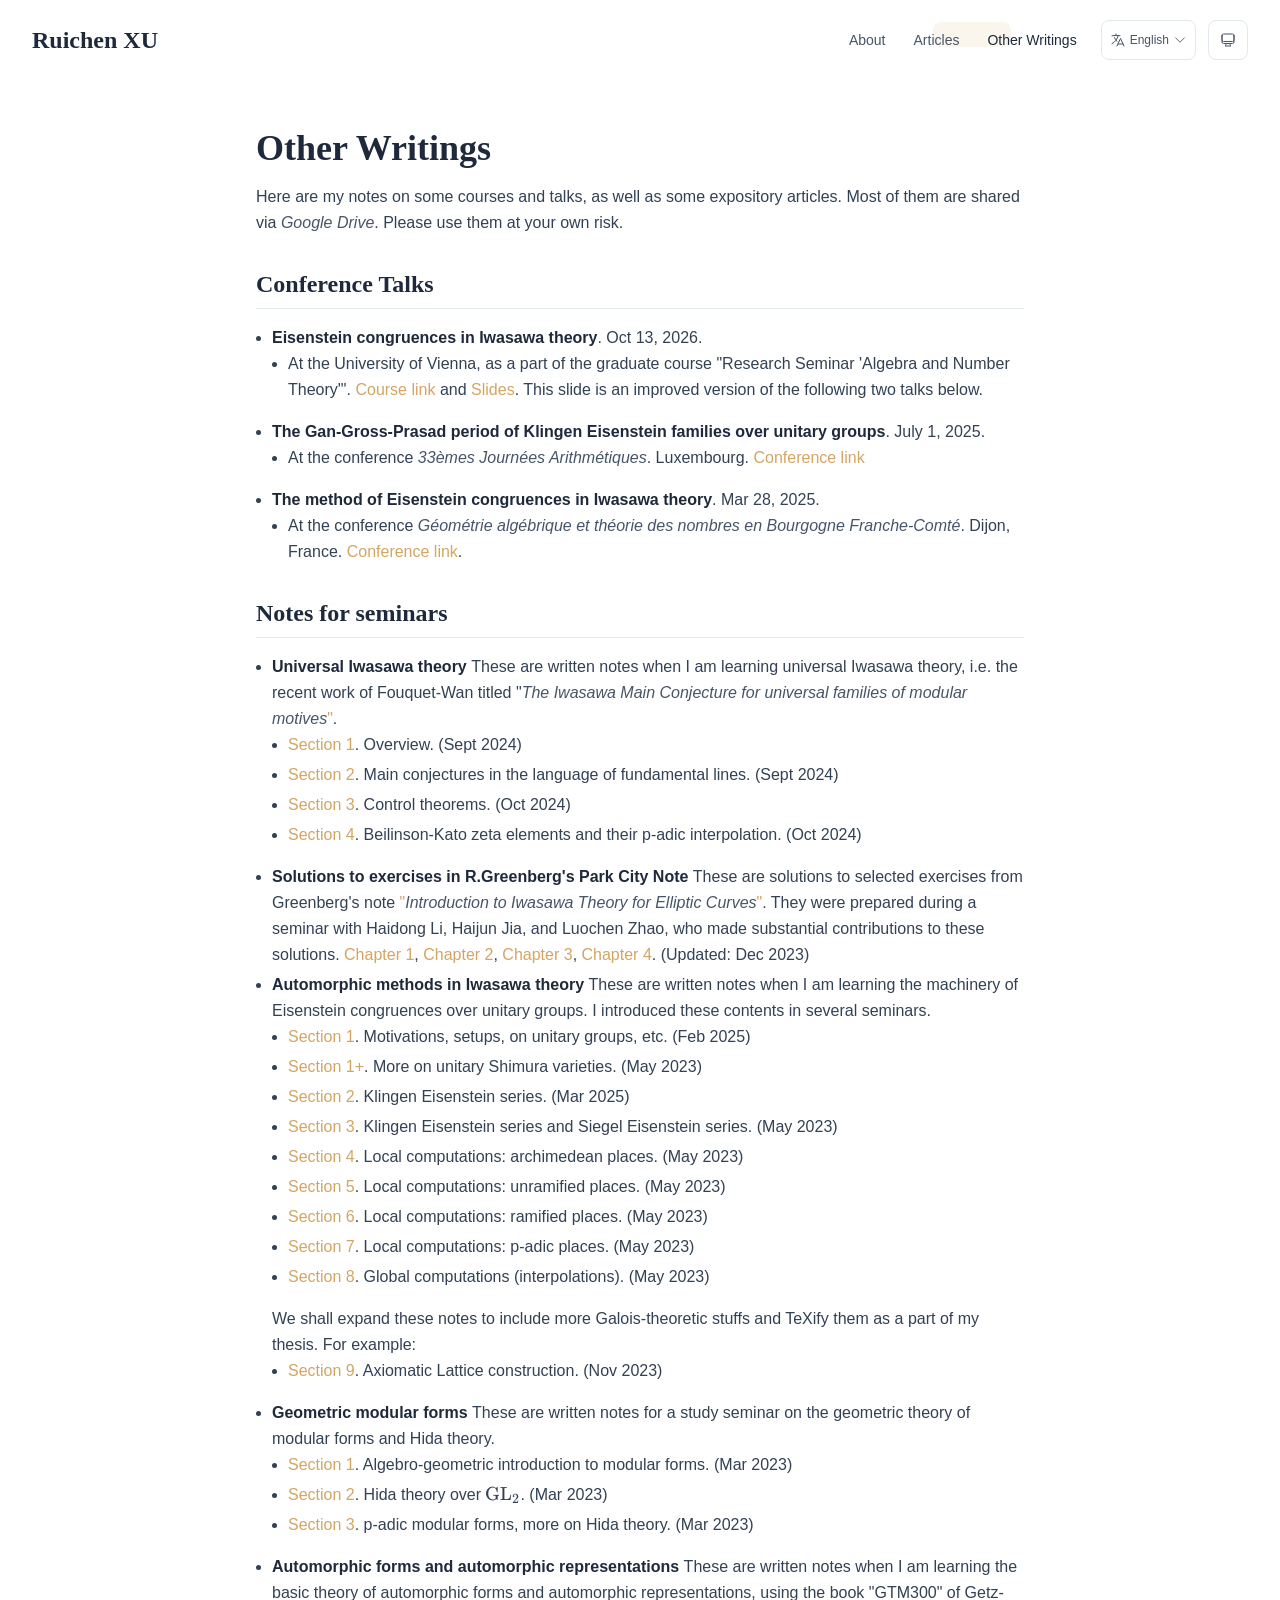
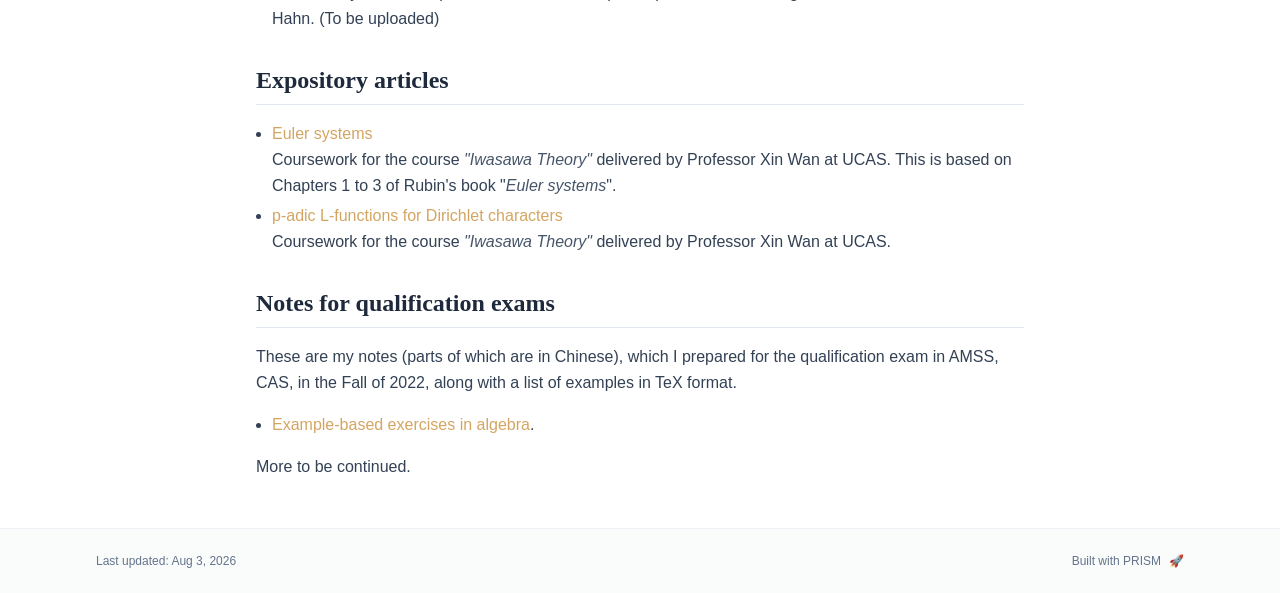
<file: writings/index.html>
<!DOCTYPE html><html lang="en" class="scroll-smooth"><head><meta charSet="utf-8"/><meta name="viewport" content="width=device-width, initial-scale=1"/><link rel="stylesheet" href="/_next/static/css/a2236ed3a697cd6c.css" data-precedence="next"/><link rel="stylesheet" href="/_next/static/css/862f91b59e97334f.css" data-precedence="next"/><link rel="preload" as="script" fetchPriority="low" href="/_next/static/chunks/webpack-9b3252a1c3b2d4f5.js"/><script src="/_next/static/chunks/4bd1b696-70b6d399998de86a.js" async=""></script><script src="/_next/static/chunks/684-5aaa8290a129f299.js" async=""></script><script src="/_next/static/chunks/main-app-7c06a26d48fae744.js" async=""></script><script src="/_next/static/chunks/461-a9a5d7b05a71d978.js" async=""></script><script src="/_next/static/chunks/874-6cc630662f3664af.js" async=""></script><script src="/_next/static/chunks/933-b21370172f728743.js" async=""></script><script src="/_next/static/chunks/app/layout-02b774780b918a92.js" async=""></script><script src="/_next/static/chunks/628fdacb-448eb9389e4a3378.js" async=""></script><script src="/_next/static/chunks/965-38d91ae3956b83cd.js" async=""></script><script src="/_next/static/chunks/748-87cad8b660119346.js" async=""></script><script src="/_next/static/chunks/app/%5Bslug%5D/page-2d3bf3d8156de846.js" async=""></script><link rel="icon" href="/favicon.svg" type="image/svg+xml"/><link rel="dns-prefetch" href="https://jialeliu.com"/><link rel="preconnect" href="https://jialeliu.com" crossorigin=""/><link rel="preload" as="font" type="font/woff2" href="https://jialeliu.com/fonts/georgiab.woff2" crossorigin=""/><script>
              try {
                const theme = localStorage.getItem('theme-storage');
                const parsed = theme ? JSON.parse(theme) : null;
                const setting = parsed?.state?.theme || 'system';
                const prefersDark = typeof window !== 'undefined' && window.matchMedia && window.matchMedia('(prefers-color-scheme: dark)').matches;
                const effective = setting === 'dark' ? 'dark' : (setting === 'light' ? 'light' : (prefersDark ? 'dark' : 'light'));
                var root = document.documentElement;
                root.classList.add(effective);
                root.setAttribute('data-theme', effective);
              } catch (e) {
                var root = document.documentElement;
                root.classList.add('light');
                root.setAttribute('data-theme', 'light');
              }
            </script><script>
    try {
      const cfg = {"enabled":true,"locales":["zh","en"],"defaultLocale":"en","mode":"fixed","fixedLocale":"en","persist":true,"switcher":true,"labels":{"zh":"中文","en":"English"}};
      const storageKey = 'locale-storage';
      const normalize = (value) => typeof value === 'string' ? value.trim().replace('_', '-').toLowerCase() : '';
      const matchLocale = (candidate) => {
        const normalized = normalize(candidate);
        if (!normalized) return null;
        if (cfg.locales.includes(normalized)) return normalized;
        const language = normalized.split('-')[0];
        if (cfg.locales.includes(language)) return language;
        return null;
      };

      let resolved = null;

      if (!cfg.enabled) {
        resolved = cfg.defaultLocale;
      } else if (cfg.persist) {
        resolved = matchLocale(localStorage.getItem(storageKey));
      }

      if (!resolved) {
        if (cfg.mode === 'fixed') {
          resolved = cfg.fixedLocale;
        } else {
          resolved = matchLocale(navigator.language);
        }
      }

      if (!resolved) {
        resolved = cfg.defaultLocale;
      }

      const root = document.documentElement;
      root.lang = resolved;
      root.setAttribute('data-locale', resolved);

      if (cfg.persist) {
        localStorage.setItem(storageKey, resolved);
      }
    } catch (e) {
      const root = document.documentElement;
      root.lang = 'en';
      root.setAttribute('data-locale', 'en');
    }
  </script><title>Other Writings | Ruichen XU</title><meta name="author" content="Ruichen XU"/><meta name="keywords" content="Ruichen XU,PhD,Research,University of Vienna"/><meta name="creator" content="Ruichen XU"/><meta name="publisher" content="Ruichen XU"/><meta property="og:title" content="Ruichen XU"/><meta property="og:description" content="Postdoctoral Researcher in the University of Vienna"/><meta property="og:site_name" content="Ruichen XU&#x27;s Academic Website"/><meta property="og:locale" content="en_US"/><meta property="og:type" content="website"/><meta name="twitter:card" content="summary"/><meta name="twitter:title" content="Ruichen XU"/><meta name="twitter:description" content="Postdoctoral Researcher in the University of Vienna"/><link rel="icon" href="/favicon.svg"/><script>document.querySelectorAll('body link[rel="icon"], body link[rel="apple-touch-icon"]').forEach(el => document.head.appendChild(el))</script><script src="/_next/static/chunks/polyfills-42372ed130431b0a.js" noModule=""></script></head><body class="font-sans antialiased"><div style="visibility:hidden"><nav class="fixed top-0 left-0 right-0 z-50" data-headlessui-state=""><div class="transition-all duration-300 ease-out bg-transparent" style="transform:translateY(-100px)"><div class="max-w-7xl mx-auto px-4 sm:px-6 lg:px-8"><div class="flex justify-between items-center h-16 lg:h-20"><div class="flex-shrink-0" tabindex="0"><a class="text-xl lg:text-2xl font-serif font-semibold text-primary hover:text-accent transition-colors duration-200" href="/">Ruichen XU</a></div><div class="hidden lg:block"><div class="ml-10 flex items-center space-x-3"><div class="relative flex items-baseline space-x-1"><a data-nav-href="/" class="relative px-3 py-2 text-sm font-medium rounded-lg transition-colors duration-150 text-neutral-600" href="/">About</a><a data-nav-href="/articles" class="relative px-3 py-2 text-sm font-medium rounded-lg transition-colors duration-150 text-neutral-600" href="/articles/">Articles</a><a data-nav-href="/writings" class="relative px-3 py-2 text-sm font-medium rounded-lg transition-colors duration-150 text-primary" href="/writings/">Other Writings</a></div><div class="flex items-center justify-center w-14 h-10 rounded-lg border border-neutral-200 dark:border-[rgba(148,163,184,0.24)] bg-background dark:bg-neutral-800"><div class="w-6 h-4 rounded bg-neutral-300 animate-pulse"></div></div><div class="flex items-center justify-center w-10 h-10 rounded-lg border border-neutral-200 dark:border-[rgba(148,163,184,0.24)] bg-background dark:bg-neutral-800"><div class="w-4 h-4 rounded-full bg-neutral-300 animate-pulse"></div></div></div></div><div class="lg:hidden flex items-center space-x-2"><div class="flex items-center justify-center w-14 h-10 rounded-lg border border-neutral-200 dark:border-[rgba(148,163,184,0.24)] bg-background dark:bg-neutral-800"><div class="w-6 h-4 rounded bg-neutral-300 animate-pulse"></div></div><div class="flex items-center justify-center w-10 h-10 rounded-lg border border-neutral-200 dark:border-[rgba(148,163,184,0.24)] bg-background dark:bg-neutral-800"><div class="w-4 h-4 rounded-full bg-neutral-300 animate-pulse"></div></div><button class="inline-flex items-center justify-center p-2 rounded-md text-neutral-600 hover:text-primary hover:bg-neutral-100 dark:hover:bg-neutral-800 focus:outline-none focus:ring-2 focus:ring-inset focus:ring-accent transition-colors duration-200" id="headlessui-disclosure-button-«R7pdb»" type="button" aria-expanded="false" data-headlessui-state=""><span class="sr-only">Open main menu</span><div><svg xmlns="http://www.w3.org/2000/svg" fill="none" viewBox="0 0 24 24" stroke-width="1.5" stroke="currentColor" aria-hidden="true" data-slot="icon" class="block h-6 w-6"><path stroke-linecap="round" stroke-linejoin="round" d="M3.75 6.75h16.5M3.75 12h16.5m-16.5 5.25h16.5"></path></svg></div></button></div></div></div></div></nav><main class="min-h-screen pt-16 lg:pt-20"><div class="max-w-4xl mx-auto px-4 sm:px-6 lg:px-8 py-12"><div class="max-w-3xl mx-auto" style="opacity:0;transform:translateY(20px)"><h1 class="text-4xl font-serif font-bold text-primary mb-4">Other Writings</h1><div class="text-neutral-700 dark:text-neutral-600 leading-relaxed"><p class="mb-4 last:mb-0">Here are my notes on some courses and talks, as well as some expository articles. Most of them are shared via <em class="italic text-neutral-600 dark:text-neutral-500">Google Drive</em>. Please use them at your own risk.</p>
<h2 class="text-2xl font-serif font-bold text-primary mt-8 mb-4 border-b border-neutral-200 dark:border-neutral-800 pb-2">Conference Talks</h2>
<ul class="list-disc list-inside mb-4 space-y-1 ml-4">
<li class="mb-1">
<p class="mb-4 last:mb-0"><strong class="font-semibold text-primary">Eisenstein congruences in Iwasawa theory</strong>. Oct 13, 2026.</p>
<ul class="list-disc list-inside mb-4 space-y-1 ml-4">
<li class="mb-1">At the University of Vienna, as a part of the graduate course &quot;Research Seminar &#x27;Algebra and Number Theory&#x27;&quot;. <a href="https://mathematik.univie.ac.at/en/research/seminars/seminar-algebra-and-number-theory/" node="[object Object]" target="_blank" rel="noopener noreferrer" class="text-accent font-medium transition-all duration-200 rounded hover:bg-accent/10 hover:shadow-sm">Course link</a> and <a href="/files/Vienna_1013.pdf" node="[object Object]" target="_blank" rel="noopener noreferrer" class="text-accent font-medium transition-all duration-200 rounded hover:bg-accent/10 hover:shadow-sm">Slides</a>. This slide is an improved version of the following two talks below.</li>
</ul>
</li>
<li class="mb-1">
<p class="mb-4 last:mb-0"><strong class="font-semibold text-primary">The Gan-Gross-Prasad period of Klingen Eisenstein families over unitary groups</strong>. July 1, 2025.</p>
<ul class="list-disc list-inside mb-4 space-y-1 ml-4">
<li class="mb-1">At the conference <em class="italic text-neutral-600 dark:text-neutral-500">33èmes Journées Arithmétiques</em>. Luxembourg. <a href="https://www.uni.lu/fstm-en/conferences/ja25/" node="[object Object]" target="_blank" rel="noopener noreferrer" class="text-accent font-medium transition-all duration-200 rounded hover:bg-accent/10 hover:shadow-sm">Conference link</a></li>
</ul>
</li>
<li class="mb-1">
<p class="mb-4 last:mb-0"><strong class="font-semibold text-primary">The method of Eisenstein congruences in Iwasawa theory</strong>. Mar 28, 2025.</p>
<ul class="list-disc list-inside mb-4 space-y-1 ml-4">
<li class="mb-1">At the conference <em class="italic text-neutral-600 dark:text-neutral-500">Géométrie algébrique et théorie des nombres en Bourgogne Franche-Comté</em>. Dijon, France. <a href="https://indico.math.cnrs.fr/event/13817/overview" node="[object Object]" target="_blank" rel="noopener noreferrer" class="text-accent font-medium transition-all duration-200 rounded hover:bg-accent/10 hover:shadow-sm">Conference link</a>.</li>
</ul>
</li>
</ul>
<h2 class="text-2xl font-serif font-bold text-primary mt-8 mb-4 border-b border-neutral-200 dark:border-neutral-800 pb-2">Notes for seminars</h2>
<ul class="list-disc list-inside mb-4 space-y-1 ml-4">
<li class="mb-1">
<p class="mb-4 last:mb-0"><strong class="font-semibold text-primary">Universal Iwasawa theory</strong></p>
<p class="mb-4 last:mb-0">These are written notes when I am learning universal Iwasawa theory, i.e. the recent work of Fouquet-Wan titled &quot;<a href="https://arxiv.org/abs/2107.13726" node="[object Object]" target="_blank" rel="noopener noreferrer" class="text-accent font-medium transition-all duration-200 rounded hover:bg-accent/10 hover:shadow-sm"><em class="italic text-neutral-600 dark:text-neutral-500">The Iwasawa Main Conjecture for universal families of modular motives</em>&quot;</a>.</p>
<ul class="list-disc list-inside mb-4 space-y-1 ml-4">
<li class="mb-1">
<p class="mb-4 last:mb-0"><a href="https://drive.google.com/file/d/1LQ3SroakJ2PeDmWdY_sWDObx288TJ0bJ/view?usp=drive_link" node="[object Object]" target="_blank" rel="noopener noreferrer" class="text-accent font-medium transition-all duration-200 rounded hover:bg-accent/10 hover:shadow-sm">Section 1</a>. Overview. (Sept 2024)</p>
</li>
<li class="mb-1">
<p class="mb-4 last:mb-0"><a href="https://drive.google.com/file/d/11PkyBKzo1-wU2v0Uc_PB5qxzrDuriVlw/view?usp=drive_link" node="[object Object]" target="_blank" rel="noopener noreferrer" class="text-accent font-medium transition-all duration-200 rounded hover:bg-accent/10 hover:shadow-sm">Section 2</a>. Main conjectures in the language of fundamental lines. (Sept 2024)</p>
</li>
<li class="mb-1">
<p class="mb-4 last:mb-0"><a href="https://drive.google.com/file/d/1qo5b7FkdBY4tjL9du68pqkgEkIf406_n/view?usp=drive_link" node="[object Object]" target="_blank" rel="noopener noreferrer" class="text-accent font-medium transition-all duration-200 rounded hover:bg-accent/10 hover:shadow-sm">Section 3</a>. Control theorems. (Oct 2024)</p>
</li>
<li class="mb-1">
<p class="mb-4 last:mb-0"><a href="https://drive.google.com/file/d/1k457cZgwdV9o5noDUYPNgvyAL-nzhmFE/view?usp=drive_link" node="[object Object]" target="_blank" rel="noopener noreferrer" class="text-accent font-medium transition-all duration-200 rounded hover:bg-accent/10 hover:shadow-sm">Section 4</a>. Beilinson-Kato zeta elements and their p-adic interpolation. (Oct 2024)</p>
</li>
</ul>
</li>
<li class="mb-1">
<p class="mb-4 last:mb-0"><strong class="font-semibold text-primary">Solutions to exercises in R.Greenberg&#x27;s Park City Note</strong></p>
<p class="mb-4 last:mb-0">These are solutions to selected exercises from Greenberg&#x27;s note <a href="http://www.ams.org/pcms/009" node="[object Object]" target="_blank" rel="noopener noreferrer" class="text-accent font-medium transition-all duration-200 rounded hover:bg-accent/10 hover:shadow-sm">&quot;<em class="italic text-neutral-600 dark:text-neutral-500">Introduction to Iwasawa Theory for Elliptic Curves</em>&quot;</a>.  They were prepared during a seminar with Haidong Li, Haijun Jia, and Luochen Zhao, who made substantial contributions to these solutions.</p>
<p class="mb-4 last:mb-0"><a href="https://drive.google.com/file/d/1k457cZgwdV9o5noDUYPNgvyAL-nzhmFE/view?usp=drive_link" node="[object Object]" target="_blank" rel="noopener noreferrer" class="text-accent font-medium transition-all duration-200 rounded hover:bg-accent/10 hover:shadow-sm">Chapter 1</a>, <a href="https://drive.google.com/file/d/1bvnUv7BlDyfRw1y9tpkqdQKTJ5Ut-7EW/view?usp=drive_link" node="[object Object]" target="_blank" rel="noopener noreferrer" class="text-accent font-medium transition-all duration-200 rounded hover:bg-accent/10 hover:shadow-sm">Chapter 2</a>, <a href="https://drive.google.com/file/d/1tSbmkAg7bwZqjxv-egRQQ76ibl1TYBMP/view?usp=drive_link" node="[object Object]" target="_blank" rel="noopener noreferrer" class="text-accent font-medium transition-all duration-200 rounded hover:bg-accent/10 hover:shadow-sm">Chapter 3</a>, <a href="https://drive.google.com/file/d/1KRmu3o_-mKEez8IXqcajI_IvGWh5vM2t/view?usp=drive_link" node="[object Object]" target="_blank" rel="noopener noreferrer" class="text-accent font-medium transition-all duration-200 rounded hover:bg-accent/10 hover:shadow-sm">Chapter 4</a>. (Updated: Dec 2023)</p>
</li>
<li class="mb-1">
<p class="mb-4 last:mb-0"><strong class="font-semibold text-primary">Automorphic methods in Iwasawa theory</strong></p>
<p class="mb-4 last:mb-0">These are written notes when I am learning the machinery of Eisenstein congruences over unitary groups. I introduced these contents in several seminars.</p>
<ul class="list-disc list-inside mb-4 space-y-1 ml-4">
<li class="mb-1"><a href="https://drive.google.com/file/d/153Ov8qlGv89bq3B6kgqc1e6pk3UeBlmG/view?usp=drive_link" node="[object Object]" target="_blank" rel="noopener noreferrer" class="text-accent font-medium transition-all duration-200 rounded hover:bg-accent/10 hover:shadow-sm">Section 1</a>. Motivations, setups, on unitary groups, etc. (Feb 2025)</li>
<li class="mb-1"><a href="https://drive.google.com/file/d/16fTjvnXXpyDVJf5fF9WEsYYVJ3ATwPDK/view?usp=drive_link" node="[object Object]" target="_blank" rel="noopener noreferrer" class="text-accent font-medium transition-all duration-200 rounded hover:bg-accent/10 hover:shadow-sm">Section 1+</a>. More on unitary Shimura varieties. (May 2023)</li>
<li class="mb-1"><a href="https://drive.google.com/file/d/1EpzHHORMjPcMemG5kK5QanfSoAcEhhJX/view?usp=drive_link" node="[object Object]" target="_blank" rel="noopener noreferrer" class="text-accent font-medium transition-all duration-200 rounded hover:bg-accent/10 hover:shadow-sm">Section 2</a>. Klingen Eisenstein series. (Mar 2025)</li>
<li class="mb-1"><a href="https://drive.google.com/file/d/1zJL0xYiRiG3RqriQrvamFH6TvZmxxc7i/view?usp=drive_link" node="[object Object]" target="_blank" rel="noopener noreferrer" class="text-accent font-medium transition-all duration-200 rounded hover:bg-accent/10 hover:shadow-sm">Section 3</a>. Klingen Eisenstein series and Siegel Eisenstein series. (May 2023)</li>
<li class="mb-1"><a href="https://drive.google.com/file/d/1pdCaXwGABK9crev0H4vqDf-GldybwOyp/view?usp=drive_link" node="[object Object]" target="_blank" rel="noopener noreferrer" class="text-accent font-medium transition-all duration-200 rounded hover:bg-accent/10 hover:shadow-sm">Section 4</a>. Local computations: archimedean places. (May 2023)</li>
<li class="mb-1"><a href="https://drive.google.com/file/d/1yKB2O3irIvrGbYO9cn3KyBdbqZN-CNlo/view?usp=drive_link" node="[object Object]" target="_blank" rel="noopener noreferrer" class="text-accent font-medium transition-all duration-200 rounded hover:bg-accent/10 hover:shadow-sm">Section 5</a>. Local computations: unramified places. (May 2023)</li>
<li class="mb-1"><a href="https://drive.google.com/file/d/1Z7uStkeBCe3flbq8EvRc7srDx9Sx252W/view?usp=drive_link" node="[object Object]" target="_blank" rel="noopener noreferrer" class="text-accent font-medium transition-all duration-200 rounded hover:bg-accent/10 hover:shadow-sm">Section 6</a>. Local computations: ramified places. (May 2023)</li>
<li class="mb-1"><a href="https://drive.google.com/file/d/15gXoKMRJtglnFAbLbvXSHCr14JOGQ-DO/view?usp=drive_link" node="[object Object]" target="_blank" rel="noopener noreferrer" class="text-accent font-medium transition-all duration-200 rounded hover:bg-accent/10 hover:shadow-sm">Section 7</a>. Local computations: p-adic places. (May 2023)</li>
<li class="mb-1"><a href="https://drive.google.com/file/d/1RqXnVDCGGXuMdvo-MQJ_7H9pXfvTcN0R/view?usp=drive_link" node="[object Object]" target="_blank" rel="noopener noreferrer" class="text-accent font-medium transition-all duration-200 rounded hover:bg-accent/10 hover:shadow-sm">Section 8</a>. Global computations (interpolations). (May 2023)</li>
</ul>
<p class="mb-4 last:mb-0">We shall expand these notes to include more Galois-theoretic stuffs and TeXify them as a part of my thesis. For example:</p>
<ul class="list-disc list-inside mb-4 space-y-1 ml-4">
<li class="mb-1"><a href="https://drive.google.com/file/d/1DrvL9GNmJAewgBIVnxWEJVkQ9UUiHJIG/view?usp=drive_link" node="[object Object]" target="_blank" rel="noopener noreferrer" class="text-accent font-medium transition-all duration-200 rounded hover:bg-accent/10 hover:shadow-sm">Section 9</a>. Axiomatic Lattice construction. (Nov 2023)</li>
</ul>
</li>
<li class="mb-1">
<p class="mb-4 last:mb-0"><strong class="font-semibold text-primary">Geometric modular forms</strong></p>
<p class="mb-4 last:mb-0">These are written notes for a study seminar on the geometric theory of modular forms and Hida theory.</p>
<ul class="list-disc list-inside mb-4 space-y-1 ml-4">
<li class="mb-1">
<p class="mb-4 last:mb-0"><a href="https://drive.google.com/file/d/1_rcV54jWwpotUkfRDF73ueQ2vnh2xV7g/view?usp=drive_link" node="[object Object]" target="_blank" rel="noopener noreferrer" class="text-accent font-medium transition-all duration-200 rounded hover:bg-accent/10 hover:shadow-sm">Section 1</a>. Algebro-geometric introduction to modular forms. (Mar 2023)</p>
</li>
<li class="mb-1">
<p class="mb-4 last:mb-0"><a href="https://drive.google.com/file/d/1jdD0TwEfc7t2Af7mzfyYCCjEjQ9LFW2t/view?usp=drive_link" node="[object Object]" target="_blank" rel="noopener noreferrer" class="text-accent font-medium transition-all duration-200 rounded hover:bg-accent/10 hover:shadow-sm">Section 2</a>. Hida theory over <span class="katex"><span class="katex-mathml"><math xmlns="http://www.w3.org/1998/Math/MathML"><semantics><mrow><msub><mrow><mi mathvariant="normal">G</mi><mi mathvariant="normal">L</mi></mrow><mn>2</mn></msub></mrow><annotation encoding="application/x-tex">\mathrm{GL}_2</annotation></semantics></math></span><span class="katex-html" aria-hidden="true"><span class="base"><span class="strut" style="height:0.8333em;vertical-align:-0.15em"></span><span class="mord"><span class="mord"><span class="mord mathrm">GL</span></span><span class="msupsub"><span class="vlist-t vlist-t2"><span class="vlist-r"><span class="vlist" style="height:0.3011em"><span style="top:-2.55em;margin-right:0.05em"><span class="pstrut" style="height:2.7em"></span><span class="sizing reset-size6 size3 mtight"><span class="mord mtight">2</span></span></span></span><span class="vlist-s">​</span></span><span class="vlist-r"><span class="vlist" style="height:0.15em"><span></span></span></span></span></span></span></span></span></span>. (Mar 2023)</p>
</li>
<li class="mb-1">
<p class="mb-4 last:mb-0"><a href="https://drive.google.com/file/d/1XXnIhd_L1rMjDPWPSFPcxtJHAId3TohO/view?usp=drive_link" node="[object Object]" target="_blank" rel="noopener noreferrer" class="text-accent font-medium transition-all duration-200 rounded hover:bg-accent/10 hover:shadow-sm">Section 3</a>. p-adic modular forms, more on Hida theory. (Mar 2023)</p>
</li>
</ul>
</li>
<li class="mb-1">
<p class="mb-4 last:mb-0"><strong class="font-semibold text-primary">Automorphic forms and automorphic representations</strong></p>
<p class="mb-4 last:mb-0">These are written notes when I am learning the basic theory of automorphic forms and automorphic representations, using the book &quot;GTM300&quot; of Getz-Hahn. (To be uploaded)</p>
</li>
</ul>
<h2 class="text-2xl font-serif font-bold text-primary mt-8 mb-4 border-b border-neutral-200 dark:border-neutral-800 pb-2">Expository articles</h2>
<ul class="list-disc list-inside mb-4 space-y-1 ml-4">
<li class="mb-1"><a href="https://drive.google.com/file/d/1O1uhCjtS2j8WRMA6rd45xRXLLK7CmMmH/view?usp=drive_link" node="[object Object]" target="_blank" rel="noopener noreferrer" class="text-accent font-medium transition-all duration-200 rounded hover:bg-accent/10 hover:shadow-sm">Euler systems</a><br/>
<!-- -->Coursework for the course <em class="italic text-neutral-600 dark:text-neutral-500">&quot;Iwasawa Theory&quot;</em> delivered by Professor Xin Wan at UCAS.  This is based on Chapters 1 to 3 of Rubin&#x27;s book &quot;<em class="italic text-neutral-600 dark:text-neutral-500">Euler systems</em>&quot;.</li>
<li class="mb-1"><a href="https://drive.google.com/file/d/1lPIu_eZRS2zQ32P4bTNkLGNrGzWXO47z/view?usp=drive_link" node="[object Object]" target="_blank" rel="noopener noreferrer" class="text-accent font-medium transition-all duration-200 rounded hover:bg-accent/10 hover:shadow-sm">p-adic L-functions for Dirichlet characters</a><br/>
<!-- -->Coursework for the course <em class="italic text-neutral-600 dark:text-neutral-500">&quot;Iwasawa Theory&quot;</em> delivered by Professor Xin Wan at UCAS.</li>
</ul>
<h2 class="text-2xl font-serif font-bold text-primary mt-8 mb-4 border-b border-neutral-200 dark:border-neutral-800 pb-2">Notes for qualification exams</h2>
<p class="mb-4 last:mb-0">These are my notes (parts of which are in Chinese), which I prepared for the qualification exam in AMSS, CAS, in the Fall of 2022, along with a list of examples in TeX format.</p>
<ul class="list-disc list-inside mb-4 space-y-1 ml-4">
<li class="mb-1"><a href="https://drive.google.com/file/d/1l1gw9iW0uLdYUxPzx9H62wWMmqNB8iOH/view?usp=drive_link" node="[object Object]" target="_blank" rel="noopener noreferrer" class="text-accent font-medium transition-all duration-200 rounded hover:bg-accent/10 hover:shadow-sm">Example-based exercises in algebra</a>.</li>
</ul>
<p class="mb-4 last:mb-0">More to be continued.</p></div></div></div><!--$--><!--/$--><!--$--><!--/$--></main><footer class="border-t border-neutral-200/50 bg-neutral-50/50 dark:bg-neutral-900/50 dark:border-neutral-700/50"><div class="max-w-6xl mx-auto px-4 sm:px-6 lg:px-8 py-6"><div class="flex flex-col sm:flex-row justify-between items-center gap-2"><p class="text-xs text-neutral-500">Last updated<!-- -->: <!-- -->Aug 3, 2026</p><p class="text-xs text-neutral-500 flex items-center"><a href="https://github.com/xyjoey/PRISM" target="_blank" rel="noopener noreferrer">Built with PRISM</a><span class="ml-2">🚀</span></p></div></div></footer></div><script src="/_next/static/chunks/webpack-9b3252a1c3b2d4f5.js" async=""></script><script>(self.__next_f=self.__next_f||[]).push([0])</script><script>self.__next_f.push([1,"1:\"$Sreact.fragment\"\n3:I[3719,[\"461\",\"static/chunks/461-a9a5d7b05a71d978.js\",\"874\",\"static/chunks/874-6cc630662f3664af.js\",\"933\",\"static/chunks/933-b21370172f728743.js\",\"177\",\"static/chunks/app/layout-02b774780b918a92.js\"],\"ThemeProvider\"]\n4:I[310,[\"461\",\"static/chunks/461-a9a5d7b05a71d978.js\",\"874\",\"static/chunks/874-6cc630662f3664af.js\",\"933\",\"static/chunks/933-b21370172f728743.js\",\"177\",\"static/chunks/app/layout-02b774780b918a92.js\"],\"LocaleProvider\"]\n5:I[4574,[\"461\",\"static/chunks/461-a9a5d7b05a71d978.js\",\"874\",\"static/chunks/874-6cc630662f3664af.js\",\"933\",\"static/chunks/933-b21370172f728743.js\",\"177\",\"static/chunks/app/layout-02b774780b918a92.js\"],\"default\"]\n6:I[7555,[],\"\"]\n7:I[1295,[],\"\"]\n8:I[2548,[\"461\",\"static/chunks/461-a9a5d7b05a71d978.js\",\"874\",\"static/chunks/874-6cc630662f3664af.js\",\"933\",\"static/chunks/933-b21370172f728743.js\",\"177\",\"static/chunks/app/layout-02b774780b918a92.js\"],\"default\"]\na:I[9665,[],\"MetadataBoundary\"]\nc:I[9665,[],\"OutletBoundary\"]\nf:I[4911,[],\"AsyncMetadataOutlet\"]\n11:I[9665,[],\"ViewportBoundary\"]\n13:I[6614,[],\"\"]\n:HL[\"/_next/static/css/a2236ed3a697cd6c.css\",\"style\"]\n:HL[\"/_next/static/css/862f91b59e97334f.css\",\"style\"]\n2:T5d8,\n    try {\n      const cfg = {\"enabled\":true,\"locales\":[\"zh\",\"en\"],\"defaultLocale\":\"en\",\"mode\":\"fixed\",\"fixedLocale\":\"en\",\"persist\":true,\"switcher\":true,\"labels\":{\"zh\":\"中文\",\"en\":\"English\"}};\n      const storageKey = 'locale-storage';\n      const normalize = (value) =\u003e typeof value === 'string' ? value.trim().replace('_', '-').toLowerCase() : '';\n      const matchLocale = (candidate) =\u003e {\n        const normalized = normalize(candidate);\n        if (!normalized) return null;\n        if (cfg.locales.includes(normalized)) return normalized;\n        const language = normalized.split('-')[0];\n        if (cfg.locales.includes(language)) return language;\n        return null;\n      };\n\n      let resolved = null;\n\n      if (!cfg.enabled) {\n        resolved = cfg.defaultLocale;\n      } else if (cfg.persist) {\n        resolved = matchLocale(localStorage.getItem(sto"])</script><script>self.__next_f.push([1,"rageKey));\n      }\n\n      if (!resolved) {\n        if (cfg.mode === 'fixed') {\n          resolved = cfg.fixedLocale;\n        } else {\n          resolved = matchLocale(navigator.language);\n        }\n      }\n\n      if (!resolved) {\n        resolved = cfg.defaultLocale;\n      }\n\n      const root = document.documentElement;\n      root.lang = resolved;\n      root.setAttribute('data-locale', resolved);\n\n      if (cfg.persist) {\n        localStorage.setItem(storageKey, resolved);\n      }\n    } catch (e) {\n      const root = document.documentElement;\n      root.lang = 'en';\n      root.setAttribute('data-locale', 'en');\n    }\n  "])</script><script>self.__next_f.push([1,"0:{\"P\":null,\"b\":\"phpOPqlVdnZtx-sge6V59\",\"p\":\"\",\"c\":[\"\",\"writings\",\"\"],\"i\":false,\"f\":[[[\"\",{\"children\":[[\"slug\",\"writings\",\"d\"],{\"children\":[\"__PAGE__\",{}]}]},\"$undefined\",\"$undefined\",true],[\"\",[\"$\",\"$1\",\"c\",{\"children\":[[[\"$\",\"link\",\"0\",{\"rel\":\"stylesheet\",\"href\":\"/_next/static/css/a2236ed3a697cd6c.css\",\"precedence\":\"next\",\"crossOrigin\":\"$undefined\",\"nonce\":\"$undefined\"}],[\"$\",\"link\",\"1\",{\"rel\":\"stylesheet\",\"href\":\"/_next/static/css/862f91b59e97334f.css\",\"precedence\":\"next\",\"crossOrigin\":\"$undefined\",\"nonce\":\"$undefined\"}]],[\"$\",\"html\",null,{\"lang\":\"en\",\"className\":\"scroll-smooth\",\"suppressHydrationWarning\":true,\"children\":[[\"$\",\"head\",null,{\"children\":[[\"$\",\"link\",null,{\"rel\":\"icon\",\"href\":\"/favicon.svg\",\"type\":\"image/svg+xml\"}],[\"$\",\"link\",null,{\"rel\":\"dns-prefetch\",\"href\":\"https://jialeliu.com\"}],[\"$\",\"link\",null,{\"rel\":\"preconnect\",\"href\":\"https://jialeliu.com\",\"crossOrigin\":\"\"}],[\"$\",\"link\",null,{\"rel\":\"preload\",\"as\":\"font\",\"type\":\"font/woff2\",\"href\":\"https://jialeliu.com/fonts/georgiab.woff2\",\"crossOrigin\":\"\"}],[\"$\",\"script\",null,{\"dangerouslySetInnerHTML\":{\"__html\":\"\\n              try {\\n                const theme = localStorage.getItem('theme-storage');\\n                const parsed = theme ? JSON.parse(theme) : null;\\n                const setting = parsed?.state?.theme || 'system';\\n                const prefersDark = typeof window !== 'undefined' \u0026\u0026 window.matchMedia \u0026\u0026 window.matchMedia('(prefers-color-scheme: dark)').matches;\\n                const effective = setting === 'dark' ? 'dark' : (setting === 'light' ? 'light' : (prefersDark ? 'dark' : 'light'));\\n                var root = document.documentElement;\\n                root.classList.add(effective);\\n                root.setAttribute('data-theme', effective);\\n              } catch (e) {\\n                var root = document.documentElement;\\n                root.classList.add('light');\\n                root.setAttribute('data-theme', 'light');\\n              }\\n            \"}}],[\"$\",\"script\",null,{\"dangerouslySetInnerHTML\":{\"__html\":\"$2\"}}]]}],[\"$\",\"body\",null,{\"className\":\"font-sans antialiased\",\"children\":[\"$\",\"$L3\",null,{\"children\":[\"$\",\"$L4\",null,{\"config\":{\"enabled\":true,\"locales\":[\"zh\",\"en\"],\"defaultLocale\":\"en\",\"mode\":\"fixed\",\"fixedLocale\":\"en\",\"persist\":true,\"switcher\":true,\"labels\":{\"zh\":\"中文\",\"en\":\"English\"}},\"children\":[[\"$\",\"$L5\",null,{\"items\":[{\"title\":\"About\",\"type\":\"page\",\"target\":\"about\",\"href\":\"/\"},{\"title\":\"Articles\",\"type\":\"page\",\"target\":\"articles\",\"href\":\"/articles\"},{\"title\":\"Other Writings\",\"type\":\"page\",\"target\":\"writings\",\"href\":\"/writings\"}],\"siteTitle\":\"Ruichen XU\",\"enableOnePageMode\":false,\"i18n\":\"$0:f:0:1:1:props:children:1:props:children:1:props:children:props:children:props:config\",\"itemsByLocale\":{\"zh\":[{\"title\":\"首页\",\"type\":\"page\",\"target\":\"about\",\"href\":\"/\"},{\"title\":\"文章\",\"type\":\"page\",\"target\":\"articles\",\"href\":\"/articles\"},{\"title\":\"杂文\",\"type\":\"page\",\"target\":\"writings\",\"href\":\"/writings\"}],\"en\":[{\"title\":\"About\",\"type\":\"page\",\"target\":\"about\",\"href\":\"/\"},{\"title\":\"Articles\",\"type\":\"page\",\"target\":\"articles\",\"href\":\"/articles\"},{\"title\":\"Other Writings\",\"type\":\"page\",\"target\":\"writings\",\"href\":\"/writings\"}]},\"siteTitleByLocale\":{\"zh\":\"徐睿晨\",\"en\":\"Ruichen XU\"}}],[\"$\",\"main\",null,{\"className\":\"min-h-screen pt-16 lg:pt-20\",\"children\":[\"$\",\"$L6\",null,{\"parallelRouterKey\":\"children\",\"error\":\"$undefined\",\"errorStyles\":\"$undefined\",\"errorScripts\":\"$undefined\",\"template\":[\"$\",\"$L7\",null,{}],\"templateStyles\":\"$undefined\",\"templateScripts\":\"$undefined\",\"notFound\":[[[\"$\",\"title\",null,{\"children\":\"404: This page could not be found.\"}],[\"$\",\"div\",null,{\"style\":{\"fontFamily\":\"system-ui,\\\"Segoe UI\\\",Roboto,Helvetica,Arial,sans-serif,\\\"Apple Color Emoji\\\",\\\"Segoe UI Emoji\\\"\",\"height\":\"100vh\",\"textAlign\":\"center\",\"display\":\"flex\",\"flexDirection\":\"column\",\"alignItems\":\"center\",\"justifyContent\":\"center\"},\"children\":[\"$\",\"div\",null,{\"children\":[[\"$\",\"style\",null,{\"dangerouslySetInnerHTML\":{\"__html\":\"body{color:#000;background:#fff;margin:0}.next-error-h1{border-right:1px solid rgba(0,0,0,.3)}@media (prefers-color-scheme:dark){body{color:#fff;background:#000}.next-error-h1{border-right:1px solid rgba(255,255,255,.3)}}\"}}],[\"$\",\"h1\",null,{\"className\":\"next-error-h1\",\"style\":{\"display\":\"inline-block\",\"margin\":\"0 20px 0 0\",\"padding\":\"0 23px 0 0\",\"fontSize\":24,\"fontWeight\":500,\"verticalAlign\":\"top\",\"lineHeight\":\"49px\"},\"children\":404}],[\"$\",\"div\",null,{\"style\":{\"display\":\"inline-block\"},\"children\":[\"$\",\"h2\",null,{\"style\":{\"fontSize\":14,\"fontWeight\":400,\"lineHeight\":\"49px\",\"margin\":0},\"children\":\"This page could not be found.\"}]}]]}]}]],[]],\"forbidden\":\"$undefined\",\"unauthorized\":\"$undefined\"}]}],[\"$\",\"$L8\",null,{\"lastUpdated\":\"Aug 3, 2026\",\"lastUpdatedByLocale\":{\"zh\":\"2026年5月28日\",\"en\":\"Aug 3, 2026\"},\"defaultLocale\":\"en\"}]]}]}]}]]}]]}],{\"children\":[[\"slug\",\"writings\",\"d\"],[\"$\",\"$1\",\"c\",{\"children\":[null,[\"$\",\"$L6\",null,{\"parallelRouterKey\":\"children\",\"error\":\"$undefined\",\"errorStyles\":\"$undefined\",\"errorScripts\":\"$undefined\",\"template\":[\"$\",\"$L7\",null,{}],\"templateStyles\":\"$undefined\",\"templateScripts\":\"$undefined\",\"notFound\":\"$undefined\",\"forbidden\":\"$undefined\",\"unauthorized\":\"$undefined\"}]]}],{\"children\":[\"__PAGE__\",[\"$\",\"$1\",\"c\",{\"children\":[\"$L9\",[\"$\",\"$La\",null,{\"children\":\"$Lb\"}],null,[\"$\",\"$Lc\",null,{\"children\":[\"$Ld\",\"$Le\",[\"$\",\"$Lf\",null,{\"promise\":\"$@10\"}]]}]]}],{},null,false]},null,false]},null,false],[\"$\",\"$1\",\"h\",{\"children\":[null,[\"$\",\"$1\",\"CHskfopBdeE88Nm_a3i27\",{\"children\":[[\"$\",\"$L11\",null,{\"children\":\"$L12\"}],null]}],null]}],false]],\"m\":\"$undefined\",\"G\":[\"$13\",\"$undefined\"],\"s\":false,\"S\":true}\n"])</script><script>self.__next_f.push([1,"14:\"$Sreact.suspense\"\n15:I[4911,[],\"AsyncMetadata\"]\n17:I[2382,[\"803\",\"static/chunks/628fdacb-448eb9389e4a3378.js\",\"461\",\"static/chunks/461-a9a5d7b05a71d978.js\",\"965\",\"static/chunks/965-38d91ae3956b83cd.js\",\"748\",\"static/chunks/748-87cad8b660119346.js\",\"182\",\"static/chunks/app/%5Bslug%5D/page-2d3bf3d8156de846.js\"],\"default\"]\nb:[\"$\",\"$14\",null,{\"fallback\":null,\"children\":[\"$\",\"$L15\",null,{\"promise\":\"$@16\"}]}]\n18:T18d3,"])</script><script>self.__next_f.push([1,"这些内容包括我在部分课程与报告中整理的笔记，以及一些说明性文章，仅供参考使用，其中可能存在不准确或不完整之处。\n\n## 会议报告\n\n- **Eisenstein congruences in Iwasawa theory**. 2026年10月13日.\n\n  - At the University of Vienna, as a part of the graduate course \"Research Seminar 'Algebra and Number Theory'\". [Course link](https://mathematik.univie.ac.at/en/research/seminars/seminar-algebra-and-number-theory/) and [Slides](/files/Vienna_1013.pdf). This slide is an improved version of the following two talks below.\n\n\n- **The Gan-Gross-Prasad period of Klingen Eisenstein families over unitary groups**. 2025年7月1日.\n\n  - At the conference *33èmes Journées Arithmétiques*. Luxembourg. [Conference link](https://www.uni.lu/fstm-en/conferences/ja25/)\n\n- **The method of Eisenstein congruences in Iwasawa theory**. 2025年3月28日.\n\n  - At the conference *Géométrie algébrique et théorie des nombres en Bourgogne Franche-Comté*. Dijon, France. [Conference link](https://indico.math.cnrs.fr/event/13817/overview).\n\n  \n\n## 讨论班笔记\n\n- **Universal Iwasawa theory**\n  \n  These are written notes when I am learning universal Iwasawa theory, i.e. the recent work of Fouquet-Wan titled \"[*The Iwasawa Main Conjecture for universal families of modular motives*\"](https://arxiv.org/abs/2107.13726).\n  \n  - [Section 1](https://drive.google.com/file/d/1LQ3SroakJ2PeDmWdY_sWDObx288TJ0bJ/view?usp=drive_link). Overview. (Sept 2024)\n  \n  - [Section 2](https://drive.google.com/file/d/11PkyBKzo1-wU2v0Uc_PB5qxzrDuriVlw/view?usp=drive_link). Main conjectures in the language of fundamental lines. (Sept 2024)\n  \n  - [Section 3](https://drive.google.com/file/d/1qo5b7FkdBY4tjL9du68pqkgEkIf406_n/view?usp=drive_link). Control theorems. (Oct 2024)\n  \n  - [Section 4](https://drive.google.com/file/d/1k457cZgwdV9o5noDUYPNgvyAL-nzhmFE/view?usp=drive_link). Beilinson-Kato zeta elements and their p-adic interpolation. (Oct 2024)\n\n- **Solutions to exercises in R.Greenberg's Park City Note**\n  \n  These are solutions to selected exercises from Greenberg's note [\"*Introduction to Iwasawa Theory for Elliptic Curves*\"](http://www.ams.org/pcms/009).  They were prepared during a seminar with Haidong Li, Haijun Jia, and Luochen Zhao, who made substantial contributions to these solutions.\n  \n  [Chapter 1](https://drive.google.com/file/d/1k457cZgwdV9o5noDUYPNgvyAL-nzhmFE/view?usp=drive_link), [Chapter 2](https://drive.google.com/file/d/1bvnUv7BlDyfRw1y9tpkqdQKTJ5Ut-7EW/view?usp=drive_link), [Chapter 3](https://drive.google.com/file/d/1tSbmkAg7bwZqjxv-egRQQ76ibl1TYBMP/view?usp=drive_link), [Chapter 4](https://drive.google.com/file/d/1KRmu3o_-mKEez8IXqcajI_IvGWh5vM2t/view?usp=drive_link). (Updated: Dec 2023)\n\n- **Automorphic methods in Iwasawa theory**\n  \n  These are written notes when I am learning the machinery of Eisenstein congruences over unitary groups. I introduced these contents in several seminars.\n  \n  - [Section 1](https://drive.google.com/file/d/153Ov8qlGv89bq3B6kgqc1e6pk3UeBlmG/view?usp=drive_link). Motivations, setups, on unitary groups, etc. (Feb 2025)\n  - [Section 1+](https://drive.google.com/file/d/16fTjvnXXpyDVJf5fF9WEsYYVJ3ATwPDK/view?usp=drive_link). More on unitary Shimura varieties. (May 2023)\n  - [Section 2](https://drive.google.com/file/d/1EpzHHORMjPcMemG5kK5QanfSoAcEhhJX/view?usp=drive_link). Klingen Eisenstein series. (Mar 2025)\n  - [Section 3](https://drive.google.com/file/d/1zJL0xYiRiG3RqriQrvamFH6TvZmxxc7i/view?usp=drive_link). Klingen Eisenstein series and Siegel Eisenstein series. (May 2023)\n  - [Section 4](https://drive.google.com/file/d/1pdCaXwGABK9crev0H4vqDf-GldybwOyp/view?usp=drive_link). Local computations: archimedean places. (May 2023)\n  - [Section 5](https://drive.google.com/file/d/1yKB2O3irIvrGbYO9cn3KyBdbqZN-CNlo/view?usp=drive_link). Local computations: unramified places. (May 2023)\n  - [Section 6](https://drive.google.com/file/d/1Z7uStkeBCe3flbq8EvRc7srDx9Sx252W/view?usp=drive_link). Local computations: ramified places. (May 2023)\n  - [Section 7](https://drive.google.com/file/d/15gXoKMRJtglnFAbLbvXSHCr14JOGQ-DO/view?usp=drive_link). Local computations: p-adic places. (May 2023)\n  - [Section 8](https://drive.google.com/file/d/1RqXnVDCGGXuMdvo-MQJ_7H9pXfvTcN0R/view?usp=drive_link). Global computations (interpolations). (May 2023)\n  \n  We shall expand these notes to include more Galois-theoretic stuffs and TeXify them as a part of my thesis. For example:\n  \n  - [Section 9](https://drive.google.com/file/d/1DrvL9GNmJAewgBIVnxWEJVkQ9UUiHJIG/view?usp=drive_link). Axiomatic Lattice construction. (Nov 2023)\n  \n- **Geometric modular forms**\n  \n  These are written notes for a study seminar on the geometric theory of modular forms and Hida theory.\n  \n  - [Section 1](https://drive.google.com/file/d/1_rcV54jWwpotUkfRDF73ueQ2vnh2xV7g/view?usp=drive_link). Algebro-geometric introduction to modular forms. (Mar 2023)\n  \n  - [Section 2](https://drive.google.com/file/d/1jdD0TwEfc7t2Af7mzfyYCCjEjQ9LFW2t/view?usp=drive_link). Hida theory over $\\mathrm{GL}_2$. (Mar 2023)\n  \n  - [Section 3](https://drive.google.com/file/d/1XXnIhd_L1rMjDPWPSFPcxtJHAId3TohO/view?usp=drive_link). p-adic modular forms, more on Hida theory. (Mar 2023)\n\n- **Automorphic forms and automorphic representations**\n  \n  These are written notes when I am learning the basic theory of automorphic forms and automorphic representations, using the book \"GTM300\" of Getz-Hahn. (To be uploaded)\n\n## 介绍性文章\n\n- [Euler systems](https://drive.google.com/file/d/1O1uhCjtS2j8WRMA6rd45xRXLLK7CmMmH/view?usp=drive_link)  \n  Coursework for the course *\"Iwasawa Theory\"* delivered by Professor Xin Wan at UCAS.  This is based on Chapters 1 to 3 of Rubin's book \"*Euler systems*\".\n- [p-adic L-functions for Dirichlet characters](https://drive.google.com/file/d/1lPIu_eZRS2zQ32P4bTNkLGNrGzWXO47z/view?usp=drive_link)  \n  Coursework for the course *\"Iwasawa Theory\"* delivered by Professor Xin Wan at UCAS.\n\n## 博士生资格考试材料\n\nThese are my notes (parts of which are in Chinese), which I prepared for the qualification exam in AMSS, CAS, in the Fall of 2022, along with a list of examples in TeX format.\n\n- [Example-based exercises in algebra](https://drive.google.com/file/d/1l1gw9iW0uLdYUxPzx9H62wWMmqNB8iOH/view?usp=drive_link).\n\nMore to be continued.\n"])</script><script>self.__next_f.push([1,"19:T18cd,"])</script><script>self.__next_f.push([1,"Here are my notes on some courses and talks, as well as some expository articles. Most of them are shared via *Google Drive*. Please use them at your own risk.\n\n## Conference Talks\n\n- **Eisenstein congruences in Iwasawa theory**. Oct 13, 2026.\n\n  - At the University of Vienna, as a part of the graduate course \"Research Seminar 'Algebra and Number Theory'\". [Course link](https://mathematik.univie.ac.at/en/research/seminars/seminar-algebra-and-number-theory/) and [Slides](/files/Vienna_1013.pdf). This slide is an improved version of the following two talks below.\n\n\n- **The Gan-Gross-Prasad period of Klingen Eisenstein families over unitary groups**. July 1, 2025.\n\n  - At the conference *33èmes Journées Arithmétiques*. Luxembourg. [Conference link](https://www.uni.lu/fstm-en/conferences/ja25/)\n\n- **The method of Eisenstein congruences in Iwasawa theory**. Mar 28, 2025.\n\n  - At the conference *Géométrie algébrique et théorie des nombres en Bourgogne Franche-Comté*. Dijon, France. [Conference link](https://indico.math.cnrs.fr/event/13817/overview).\n  \n\n## Notes for seminars\n\n- **Universal Iwasawa theory**\n  \n  These are written notes when I am learning universal Iwasawa theory, i.e. the recent work of Fouquet-Wan titled \"[*The Iwasawa Main Conjecture for universal families of modular motives*\"](https://arxiv.org/abs/2107.13726).\n  \n  - [Section 1](https://drive.google.com/file/d/1LQ3SroakJ2PeDmWdY_sWDObx288TJ0bJ/view?usp=drive_link). Overview. (Sept 2024)\n  \n  - [Section 2](https://drive.google.com/file/d/11PkyBKzo1-wU2v0Uc_PB5qxzrDuriVlw/view?usp=drive_link). Main conjectures in the language of fundamental lines. (Sept 2024)\n  \n  - [Section 3](https://drive.google.com/file/d/1qo5b7FkdBY4tjL9du68pqkgEkIf406_n/view?usp=drive_link). Control theorems. (Oct 2024)\n  \n  - [Section 4](https://drive.google.com/file/d/1k457cZgwdV9o5noDUYPNgvyAL-nzhmFE/view?usp=drive_link). Beilinson-Kato zeta elements and their p-adic interpolation. (Oct 2024)\n\n- **Solutions to exercises in R.Greenberg's Park City Note**\n  \n  These are solutions to selected exercises from Greenberg's note [\"*Introduction to Iwasawa Theory for Elliptic Curves*\"](http://www.ams.org/pcms/009).  They were prepared during a seminar with Haidong Li, Haijun Jia, and Luochen Zhao, who made substantial contributions to these solutions.\n  \n  [Chapter 1](https://drive.google.com/file/d/1k457cZgwdV9o5noDUYPNgvyAL-nzhmFE/view?usp=drive_link), [Chapter 2](https://drive.google.com/file/d/1bvnUv7BlDyfRw1y9tpkqdQKTJ5Ut-7EW/view?usp=drive_link), [Chapter 3](https://drive.google.com/file/d/1tSbmkAg7bwZqjxv-egRQQ76ibl1TYBMP/view?usp=drive_link), [Chapter 4](https://drive.google.com/file/d/1KRmu3o_-mKEez8IXqcajI_IvGWh5vM2t/view?usp=drive_link). (Updated: Dec 2023)\n\n- **Automorphic methods in Iwasawa theory**\n  \n  These are written notes when I am learning the machinery of Eisenstein congruences over unitary groups. I introduced these contents in several seminars.\n  \n  - [Section 1](https://drive.google.com/file/d/153Ov8qlGv89bq3B6kgqc1e6pk3UeBlmG/view?usp=drive_link). Motivations, setups, on unitary groups, etc. (Feb 2025)\n  - [Section 1+](https://drive.google.com/file/d/16fTjvnXXpyDVJf5fF9WEsYYVJ3ATwPDK/view?usp=drive_link). More on unitary Shimura varieties. (May 2023)\n  - [Section 2](https://drive.google.com/file/d/1EpzHHORMjPcMemG5kK5QanfSoAcEhhJX/view?usp=drive_link). Klingen Eisenstein series. (Mar 2025)\n  - [Section 3](https://drive.google.com/file/d/1zJL0xYiRiG3RqriQrvamFH6TvZmxxc7i/view?usp=drive_link). Klingen Eisenstein series and Siegel Eisenstein series. (May 2023)\n  - [Section 4](https://drive.google.com/file/d/1pdCaXwGABK9crev0H4vqDf-GldybwOyp/view?usp=drive_link). Local computations: archimedean places. (May 2023)\n  - [Section 5](https://drive.google.com/file/d/1yKB2O3irIvrGbYO9cn3KyBdbqZN-CNlo/view?usp=drive_link). Local computations: unramified places. (May 2023)\n  - [Section 6](https://drive.google.com/file/d/1Z7uStkeBCe3flbq8EvRc7srDx9Sx252W/view?usp=drive_link). Local computations: ramified places. (May 2023)\n  - [Section 7](https://drive.google.com/file/d/15gXoKMRJtglnFAbLbvXSHCr14JOGQ-DO/view?usp=drive_link). Local computations: p-adic places. (May 2023)\n  - [Section 8](https://drive.google.com/file/d/1RqXnVDCGGXuMdvo-MQJ_7H9pXfvTcN0R/view?usp=drive_link). Global computations (interpolations). (May 2023)\n  \n  We shall expand these notes to include more Galois-theoretic stuffs and TeXify them as a part of my thesis. For example:\n  \n  - [Section 9](https://drive.google.com/file/d/1DrvL9GNmJAewgBIVnxWEJVkQ9UUiHJIG/view?usp=drive_link). Axiomatic Lattice construction. (Nov 2023)\n  \n- **Geometric modular forms**\n  \n  These are written notes for a study seminar on the geometric theory of modular forms and Hida theory.\n  \n  - [Section 1](https://drive.google.com/file/d/1_rcV54jWwpotUkfRDF73ueQ2vnh2xV7g/view?usp=drive_link). Algebro-geometric introduction to modular forms. (Mar 2023)\n  \n  - [Section 2](https://drive.google.com/file/d/1jdD0TwEfc7t2Af7mzfyYCCjEjQ9LFW2t/view?usp=drive_link). Hida theory over $\\mathrm{GL}_2$. (Mar 2023)\n  \n  - [Section 3](https://drive.google.com/file/d/1XXnIhd_L1rMjDPWPSFPcxtJHAId3TohO/view?usp=drive_link). p-adic modular forms, more on Hida theory. (Mar 2023)\n\n- **Automorphic forms and automorphic representations**\n  \n  These are written notes when I am learning the basic theory of automorphic forms and automorphic representations, using the book \"GTM300\" of Getz-Hahn. (To be uploaded)\n\n## Expository articles\n\n- [Euler systems](https://drive.google.com/file/d/1O1uhCjtS2j8WRMA6rd45xRXLLK7CmMmH/view?usp=drive_link)  \n  Coursework for the course *\"Iwasawa Theory\"* delivered by Professor Xin Wan at UCAS.  This is based on Chapters 1 to 3 of Rubin's book \"*Euler systems*\".\n- [p-adic L-functions for Dirichlet characters](https://drive.google.com/file/d/1lPIu_eZRS2zQ32P4bTNkLGNrGzWXO47z/view?usp=drive_link)  \n  Coursework for the course *\"Iwasawa Theory\"* delivered by Professor Xin Wan at UCAS.\n\n## Notes for qualification exams\n\nThese are my notes (parts of which are in Chinese), which I prepared for the qualification exam in AMSS, CAS, in the Fall of 2022, along with a list of examples in TeX format.\n\n- [Example-based exercises in algebra](https://drive.google.com/file/d/1l1gw9iW0uLdYUxPzx9H62wWMmqNB8iOH/view?usp=drive_link).\n\nMore to be continued.\n"])</script><script>self.__next_f.push([1,"9:[\"$\",\"$L17\",null,{\"dataByLocale\":{\"zh\":{\"type\":\"text\",\"config\":{\"type\":\"text\",\"title\":\"杂文\",\"source\":\"writings.md\"},\"content\":\"$18\"},\"en\":{\"type\":\"text\",\"config\":{\"type\":\"text\",\"title\":\"Other Writings\",\"source\":\"writings.md\"},\"content\":\"$19\"}},\"defaultLocale\":\"en\"}]\n"])</script><script>self.__next_f.push([1,"e:null\n"])</script><script>self.__next_f.push([1,"12:[[\"$\",\"meta\",\"0\",{\"charSet\":\"utf-8\"}],[\"$\",\"meta\",\"1\",{\"name\":\"viewport\",\"content\":\"width=device-width, initial-scale=1\"}]]\nd:null\n"])</script><script>self.__next_f.push([1,"16:{\"metadata\":[[\"$\",\"title\",\"0\",{\"children\":\"Other Writings | Ruichen XU\"}],[\"$\",\"meta\",\"1\",{\"name\":\"author\",\"content\":\"Ruichen XU\"}],[\"$\",\"meta\",\"2\",{\"name\":\"keywords\",\"content\":\"Ruichen XU,PhD,Research,University of Vienna\"}],[\"$\",\"meta\",\"3\",{\"name\":\"creator\",\"content\":\"Ruichen XU\"}],[\"$\",\"meta\",\"4\",{\"name\":\"publisher\",\"content\":\"Ruichen XU\"}],[\"$\",\"meta\",\"5\",{\"property\":\"og:title\",\"content\":\"Ruichen XU\"}],[\"$\",\"meta\",\"6\",{\"property\":\"og:description\",\"content\":\"Postdoctoral Researcher in the University of Vienna\"}],[\"$\",\"meta\",\"7\",{\"property\":\"og:site_name\",\"content\":\"Ruichen XU's Academic Website\"}],[\"$\",\"meta\",\"8\",{\"property\":\"og:locale\",\"content\":\"en_US\"}],[\"$\",\"meta\",\"9\",{\"property\":\"og:type\",\"content\":\"website\"}],[\"$\",\"meta\",\"10\",{\"name\":\"twitter:card\",\"content\":\"summary\"}],[\"$\",\"meta\",\"11\",{\"name\":\"twitter:title\",\"content\":\"Ruichen XU\"}],[\"$\",\"meta\",\"12\",{\"name\":\"twitter:description\",\"content\":\"Postdoctoral Researcher in the University of Vienna\"}],[\"$\",\"link\",\"13\",{\"rel\":\"icon\",\"href\":\"/favicon.svg\"}]],\"error\":null,\"digest\":\"$undefined\"}\n10:{\"metadata\":\"$16:metadata\",\"error\":null,\"digest\":\"$undefined\"}\n"])</script></body></html>
</file>
<file: _next/static/css/a2236ed3a697cd6c.css>
@font-face{font-display:block;font-family:KaTeX_AMS;font-style:normal;font-weight:400;src:url(/_next/static/media/KaTeX_AMS-Regular.a79f1c31.woff2) format("woff2"),url(/_next/static/media/KaTeX_AMS-Regular.1608a09b.woff) format("woff"),url(/_next/static/media/KaTeX_AMS-Regular.4aafdb68.ttf) format("truetype")}@font-face{font-display:block;font-family:KaTeX_Caligraphic;font-style:normal;font-weight:700;src:url(/_next/static/media/KaTeX_Caligraphic-Bold.ec17d132.woff2) format("woff2"),url(/_next/static/media/KaTeX_Caligraphic-Bold.b6770918.woff) format("woff"),url(/_next/static/media/KaTeX_Caligraphic-Bold.cce5b8ec.ttf) format("truetype")}@font-face{font-display:block;font-family:KaTeX_Caligraphic;font-style:normal;font-weight:400;src:url(/_next/static/media/KaTeX_Caligraphic-Regular.55fac258.woff2) format("woff2"),url(/_next/static/media/KaTeX_Caligraphic-Regular.dad44a7f.woff) format("woff"),url(/_next/static/media/KaTeX_Caligraphic-Regular.07ef19e7.ttf) format("truetype")}@font-face{font-display:block;font-family:KaTeX_Fraktur;font-style:normal;font-weight:700;src:url(/_next/static/media/KaTeX_Fraktur-Bold.d42a5579.woff2) format("woff2"),url(/_next/static/media/KaTeX_Fraktur-Bold.9f256b85.woff) format("woff"),url(/_next/static/media/KaTeX_Fraktur-Bold.b18f59e1.ttf) format("truetype")}@font-face{font-display:block;font-family:KaTeX_Fraktur;font-style:normal;font-weight:400;src:url(/_next/static/media/KaTeX_Fraktur-Regular.d3c882a6.woff2) format("woff2"),url(/_next/static/media/KaTeX_Fraktur-Regular.7c187121.woff) format("woff"),url(/_next/static/media/KaTeX_Fraktur-Regular.ed38e79f.ttf) format("truetype")}@font-face{font-display:block;font-family:KaTeX_Main;font-style:normal;font-weight:700;src:url(/_next/static/media/KaTeX_Main-Bold.c3fb5ac2.woff2) format("woff2"),url(/_next/static/media/KaTeX_Main-Bold.d181c465.woff) format("woff"),url(/_next/static/media/KaTeX_Main-Bold.b74a1a8b.ttf) format("truetype")}@font-face{font-display:block;font-family:KaTeX_Main;font-style:italic;font-weight:700;src:url(/_next/static/media/KaTeX_Main-BoldItalic.6f2bb1df.woff2) format("woff2"),url(/_next/static/media/KaTeX_Main-BoldItalic.e3f82f9d.woff) format("woff"),url(/_next/static/media/KaTeX_Main-BoldItalic.70d8b0a5.ttf) format("truetype")}@font-face{font-display:block;font-family:KaTeX_Main;font-style:italic;font-weight:400;src:url(/_next/static/media/KaTeX_Main-Italic.8916142b.woff2) format("woff2"),url(/_next/static/media/KaTeX_Main-Italic.9024d815.woff) format("woff"),url(/_next/static/media/KaTeX_Main-Italic.47373d1e.ttf) format("truetype")}@font-face{font-display:block;font-family:KaTeX_Main;font-style:normal;font-weight:400;src:url(/_next/static/media/KaTeX_Main-Regular.0462f03b.woff2) format("woff2"),url(/_next/static/media/KaTeX_Main-Regular.7f51fe03.woff) format("woff"),url(/_next/static/media/KaTeX_Main-Regular.b7f8fe9b.ttf) format("truetype")}@font-face{font-display:block;font-family:KaTeX_Math;font-style:italic;font-weight:700;src:url(/_next/static/media/KaTeX_Math-BoldItalic.572d331f.woff2) format("woff2"),url(/_next/static/media/KaTeX_Math-BoldItalic.f1035d8d.woff) format("woff"),url(/_next/static/media/KaTeX_Math-BoldItalic.a879cf83.ttf) format("truetype")}@font-face{font-display:block;font-family:KaTeX_Math;font-style:italic;font-weight:400;src:url(/_next/static/media/KaTeX_Math-Italic.f28c23ac.woff2) format("woff2"),url(/_next/static/media/KaTeX_Math-Italic.5295ba48.woff) format("woff"),url(/_next/static/media/KaTeX_Math-Italic.939bc644.ttf) format("truetype")}@font-face{font-display:block;font-family:"KaTeX_SansSerif";font-style:normal;font-weight:700;src:url(/_next/static/media/KaTeX_SansSerif-Bold.8c5b5494.woff2) format("woff2"),url(/_next/static/media/KaTeX_SansSerif-Bold.bf59d231.woff) format("woff"),url(/_next/static/media/KaTeX_SansSerif-Bold.94e1e8dc.ttf) format("truetype")}@font-face{font-display:block;font-family:"KaTeX_SansSerif";font-style:italic;font-weight:400;src:url(/_next/static/media/KaTeX_SansSerif-Italic.3b1e59b3.woff2) format("woff2"),url(/_next/static/media/KaTeX_SansSerif-Italic.7c9bc82b.woff) format("woff"),url(/_next/static/media/KaTeX_SansSerif-Italic.b4c20c84.ttf) format("truetype")}@font-face{font-display:block;font-family:"KaTeX_SansSerif";font-style:normal;font-weight:400;src:url(/_next/static/media/KaTeX_SansSerif-Regular.ba21ed5f.woff2) format("woff2"),url(/_next/static/media/KaTeX_SansSerif-Regular.74048478.woff) format("woff"),url(/_next/static/media/KaTeX_SansSerif-Regular.d4d7ba48.ttf) format("truetype")}@font-face{font-display:block;font-family:KaTeX_Script;font-style:normal;font-weight:400;src:url(/_next/static/media/KaTeX_Script-Regular.03e9641d.woff2) format("woff2"),url(/_next/static/media/KaTeX_Script-Regular.07505710.woff) format("woff"),url(/_next/static/media/KaTeX_Script-Regular.fe9cbbe1.ttf) format("truetype")}@font-face{font-display:block;font-family:KaTeX_Size1;font-style:normal;font-weight:400;src:url(/_next/static/media/KaTeX_Size1-Regular.eae34984.woff2) format("woff2"),url(/_next/static/media/KaTeX_Size1-Regular.e1e279cb.woff) format("woff"),url(/_next/static/media/KaTeX_Size1-Regular.fabc004a.ttf) format("truetype")}@font-face{font-display:block;font-family:KaTeX_Size2;font-style:normal;font-weight:400;src:url(/_next/static/media/KaTeX_Size2-Regular.5916a24f.woff2) format("woff2"),url(/_next/static/media/KaTeX_Size2-Regular.57727022.woff) format("woff"),url(/_next/static/media/KaTeX_Size2-Regular.d6b476ec.ttf) format("truetype")}@font-face{font-display:block;font-family:KaTeX_Size3;font-style:normal;font-weight:400;src:url(/_next/static/media/KaTeX_Size3-Regular.b4230e7e.woff2) format("woff2"),url(/_next/static/media/KaTeX_Size3-Regular.9acaf01c.woff) format("woff"),url(/_next/static/media/KaTeX_Size3-Regular.a144ef58.ttf) format("truetype")}@font-face{font-display:block;font-family:KaTeX_Size4;font-style:normal;font-weight:400;src:url(/_next/static/media/KaTeX_Size4-Regular.10d95fd3.woff2) format("woff2"),url(/_next/static/media/KaTeX_Size4-Regular.7a996c9d.woff) format("woff"),url(/_next/static/media/KaTeX_Size4-Regular.fbccdabe.ttf) format("truetype")}@font-face{font-display:block;font-family:KaTeX_Typewriter;font-style:normal;font-weight:400;src:url(/_next/static/media/KaTeX_Typewriter-Regular.a8709e36.woff2) format("woff2"),url(/_next/static/media/KaTeX_Typewriter-Regular.6258592b.woff) format("woff"),url(/_next/static/media/KaTeX_Typewriter-Regular.d97aaf4a.ttf) format("truetype")}.katex{font:normal 1.21em KaTeX_Main,Times New Roman,serif;line-height:1.2;position:relative;text-indent:0;text-rendering:auto}.katex *{-ms-high-contrast-adjust:none!important;border-color:currentColor}.katex .katex-version:after{content:"0.17.0"}.katex .katex-mathml{border:0;-webkit-clip-path:inset(50%);clip-path:inset(50%);height:1px;overflow:hidden;padding:0;position:absolute;width:1px}.katex .katex-html>.newline{display:block}.katex .base{position:relative;white-space:nowrap;width:-webkit-min-content;width:-moz-min-content;width:min-content}.katex .base,.katex .strut{display:inline-block}.katex .textbf{font-weight:700}.katex .textit{font-style:italic}.katex .textrm{font-family:KaTeX_Main}.katex .textsf{font-family:KaTeX_SansSerif}.katex .texttt{font-family:KaTeX_Typewriter}.katex .mathnormal{font-family:KaTeX_Math;font-style:italic}.katex .mathit{font-family:KaTeX_Main;font-style:italic}.katex .mathrm{font-style:normal}.katex .mathbf{font-family:KaTeX_Main;font-weight:700}.katex .boldsymbol{font-family:KaTeX_Math;font-style:italic;font-weight:700}.katex .amsrm,.katex .mathbb,.katex .textbb{font-family:KaTeX_AMS}.katex .mathcal{font-family:KaTeX_Caligraphic}.katex .mathfrak,.katex .textfrak{font-family:KaTeX_Fraktur}.katex .mathboldfrak,.katex .textboldfrak{font-family:KaTeX_Fraktur;font-weight:700}.katex .mathtt{font-family:KaTeX_Typewriter}.katex .mathscr,.katex .textscr{font-family:KaTeX_Script}.katex .mathsf,.katex .textsf{font-family:KaTeX_SansSerif}.katex .mathboldsf,.katex .textboldsf{font-family:KaTeX_SansSerif;font-weight:700}.katex .mathitsf,.katex .mathsfit,.katex .textitsf{font-family:KaTeX_SansSerif;font-style:italic}.katex .mainrm{font-family:KaTeX_Main;font-style:normal}.katex .vlist-t{border-collapse:collapse;display:inline-table;table-layout:fixed}.katex .vlist-r{display:table-row}.katex .vlist{display:table-cell;position:relative;vertical-align:bottom}.katex .vlist>span{display:block;height:0;position:relative}.katex .vlist>span>span{display:inline-block}.katex .vlist>span>.pstrut{overflow:hidden;width:0}.katex .vlist-t2{margin-right:-2px}.katex .vlist-s{display:table-cell;font-size:1px;min-width:2px;vertical-align:bottom;width:2px}.katex .vbox{align-items:baseline;display:inline-flex;flex-direction:column}.katex .hbox{width:100%}.katex .hbox,.katex .thinbox{display:inline-flex;flex-direction:row}.katex .thinbox{max-width:0;width:0}.katex .msupsub{text-align:left}.katex .mfrac>span>span{text-align:center}.katex .mfrac .frac-line{border-bottom-style:solid;display:inline-block;width:100%}.katex .hdashline,.katex .hline,.katex .mfrac .frac-line,.katex .overline .overline-line,.katex .rule,.katex .underline .underline-line{min-height:1px}.katex .mspace{display:inline-block}.katex .smash{display:inline;line-height:0}.katex .clap,.katex .llap,.katex .rlap{position:relative;width:0}.katex .clap>.inner,.katex .llap>.inner,.katex .rlap>.inner{position:absolute}.katex .clap>.fix,.katex .llap>.fix,.katex .rlap>.fix{display:inline-block}.katex .llap>.inner{right:0}.katex .clap>.inner,.katex .rlap>.inner{left:0}.katex .clap>.inner>span{margin-left:-50%;margin-right:50%}.katex .rule{border:0 solid;display:inline-block;position:relative}.katex .hline,.katex .overline .overline-line,.katex .underline .underline-line{border-bottom-style:solid;display:inline-block;width:100%}.katex .hdashline{border-bottom-style:dashed;display:inline-block;width:100%}.katex .sqrt>.root{margin-left:.2777777778em;margin-right:-.5555555556em}.katex .fontsize-ensurer.reset-size1.size1,.katex .sizing.reset-size1.size1{font-size:1em}.katex .fontsize-ensurer.reset-size1.size2,.katex .sizing.reset-size1.size2{font-size:1.2em}.katex .fontsize-ensurer.reset-size1.size3,.katex .sizing.reset-size1.size3{font-size:1.4em}.katex .fontsize-ensurer.reset-size1.size4,.katex .sizing.reset-size1.size4{font-size:1.6em}.katex .fontsize-ensurer.reset-size1.size5,.katex .sizing.reset-size1.size5{font-size:1.8em}.katex .fontsize-ensurer.reset-size1.size6,.katex .sizing.reset-size1.size6{font-size:2em}.katex .fontsize-ensurer.reset-size1.size7,.katex .sizing.reset-size1.size7{font-size:2.4em}.katex .fontsize-ensurer.reset-size1.size8,.katex .sizing.reset-size1.size8{font-size:2.88em}.katex .fontsize-ensurer.reset-size1.size9,.katex .sizing.reset-size1.size9{font-size:3.456em}.katex .fontsize-ensurer.reset-size1.size10,.katex .sizing.reset-size1.size10{font-size:4.148em}.katex .fontsize-ensurer.reset-size1.size11,.katex .sizing.reset-size1.size11{font-size:4.976em}.katex .fontsize-ensurer.reset-size2.size1,.katex .sizing.reset-size2.size1{font-size:.8333333333em}.katex .fontsize-ensurer.reset-size2.size2,.katex .sizing.reset-size2.size2{font-size:1em}.katex .fontsize-ensurer.reset-size2.size3,.katex .sizing.reset-size2.size3{font-size:1.1666666667em}.katex .fontsize-ensurer.reset-size2.size4,.katex .sizing.reset-size2.size4{font-size:1.3333333333em}.katex .fontsize-ensurer.reset-size2.size5,.katex .sizing.reset-size2.size5{font-size:1.5em}.katex .fontsize-ensurer.reset-size2.size6,.katex .sizing.reset-size2.size6{font-size:1.6666666667em}.katex .fontsize-ensurer.reset-size2.size7,.katex .sizing.reset-size2.size7{font-size:2em}.katex .fontsize-ensurer.reset-size2.size8,.katex .sizing.reset-size2.size8{font-size:2.4em}.katex .fontsize-ensurer.reset-size2.size9,.katex .sizing.reset-size2.size9{font-size:2.88em}.katex .fontsize-ensurer.reset-size2.size10,.katex .sizing.reset-size2.size10{font-size:3.4566666667em}.katex .fontsize-ensurer.reset-size2.size11,.katex .sizing.reset-size2.size11{font-size:4.1466666667em}.katex .fontsize-ensurer.reset-size3.size1,.katex .sizing.reset-size3.size1{font-size:.7142857143em}.katex .fontsize-ensurer.reset-size3.size2,.katex .sizing.reset-size3.size2{font-size:.8571428571em}.katex .fontsize-ensurer.reset-size3.size3,.katex .sizing.reset-size3.size3{font-size:1em}.katex .fontsize-ensurer.reset-size3.size4,.katex .sizing.reset-size3.size4{font-size:1.1428571429em}.katex .fontsize-ensurer.reset-size3.size5,.katex .sizing.reset-size3.size5{font-size:1.2857142857em}.katex .fontsize-ensurer.reset-size3.size6,.katex .sizing.reset-size3.size6{font-size:1.4285714286em}.katex .fontsize-ensurer.reset-size3.size7,.katex .sizing.reset-size3.size7{font-size:1.7142857143em}.katex .fontsize-ensurer.reset-size3.size8,.katex .sizing.reset-size3.size8{font-size:2.0571428571em}.katex .fontsize-ensurer.reset-size3.size9,.katex .sizing.reset-size3.size9{font-size:2.4685714286em}.katex .fontsize-ensurer.reset-size3.size10,.katex .sizing.reset-size3.size10{font-size:2.9628571429em}.katex .fontsize-ensurer.reset-size3.size11,.katex .sizing.reset-size3.size11{font-size:3.5542857143em}.katex .fontsize-ensurer.reset-size4.size1,.katex .sizing.reset-size4.size1{font-size:.625em}.katex .fontsize-ensurer.reset-size4.size2,.katex .sizing.reset-size4.size2{font-size:.75em}.katex .fontsize-ensurer.reset-size4.size3,.katex .sizing.reset-size4.size3{font-size:.875em}.katex .fontsize-ensurer.reset-size4.size4,.katex .sizing.reset-size4.size4{font-size:1em}.katex .fontsize-ensurer.reset-size4.size5,.katex .sizing.reset-size4.size5{font-size:1.125em}.katex .fontsize-ensurer.reset-size4.size6,.katex .sizing.reset-size4.size6{font-size:1.25em}.katex .fontsize-ensurer.reset-size4.size7,.katex .sizing.reset-size4.size7{font-size:1.5em}.katex .fontsize-ensurer.reset-size4.size8,.katex .sizing.reset-size4.size8{font-size:1.8em}.katex .fontsize-ensurer.reset-size4.size9,.katex .sizing.reset-size4.size9{font-size:2.16em}.katex .fontsize-ensurer.reset-size4.size10,.katex .sizing.reset-size4.size10{font-size:2.5925em}.katex .fontsize-ensurer.reset-size4.size11,.katex .sizing.reset-size4.size11{font-size:3.11em}.katex .fontsize-ensurer.reset-size5.size1,.katex .sizing.reset-size5.size1{font-size:.5555555556em}.katex .fontsize-ensurer.reset-size5.size2,.katex .sizing.reset-size5.size2{font-size:.6666666667em}.katex .fontsize-ensurer.reset-size5.size3,.katex .sizing.reset-size5.size3{font-size:.7777777778em}.katex .fontsize-ensurer.reset-size5.size4,.katex .sizing.reset-size5.size4{font-size:.8888888889em}.katex .fontsize-ensurer.reset-size5.size5,.katex .sizing.reset-size5.size5{font-size:1em}.katex .fontsize-ensurer.reset-size5.size6,.katex .sizing.reset-size5.size6{font-size:1.1111111111em}.katex .fontsize-ensurer.reset-size5.size7,.katex .sizing.reset-size5.size7{font-size:1.3333333333em}.katex .fontsize-ensurer.reset-size5.size8,.katex .sizing.reset-size5.size8{font-size:1.6em}.katex .fontsize-ensurer.reset-size5.size9,.katex .sizing.reset-size5.size9{font-size:1.92em}.katex .fontsize-ensurer.reset-size5.size10,.katex .sizing.reset-size5.size10{font-size:2.3044444444em}.katex .fontsize-ensurer.reset-size5.size11,.katex .sizing.reset-size5.size11{font-size:2.7644444444em}.katex .fontsize-ensurer.reset-size6.size1,.katex .sizing.reset-size6.size1{font-size:.5em}.katex .fontsize-ensurer.reset-size6.size2,.katex .sizing.reset-size6.size2{font-size:.6em}.katex .fontsize-ensurer.reset-size6.size3,.katex .sizing.reset-size6.size3{font-size:.7em}.katex .fontsize-ensurer.reset-size6.size4,.katex .sizing.reset-size6.size4{font-size:.8em}.katex .fontsize-ensurer.reset-size6.size5,.katex .sizing.reset-size6.size5{font-size:.9em}.katex .fontsize-ensurer.reset-size6.size6,.katex .sizing.reset-size6.size6{font-size:1em}.katex .fontsize-ensurer.reset-size6.size7,.katex .sizing.reset-size6.size7{font-size:1.2em}.katex .fontsize-ensurer.reset-size6.size8,.katex .sizing.reset-size6.size8{font-size:1.44em}.katex .fontsize-ensurer.reset-size6.size9,.katex .sizing.reset-size6.size9{font-size:1.728em}.katex .fontsize-ensurer.reset-size6.size10,.katex .sizing.reset-size6.size10{font-size:2.074em}.katex .fontsize-ensurer.reset-size6.size11,.katex .sizing.reset-size6.size11{font-size:2.488em}.katex .fontsize-ensurer.reset-size7.size1,.katex .sizing.reset-size7.size1{font-size:.4166666667em}.katex .fontsize-ensurer.reset-size7.size2,.katex .sizing.reset-size7.size2{font-size:.5em}.katex .fontsize-ensurer.reset-size7.size3,.katex .sizing.reset-size7.size3{font-size:.5833333333em}.katex .fontsize-ensurer.reset-size7.size4,.katex .sizing.reset-size7.size4{font-size:.6666666667em}.katex .fontsize-ensurer.reset-size7.size5,.katex .sizing.reset-size7.size5{font-size:.75em}.katex .fontsize-ensurer.reset-size7.size6,.katex .sizing.reset-size7.size6{font-size:.8333333333em}.katex .fontsize-ensurer.reset-size7.size7,.katex .sizing.reset-size7.size7{font-size:1em}.katex .fontsize-ensurer.reset-size7.size8,.katex .sizing.reset-size7.size8{font-size:1.2em}.katex .fontsize-ensurer.reset-size7.size9,.katex .sizing.reset-size7.size9{font-size:1.44em}.katex .fontsize-ensurer.reset-size7.size10,.katex .sizing.reset-size7.size10{font-size:1.7283333333em}.katex .fontsize-ensurer.reset-size7.size11,.katex .sizing.reset-size7.size11{font-size:2.0733333333em}.katex .fontsize-ensurer.reset-size8.size1,.katex .sizing.reset-size8.size1{font-size:.3472222222em}.katex .fontsize-ensurer.reset-size8.size2,.katex .sizing.reset-size8.size2{font-size:.4166666667em}.katex .fontsize-ensurer.reset-size8.size3,.katex .sizing.reset-size8.size3{font-size:.4861111111em}.katex .fontsize-ensurer.reset-size8.size4,.katex .sizing.reset-size8.size4{font-size:.5555555556em}.katex .fontsize-ensurer.reset-size8.size5,.katex .sizing.reset-size8.size5{font-size:.625em}.katex .fontsize-ensurer.reset-size8.size6,.katex .sizing.reset-size8.size6{font-size:.6944444444em}.katex .fontsize-ensurer.reset-size8.size7,.katex .sizing.reset-size8.size7{font-size:.8333333333em}.katex .fontsize-ensurer.reset-size8.size8,.katex .sizing.reset-size8.size8{font-size:1em}.katex .fontsize-ensurer.reset-size8.size9,.katex .sizing.reset-size8.size9{font-size:1.2em}.katex .fontsize-ensurer.reset-size8.size10,.katex .sizing.reset-size8.size10{font-size:1.4402777778em}.katex .fontsize-ensurer.reset-size8.size11,.katex .sizing.reset-size8.size11{font-size:1.7277777778em}.katex .fontsize-ensurer.reset-size9.size1,.katex .sizing.reset-size9.size1{font-size:.2893518519em}.katex .fontsize-ensurer.reset-size9.size2,.katex .sizing.reset-size9.size2{font-size:.3472222222em}.katex .fontsize-ensurer.reset-size9.size3,.katex .sizing.reset-size9.size3{font-size:.4050925926em}.katex .fontsize-ensurer.reset-size9.size4,.katex .sizing.reset-size9.size4{font-size:.462962963em}.katex .fontsize-ensurer.reset-size9.size5,.katex .sizing.reset-size9.size5{font-size:.5208333333em}.katex .fontsize-ensurer.reset-size9.size6,.katex .sizing.reset-size9.size6{font-size:.5787037037em}.katex .fontsize-ensurer.reset-size9.size7,.katex .sizing.reset-size9.size7{font-size:.6944444444em}.katex .fontsize-ensurer.reset-size9.size8,.katex .sizing.reset-size9.size8{font-size:.8333333333em}.katex .fontsize-ensurer.reset-size9.size9,.katex .sizing.reset-size9.size9{font-size:1em}.katex .fontsize-ensurer.reset-size9.size10,.katex .sizing.reset-size9.size10{font-size:1.2002314815em}.katex .fontsize-ensurer.reset-size9.size11,.katex .sizing.reset-size9.size11{font-size:1.4398148148em}.katex .fontsize-ensurer.reset-size10.size1,.katex .sizing.reset-size10.size1{font-size:.2410800386em}.katex .fontsize-ensurer.reset-size10.size2,.katex .sizing.reset-size10.size2{font-size:.2892960463em}.katex .fontsize-ensurer.reset-size10.size3,.katex .sizing.reset-size10.size3{font-size:.337512054em}.katex .fontsize-ensurer.reset-size10.size4,.katex .sizing.reset-size10.size4{font-size:.3857280617em}.katex .fontsize-ensurer.reset-size10.size5,.katex .sizing.reset-size10.size5{font-size:.4339440694em}.katex .fontsize-ensurer.reset-size10.size6,.katex .sizing.reset-size10.size6{font-size:.4821600771em}.katex .fontsize-ensurer.reset-size10.size7,.katex .sizing.reset-size10.size7{font-size:.5785920926em}.katex .fontsize-ensurer.reset-size10.size8,.katex .sizing.reset-size10.size8{font-size:.6943105111em}.katex .fontsize-ensurer.reset-size10.size9,.katex .sizing.reset-size10.size9{font-size:.8331726133em}.katex .fontsize-ensurer.reset-size10.size10,.katex .sizing.reset-size10.size10{font-size:1em}.katex .fontsize-ensurer.reset-size10.size11,.katex .sizing.reset-size10.size11{font-size:1.1996142719em}.katex .fontsize-ensurer.reset-size11.size1,.katex .sizing.reset-size11.size1{font-size:.2009646302em}.katex .fontsize-ensurer.reset-size11.size2,.katex .sizing.reset-size11.size2{font-size:.2411575563em}.katex .fontsize-ensurer.reset-size11.size3,.katex .sizing.reset-size11.size3{font-size:.2813504823em}.katex .fontsize-ensurer.reset-size11.size4,.katex .sizing.reset-size11.size4{font-size:.3215434084em}.katex .fontsize-ensurer.reset-size11.size5,.katex .sizing.reset-size11.size5{font-size:.3617363344em}.katex .fontsize-ensurer.reset-size11.size6,.katex .sizing.reset-size11.size6{font-size:.4019292605em}.katex .fontsize-ensurer.reset-size11.size7,.katex .sizing.reset-size11.size7{font-size:.4823151125em}.katex .fontsize-ensurer.reset-size11.size8,.katex .sizing.reset-size11.size8{font-size:.578778135em}.katex .fontsize-ensurer.reset-size11.size9,.katex .sizing.reset-size11.size9{font-size:.6945337621em}.katex .fontsize-ensurer.reset-size11.size10,.katex .sizing.reset-size11.size10{font-size:.8336012862em}.katex .fontsize-ensurer.reset-size11.size11,.katex .sizing.reset-size11.size11{font-size:1em}.katex .delimsizing.size1{font-family:KaTeX_Size1}.katex .delimsizing.size2{font-family:KaTeX_Size2}.katex .delimsizing.size3{font-family:KaTeX_Size3}.katex .delimsizing.size4{font-family:KaTeX_Size4}.katex .delimsizing.mult .delim-size1>span{font-family:KaTeX_Size1}.katex .delimsizing.mult .delim-size4>span{font-family:KaTeX_Size4}.katex .nulldelimiter{display:inline-block;width:.12em}.katex .delimcenter,.katex .op-symbol{position:relative}.katex .op-symbol.small-op{font-family:KaTeX_Size1}.katex .op-symbol.large-op{font-family:KaTeX_Size2}.katex .accent>.vlist-t,.katex .op-limits>.vlist-t{text-align:center}.katex .accent .accent-body{position:relative}.katex .accent .accent-body:not(.accent-full){width:0}.katex .overlay{display:block}.katex .mtable .vertical-separator{display:inline-block;min-width:1px}.katex .mtable .arraycolsep{display:inline-block}.katex .mtable .col-align-c>.vlist-t{text-align:center}.katex .mtable .col-align-l>.vlist-t{text-align:left}.katex .mtable .col-align-r>.vlist-t{text-align:right}.katex .svg-align{text-align:left}.katex svg{fill:currentColor;stroke:currentColor;display:block;height:inherit;position:absolute;width:100%}.katex svg path{stroke:none}.katex svg{fill-rule:nonzero;fill-opacity:1;stroke-width:1;stroke-linecap:butt;stroke-linejoin:miter;stroke-miterlimit:4;stroke-dasharray:none;stroke-dashoffset:0;stroke-opacity:1}.katex img{border-style:none;max-height:none;max-width:none;min-height:0;min-width:0}.katex .stretchy{display:block;overflow:hidden;position:relative;width:100%}.katex .stretchy:after,.katex .stretchy:before{content:""}.katex .hide-tail{overflow:hidden;position:relative;width:100%}.katex .halfarrow-left{left:0;overflow:hidden;position:absolute;width:50.2%}.katex .halfarrow-right{overflow:hidden;position:absolute;right:0;width:50.2%}.katex .brace-left{left:0;overflow:hidden;position:absolute;width:25.1%}.katex .brace-center{left:25%;overflow:hidden;position:absolute;width:50%}.katex .brace-right{overflow:hidden;position:absolute;right:0;width:25.1%}.katex .x-arrow-pad{padding:0 .5em}.katex .cd-arrow-pad{padding:0 .55556em 0 .27778em}.katex .mover,.katex .munder,.katex .x-arrow{text-align:center}.katex .boxpad{padding:0 .3em}.katex .fbox,.katex .fcolorbox{border:.04em solid;box-sizing:border-box}.katex .cancel-pad{padding:0 .2em}.katex .cancel-lap{margin-left:-.2em;margin-right:-.2em}.katex .sout{border-bottom-style:solid;border-bottom-width:.08em}.katex .angl{border-right:.049em solid;border-top:.049em solid;box-sizing:border-box;margin-right:.03889em}.katex .anglpad{padding:0 .03889em}.katex .eqn-num:before{content:"(" counter(katexEqnNo) ")";counter-increment:katexEqnNo}.katex .mml-eqn-num:before{content:"(" counter(mmlEqnNo) ")";counter-increment:mmlEqnNo}.katex .mtr-glue{width:50%}.katex .cd-vert-arrow{display:inline-block;position:relative}.katex .cd-label-left{display:inline-block;position:absolute;right:calc(50% + .3em);text-align:left}.katex .cd-label-right{display:inline-block;left:calc(50% + .3em);position:absolute;text-align:right}.katex-display{display:block;margin:1em 0;text-align:center}.katex-display>.katex{display:block;text-align:center;white-space:nowrap}.katex-display>.katex>.katex-html{display:block;position:relative}.katex-display>.katex>.katex-html>.tag{position:absolute;right:0}.katex-display.leqno>.katex>.katex-html>.tag{left:0;right:auto}.katex-display.fleqn>.katex{padding-left:2em;text-align:left}body{counter-reset:katexEqnNo mmlEqnNo}
</file>
<file: _next/static/css/862f91b59e97334f.css>
/*! tailwindcss v4.1.10 | MIT License | https://tailwindcss.com */@layer properties{@supports (((-webkit-hyphens:none)) and (not (margin-trim:inline))) or ((-moz-orient:inline) and (not (color:rgb(from red r g b)))){*,::backdrop,:after,:before{--tw-translate-x:0;--tw-translate-y:0;--tw-translate-z:0;--tw-rotate-x:initial;--tw-rotate-y:initial;--tw-rotate-z:initial;--tw-skew-x:initial;--tw-skew-y:initial;--tw-space-y-reverse:0;--tw-space-x-reverse:0;--tw-border-style:solid;--tw-leading:initial;--tw-font-weight:initial;--tw-tracking:initial;--tw-shadow:0 0 #0000;--tw-shadow-color:initial;--tw-shadow-alpha:100%;--tw-inset-shadow:0 0 #0000;--tw-inset-shadow-color:initial;--tw-inset-shadow-alpha:100%;--tw-ring-color:initial;--tw-ring-shadow:0 0 #0000;--tw-inset-ring-color:initial;--tw-inset-ring-shadow:0 0 #0000;--tw-ring-inset:initial;--tw-ring-offset-width:0px;--tw-ring-offset-color:#fff;--tw-ring-offset-shadow:0 0 #0000;--tw-blur:initial;--tw-brightness:initial;--tw-contrast:initial;--tw-grayscale:initial;--tw-hue-rotate:initial;--tw-invert:initial;--tw-opacity:initial;--tw-saturate:initial;--tw-sepia:initial;--tw-drop-shadow:initial;--tw-drop-shadow-color:initial;--tw-drop-shadow-alpha:100%;--tw-drop-shadow-size:initial;--tw-backdrop-blur:initial;--tw-backdrop-brightness:initial;--tw-backdrop-contrast:initial;--tw-backdrop-grayscale:initial;--tw-backdrop-hue-rotate:initial;--tw-backdrop-invert:initial;--tw-backdrop-opacity:initial;--tw-backdrop-saturate:initial;--tw-backdrop-sepia:initial;--tw-duration:initial;--tw-ease:initial;--tw-scale-x:1;--tw-scale-y:1;--tw-scale-z:1}}}@layer theme{:host,:root{--font-sans:"Inter",-apple-system,BlinkMacSystemFont,"Segoe UI",Roboto,sans-serif;--color-red-50:oklch(97.1% .013 17.38);--color-red-400:oklch(70.4% .191 22.216);--color-red-600:oklch(57.7% .245 27.325);--color-red-900:oklch(39.6% .141 25.723);--color-white:#fff;--spacing:.25rem;--container-2xl:42rem;--container-3xl:48rem;--container-4xl:56rem;--container-6xl:72rem;--container-7xl:80rem;--text-xs:.75rem;--text-xs--line-height:calc(1/.75);--text-sm:.875rem;--text-sm--line-height:calc(1.25/.875);--text-base:1rem;--text-base--line-height:calc(1.5/1);--text-lg:1.125rem;--text-lg--line-height:calc(1.75/1.125);--text-xl:1.25rem;--text-xl--line-height:calc(1.75/1.25);--text-2xl:1.5rem;--text-2xl--line-height:calc(2/1.5);--text-3xl:1.875rem;--text-3xl--line-height:calc(2.25/1.875);--text-4xl:2.25rem;--text-4xl--line-height:calc(2.5/2.25);--font-weight-medium:500;--font-weight-semibold:600;--font-weight-bold:700;--leading-tight:1.25;--leading-relaxed:1.625;--radius-md:.375rem;--radius-lg:.5rem;--radius-xl:.75rem;--radius-2xl:1rem;--ease-out:cubic-bezier(0,0,.2,1);--animate-pulse:pulse 2s cubic-bezier(.4,0,.6,1)infinite;--blur-xl:24px;--aspect-video:16/9;--default-transition-duration:.15s;--default-transition-timing-function:cubic-bezier(.4,0,.2,1);--default-font-family:"Inter",-apple-system,BlinkMacSystemFont,"Segoe UI",Roboto,sans-serif;--default-mono-font-family:"SF Mono",Monaco,"Cascadia Code","Roboto Mono",Consolas,"Courier New",monospace;--line-height-normal:1.5;--shadow-glass:0 8px 32px 0 #1f26875e}}@layer base{*,::backdrop,:after,:before{box-sizing:border-box;border:0 solid;margin:0;padding:0}::file-selector-button{box-sizing:border-box;border:0 solid;margin:0;padding:0}:host,html{-webkit-text-size-adjust:100%;tab-size:4;line-height:1.5;font-family:var(--default-font-family,ui-sans-serif,system-ui,sans-serif,"Apple Color Emoji","Segoe UI Emoji","Segoe UI Symbol","Noto Color Emoji");font-feature-settings:var(--default-font-feature-settings,normal);font-variation-settings:var(--default-font-variation-settings,normal);-webkit-tap-highlight-color:transparent}hr{height:0;color:inherit;border-top-width:1px}abbr:where([title]){-webkit-text-decoration:underline dotted;text-decoration:underline dotted}h1,h2,h3,h4,h5,h6{font-size:inherit;font-weight:inherit}a{color:inherit;-webkit-text-decoration:inherit;text-decoration:inherit}b,strong{font-weight:bolder}code,kbd,pre,samp{font-family:var(--default-mono-font-family,ui-monospace,SFMono-Regular,Menlo,Monaco,Consolas,"Liberation Mono","Courier New",monospace);font-feature-settings:var(--default-mono-font-feature-settings,normal);font-variation-settings:var(--default-mono-font-variation-settings,normal);font-size:1em}small{font-size:80%}sub,sup{vertical-align:baseline;font-size:75%;line-height:0;position:relative}sub{bottom:-.25em}sup{top:-.5em}table{text-indent:0;border-color:inherit;border-collapse:collapse}:-moz-focusring{outline:auto}progress{vertical-align:baseline}summary{display:list-item}menu,ol,ul{list-style:none}audio,canvas,embed,iframe,img,object,svg,video{vertical-align:middle;display:block}img,video{max-width:100%;height:auto}button,input,optgroup,select,textarea{font:inherit;font-feature-settings:inherit;font-variation-settings:inherit;letter-spacing:inherit;color:inherit;opacity:1;background-color:#0000;border-radius:0}::file-selector-button{font:inherit;font-feature-settings:inherit;font-variation-settings:inherit;letter-spacing:inherit;color:inherit;opacity:1;background-color:#0000;border-radius:0}:where(select:is([multiple],[size])) optgroup{font-weight:bolder}:where(select:is([multiple],[size])) optgroup option{padding-inline-start:20px}::file-selector-button{margin-inline-end:4px}::placeholder{opacity:1}@supports (not ((-webkit-appearance:-apple-pay-button))) or (contain-intrinsic-size:1px){::placeholder{color:currentColor}@supports (color:color-mix(in lab,red,red)){::placeholder{color:color-mix(in oklab,currentcolor 50%,transparent)}}}textarea{resize:vertical}::-webkit-search-decoration{-webkit-appearance:none}::-webkit-date-and-time-value{min-height:1lh;text-align:inherit}::-webkit-datetime-edit{display:inline-flex}::-webkit-datetime-edit-fields-wrapper{padding:0}::-webkit-datetime-edit,::-webkit-datetime-edit-year-field{padding-block:0}::-webkit-datetime-edit-day-field,::-webkit-datetime-edit-month-field{padding-block:0}::-webkit-datetime-edit-hour-field,::-webkit-datetime-edit-minute-field{padding-block:0}::-webkit-datetime-edit-millisecond-field,::-webkit-datetime-edit-second-field{padding-block:0}::-webkit-datetime-edit-meridiem-field{padding-block:0}:-moz-ui-invalid{box-shadow:none}button,input:where([type=button],[type=reset],[type=submit]){appearance:button}::file-selector-button{appearance:button}::-webkit-inner-spin-button,::-webkit-outer-spin-button{height:auto}[hidden]:where(:not([hidden=until-found])){display:none!important}}@layer components;@layer utilities{.pointer-events-none{pointer-events:none}.sr-only{clip:rect(0,0,0,0);white-space:nowrap;border-width:0;width:1px;height:1px;margin:-1px;padding:0;overflow:hidden}.absolute,.sr-only{position:absolute}.fixed{position:fixed}.relative{position:relative}.static{position:static}.sticky{position:sticky}.inset-0{inset:calc(var(--spacing)*0)}.top-0{top:calc(var(--spacing)*0)}.top-1\/2{top:50%}.top-2{top:calc(var(--spacing)*2)}.top-8{top:calc(var(--spacing)*8)}.top-full{top:100%}.right-0{right:calc(var(--spacing)*0)}.right-2{right:calc(var(--spacing)*2)}.left-0{left:calc(var(--spacing)*0)}.left-1\/2{left:50%}.left-3{left:calc(var(--spacing)*3)}.z-10{z-index:10}.z-20{z-index:20}.z-40{z-index:40}.z-50{z-index:50}.container{width:100%}@media (min-width:40rem){.container{max-width:40rem}}@media (min-width:48rem){.container{max-width:48rem}}@media (min-width:64rem){.container{max-width:64rem}}@media (min-width:80rem){.container{max-width:80rem}}@media (min-width:96rem){.container{max-width:96rem}}.mx-auto{margin-inline:auto}.my-4{margin-block:calc(var(--spacing)*4)}.mt-1{margin-top:calc(var(--spacing)*1)}.mt-2{margin-top:calc(var(--spacing)*2)}.mt-4{margin-top:calc(var(--spacing)*4)}.mt-6{margin-top:calc(var(--spacing)*6)}.mt-8{margin-top:calc(var(--spacing)*8)}.mt-auto{margin-top:auto}.mr-1{margin-right:calc(var(--spacing)*1)}.mr-1\.5{margin-right:calc(var(--spacing)*1.5)}.mr-2{margin-right:calc(var(--spacing)*2)}.mb-1{margin-bottom:calc(var(--spacing)*1)}.mb-2{margin-bottom:calc(var(--spacing)*2)}.mb-3{margin-bottom:calc(var(--spacing)*3)}.mb-4{margin-bottom:calc(var(--spacing)*4)}.mb-6{margin-bottom:calc(var(--spacing)*6)}.mb-8{margin-bottom:calc(var(--spacing)*8)}.ml-0{margin-left:calc(var(--spacing)*0)}.ml-2{margin-left:calc(var(--spacing)*2)}.ml-4{margin-left:calc(var(--spacing)*4)}.ml-10{margin-left:calc(var(--spacing)*10)}.line-clamp-2{-webkit-line-clamp:2}.line-clamp-2,.line-clamp-3{-webkit-box-orient:vertical;display:-webkit-box;overflow:hidden}.line-clamp-3{-webkit-line-clamp:3}.block{display:block}.contents{display:contents}.flex{display:flex}.grid{display:grid}.hidden{display:none}.inline{display:inline}.inline-flex{display:inline-flex}.aspect-video{aspect-ratio:var(--aspect-video)}.h-0{height:calc(var(--spacing)*0)}.h-2\.5{height:calc(var(--spacing)*2.5)}.h-3{height:calc(var(--spacing)*3)}.h-3\.5{height:calc(var(--spacing)*3.5)}.h-4{height:calc(var(--spacing)*4)}.h-5{height:calc(var(--spacing)*5)}.h-6{height:calc(var(--spacing)*6)}.h-10{height:calc(var(--spacing)*10)}.h-16{height:calc(var(--spacing)*16)}.h-64{height:calc(var(--spacing)*64)}.h-full{height:100%}.min-h-screen{min-height:100vh}.w-0{width:calc(var(--spacing)*0)}.w-2\.5{width:calc(var(--spacing)*2.5)}.w-3{width:calc(var(--spacing)*3)}.w-3\.5{width:calc(var(--spacing)*3.5)}.w-4{width:calc(var(--spacing)*4)}.w-5{width:calc(var(--spacing)*5)}.w-6{width:calc(var(--spacing)*6)}.w-10{width:calc(var(--spacing)*10)}.w-14{width:calc(var(--spacing)*14)}.w-16{width:calc(var(--spacing)*16)}.w-32{width:calc(var(--spacing)*32)}.w-36{width:calc(var(--spacing)*36)}.w-64{width:calc(var(--spacing)*64)}.w-full{width:100%}.max-w-2xl{max-width:var(--container-2xl)}.max-w-3xl{max-width:var(--container-3xl)}.max-w-4xl{max-width:var(--container-4xl)}.max-w-6xl{max-width:var(--container-6xl)}.max-w-7xl{max-width:var(--container-7xl)}.max-w-\[calc\(100vw-2rem\)\]{max-width:calc(100vw - 2rem)}.flex-shrink-0{flex-shrink:0}.flex-grow{flex-grow:1}.-translate-x-1\/2{--tw-translate-x:calc(calc(1/2*100%)*-1)}.-translate-x-1\/2,.-translate-y-1\/2{translate:var(--tw-translate-x)var(--tw-translate-y)}.-translate-y-1\/2{--tw-translate-y:calc(calc(1/2*100%)*-1)}.-translate-y-full{--tw-translate-y:-100%;translate:var(--tw-translate-x)var(--tw-translate-y)}.transform{transform:var(--tw-rotate-x,)var(--tw-rotate-y,)var(--tw-rotate-z,)var(--tw-skew-x,)var(--tw-skew-y,)}.animate-pulse{animation:var(--animate-pulse)}.cursor-pointer{cursor:pointer}.resize{resize:both}.scroll-mt-24{scroll-margin-top:calc(var(--spacing)*24)}.list-inside{list-style-position:inside}.list-decimal{list-style-type:decimal}.list-disc{list-style-type:disc}.grid-cols-1{grid-template-columns:repeat(1,minmax(0,1fr))}.flex-col{flex-direction:column}.flex-wrap{flex-wrap:wrap}.items-baseline{align-items:baseline}.items-center{align-items:center}.items-start{align-items:flex-start}.justify-between{justify-content:space-between}.justify-center{justify-content:center}.gap-1{gap:calc(var(--spacing)*1)}.gap-2{gap:calc(var(--spacing)*2)}.gap-3{gap:calc(var(--spacing)*3)}.gap-4{gap:calc(var(--spacing)*4)}.gap-6{gap:calc(var(--spacing)*6)}.gap-12{gap:calc(var(--spacing)*12)}:where(.space-y-1>:not(:last-child)){--tw-space-y-reverse:0;margin-block-start:calc(calc(var(--spacing)*1)*var(--tw-space-y-reverse));margin-block-end:calc(calc(var(--spacing)*1)*calc(1 - var(--tw-space-y-reverse)))}:where(.space-y-2>:not(:last-child)){--tw-space-y-reverse:0;margin-block-start:calc(calc(var(--spacing)*2)*var(--tw-space-y-reverse));margin-block-end:calc(calc(var(--spacing)*2)*calc(1 - var(--tw-space-y-reverse)))}:where(.space-y-3>:not(:last-child)){--tw-space-y-reverse:0;margin-block-start:calc(calc(var(--spacing)*3)*var(--tw-space-y-reverse));margin-block-end:calc(calc(var(--spacing)*3)*calc(1 - var(--tw-space-y-reverse)))}:where(.space-y-4>:not(:last-child)){--tw-space-y-reverse:0;margin-block-start:calc(calc(var(--spacing)*4)*var(--tw-space-y-reverse));margin-block-end:calc(calc(var(--spacing)*4)*calc(1 - var(--tw-space-y-reverse)))}:where(.space-y-6>:not(:last-child)){--tw-space-y-reverse:0;margin-block-start:calc(calc(var(--spacing)*6)*var(--tw-space-y-reverse));margin-block-end:calc(calc(var(--spacing)*6)*calc(1 - var(--tw-space-y-reverse)))}:where(.space-y-8>:not(:last-child)){--tw-space-y-reverse:0;margin-block-start:calc(calc(var(--spacing)*8)*var(--tw-space-y-reverse));margin-block-end:calc(calc(var(--spacing)*8)*calc(1 - var(--tw-space-y-reverse)))}:where(.space-x-0\.5>:not(:last-child)){--tw-space-x-reverse:0;margin-inline-start:calc(calc(var(--spacing)*.5)*var(--tw-space-x-reverse));margin-inline-end:calc(calc(var(--spacing)*.5)*calc(1 - var(--tw-space-x-reverse)))}:where(.space-x-1>:not(:last-child)){--tw-space-x-reverse:0;margin-inline-start:calc(calc(var(--spacing)*1)*var(--tw-space-x-reverse));margin-inline-end:calc(calc(var(--spacing)*1)*calc(1 - var(--tw-space-x-reverse)))}:where(.space-x-2>:not(:last-child)){--tw-space-x-reverse:0;margin-inline-start:calc(calc(var(--spacing)*2)*var(--tw-space-x-reverse));margin-inline-end:calc(calc(var(--spacing)*2)*calc(1 - var(--tw-space-x-reverse)))}:where(.space-x-3>:not(:last-child)){--tw-space-x-reverse:0;margin-inline-start:calc(calc(var(--spacing)*3)*var(--tw-space-x-reverse));margin-inline-end:calc(calc(var(--spacing)*3)*calc(1 - var(--tw-space-x-reverse)))}.overflow-hidden{overflow:hidden}.overflow-x-auto{overflow-x:auto}.scroll-smooth{scroll-behavior:smooth}.rounded{border-radius:.25rem}.rounded-2xl{border-radius:var(--radius-2xl)}.rounded-full{border-radius:3.40282e+38px}.rounded-lg{border-radius:var(--radius-lg)}.rounded-md{border-radius:var(--radius-md)}.rounded-xl{border-radius:var(--radius-xl)}.border{border-style:var(--tw-border-style);border-width:1px}.border-t{border-top-style:var(--tw-border-style);border-top-width:1px}.border-t-4{border-top-style:var(--tw-border-style);border-top-width:4px}.border-r-4{border-right-style:var(--tw-border-style);border-right-width:4px}.border-b{border-bottom-style:var(--tw-border-style);border-bottom-width:1px}.border-l-4{border-left-style:var(--tw-border-style);border-left-width:4px}.border-accent,.border-accent\/50{border-color:var(--accent)}@supports (color:color-mix(in lab,red,red)){.border-accent\/50{border-color:color-mix(in oklab,var(--accent)50%,transparent)}}.border-neutral-100{border-color:var(--neutral-100)}.border-neutral-200,.border-neutral-200\/50{border-color:var(--neutral-200)}@supports (color:color-mix(in lab,red,red)){.border-neutral-200\/50{border-color:color-mix(in oklab,var(--neutral-200)50%,transparent)}}.border-transparent{border-color:#0000}.border-t-accent{border-top-color:var(--accent)}.border-t-neutral-800{border-top-color:var(--neutral-800)}.bg-accent,.bg-accent\/10{background-color:var(--accent)}@supports (color:color-mix(in lab,red,red)){.bg-accent\/10{background-color:color-mix(in oklab,var(--accent)10%,transparent)}}.bg-accent\/\[0\.07\]{background-color:var(--accent)}@supports (color:color-mix(in lab,red,red)){.bg-accent\/\[0\.07\]{background-color:color-mix(in oklab,var(--accent)7%,transparent)}}.bg-background,.bg-background\/80{background-color:var(--background)}@supports (color:color-mix(in lab,red,red)){.bg-background\/80{background-color:color-mix(in oklab,var(--background)80%,transparent)}}.bg-background\/95{background-color:var(--background)}@supports (color:color-mix(in lab,red,red)){.bg-background\/95{background-color:color-mix(in oklab,var(--background)95%,transparent)}}.bg-neutral-50,.bg-neutral-50\/50{background-color:var(--neutral-50)}@supports (color:color-mix(in lab,red,red)){.bg-neutral-50\/50{background-color:color-mix(in oklab,var(--neutral-50)50%,transparent)}}.bg-neutral-100{background-color:var(--neutral-100)}.bg-neutral-300{background-color:var(--neutral-300)}.bg-neutral-800{background-color:var(--neutral-800)}.bg-red-50{background-color:var(--color-red-50)}.bg-transparent{background-color:#0000}.bg-white{background-color:var(--color-white)}.object-cover{object-fit:cover}.object-\[32\%_center\]{object-position:32% center}.p-1\.5{padding:calc(var(--spacing)*1.5)}.p-2{padding:calc(var(--spacing)*2)}.p-4{padding:calc(var(--spacing)*4)}.p-6{padding:calc(var(--spacing)*6)}.px-1\.5{padding-inline:calc(var(--spacing)*1.5)}.px-2{padding-inline:calc(var(--spacing)*2)}.px-3{padding-inline:calc(var(--spacing)*3)}.px-4{padding-inline:calc(var(--spacing)*4)}.py-0\.5{padding-block:calc(var(--spacing)*.5)}.py-1{padding-block:calc(var(--spacing)*1)}.py-2{padding-block:calc(var(--spacing)*2)}.py-3{padding-block:calc(var(--spacing)*3)}.py-6{padding-block:calc(var(--spacing)*6)}.py-8{padding-block:calc(var(--spacing)*8)}.py-12{padding-block:calc(var(--spacing)*12)}.pt-2{padding-top:calc(var(--spacing)*2)}.pt-16{padding-top:calc(var(--spacing)*16)}.pr-4{padding-right:calc(var(--spacing)*4)}.pb-2{padding-bottom:calc(var(--spacing)*2)}.pb-3{padding-bottom:calc(var(--spacing)*3)}.pl-4{padding-left:calc(var(--spacing)*4)}.pl-10{padding-left:calc(var(--spacing)*10)}.text-center{text-align:center}.font-mono{font-family:SF Mono,Monaco,Cascadia Code,Roboto Mono,Consolas,Courier New,monospace}.font-sans{font-family:Inter,-apple-system,BlinkMacSystemFont,Segoe UI,Roboto,sans-serif}.font-serif{font-family:Georgia CDN,Georgia,serif}.text-2xl{font-size:var(--text-2xl);line-height:var(--tw-leading,var(--text-2xl--line-height))}.text-3xl{font-size:var(--text-3xl);line-height:var(--tw-leading,var(--text-3xl--line-height))}.text-4xl{font-size:var(--text-4xl);line-height:var(--tw-leading,var(--text-4xl--line-height))}.text-base{font-size:var(--text-base);line-height:var(--tw-leading,var(--text-base--line-height))}.text-lg{font-size:var(--text-lg);line-height:var(--tw-leading,var(--text-lg--line-height))}.text-sm{font-size:var(--text-sm);line-height:var(--tw-leading,var(--text-sm--line-height))}.text-xl{font-size:var(--text-xl);line-height:var(--tw-leading,var(--text-xl--line-height))}.text-xs{font-size:var(--text-xs);line-height:var(--tw-leading,var(--text-xs--line-height))}.text-\[0\.88em\]{font-size:.88em}.text-\[0\.95em\]{font-size:.95em}.leading-relaxed{--tw-leading:var(--leading-relaxed);line-height:var(--leading-relaxed)}.leading-tight{--tw-leading:var(--leading-tight);line-height:var(--leading-tight)}.font-bold{--tw-font-weight:var(--font-weight-bold);font-weight:var(--font-weight-bold)}.font-medium{--tw-font-weight:var(--font-weight-medium);font-weight:var(--font-weight-medium)}.font-semibold{--tw-font-weight:var(--font-weight-semibold);font-weight:var(--font-weight-semibold)}.tracking-\[0\.08em\]{--tw-tracking:.08em;letter-spacing:.08em}.break-words{overflow-wrap:break-word}.whitespace-nowrap{white-space:nowrap}.whitespace-pre-wrap{white-space:pre-wrap}.text-accent{color:var(--accent)}.text-neutral-400{color:var(--neutral-400)}.text-neutral-500{color:var(--neutral-500)}.text-neutral-600{color:var(--neutral-600)}.text-neutral-700{color:var(--neutral-700)}.text-neutral-800{color:var(--neutral-800)}.text-primary{color:var(--primary)}.text-red-600{color:var(--color-red-600)}.text-white{color:var(--color-white)}.capitalize{text-transform:capitalize}.uppercase{text-transform:uppercase}.italic{font-style:italic}.underline{text-decoration-line:underline}.decoration-accent{-webkit-text-decoration-color:var(--accent);text-decoration-color:var(--accent)}.decoration-neutral-400{-webkit-text-decoration-color:var(--neutral-400);text-decoration-color:var(--neutral-400)}.underline-offset-4{text-underline-offset:4px}.antialiased{-webkit-font-smoothing:antialiased;-moz-osx-font-smoothing:grayscale}.opacity-60{opacity:.6}.opacity-70{opacity:.7}.shadow-lg{--tw-shadow:0 10px 15px -3px var(--tw-shadow-color,#0000001a),0 4px 6px -2px var(--tw-shadow-color,#0000000d)}.shadow-lg,.shadow-sm{box-shadow:var(--tw-inset-shadow),var(--tw-inset-ring-shadow),var(--tw-ring-offset-shadow),var(--tw-ring-shadow),var(--tw-shadow)}.shadow-sm{--tw-shadow:0 1px 2px 0 var(--tw-shadow-color,#0000000d)}.filter{filter:var(--tw-blur,)var(--tw-brightness,)var(--tw-contrast,)var(--tw-grayscale,)var(--tw-hue-rotate,)var(--tw-invert,)var(--tw-saturate,)var(--tw-sepia,)var(--tw-drop-shadow,)}.backdrop-blur-xl{--tw-backdrop-blur:blur(var(--blur-xl));-webkit-backdrop-filter:var(--tw-backdrop-blur,)var(--tw-backdrop-brightness,)var(--tw-backdrop-contrast,)var(--tw-backdrop-grayscale,)var(--tw-backdrop-hue-rotate,)var(--tw-backdrop-invert,)var(--tw-backdrop-opacity,)var(--tw-backdrop-saturate,)var(--tw-backdrop-sepia,);backdrop-filter:var(--tw-backdrop-blur,)var(--tw-backdrop-brightness,)var(--tw-backdrop-contrast,)var(--tw-backdrop-grayscale,)var(--tw-backdrop-hue-rotate,)var(--tw-backdrop-invert,)var(--tw-backdrop-opacity,)var(--tw-backdrop-saturate,)var(--tw-backdrop-sepia,)}.transition{transition-property:color,background-color,border-color,outline-color,text-decoration-color,fill,stroke,--tw-gradient-from,--tw-gradient-via,--tw-gradient-to,opacity,box-shadow,transform,translate,scale,rotate,filter,-webkit-backdrop-filter,backdrop-filter,display,visibility,content-visibility,overlay,pointer-events;transition-timing-function:var(--tw-ease,var(--default-transition-timing-function));transition-duration:var(--tw-duration,var(--default-transition-duration))}.transition-all{transition-property:all;transition-timing-function:var(--tw-ease,var(--default-transition-timing-function));transition-duration:var(--tw-duration,var(--default-transition-duration))}.transition-colors{transition-property:color,background-color,border-color,outline-color,text-decoration-color,fill,stroke,--tw-gradient-from,--tw-gradient-via,--tw-gradient-to;transition-timing-function:var(--tw-ease,var(--default-transition-timing-function));transition-duration:var(--tw-duration,var(--default-transition-duration))}.duration-150{--tw-duration:.15s;transition-duration:.15s}.duration-200{--tw-duration:.2s;transition-duration:.2s}.duration-300{--tw-duration:.3s;transition-duration:.3s}.ease-out{--tw-ease:var(--ease-out);transition-timing-function:var(--ease-out)}.last\:mb-0:last-child{margin-bottom:calc(var(--spacing)*0)}@media (hover:hover){.hover\:scale-105:hover{--tw-scale-x:105%;--tw-scale-y:105%;--tw-scale-z:105%;scale:var(--tw-scale-x)var(--tw-scale-y)}.hover\:scale-\[1\.01\]:hover{scale:1.01}.hover\:scale-\[1\.02\]:hover{scale:1.02}.hover\:border-accent:hover{border-color:var(--accent)}.hover\:bg-accent:hover{background-color:var(--accent)}.hover\:bg-accent-dark:hover{background-color:var(--accent-dark)}.hover\:bg-accent\/10:hover{background-color:var(--accent)}@supports (color:color-mix(in lab,red,red)){.hover\:bg-accent\/10:hover{background-color:color-mix(in oklab,var(--accent)10%,transparent)}}.hover\:bg-neutral-50:hover{background-color:var(--neutral-50)}.hover\:bg-neutral-100:hover{background-color:var(--neutral-100)}.hover\:bg-red-50:hover{background-color:var(--color-red-50)}.hover\:text-accent:hover{color:var(--accent)}.hover\:text-accent-dark:hover{color:var(--accent-dark)}.hover\:text-primary:hover{color:var(--primary)}.hover\:text-red-600:hover{color:var(--color-red-600)}.hover\:text-white:hover{color:var(--color-white)}.hover\:shadow-lg:hover{--tw-shadow:0 10px 15px -3px var(--tw-shadow-color,#0000001a),0 4px 6px -2px var(--tw-shadow-color,#0000000d)}.hover\:shadow-lg:hover,.hover\:shadow-md:hover{box-shadow:var(--tw-inset-shadow),var(--tw-inset-ring-shadow),var(--tw-ring-offset-shadow),var(--tw-ring-shadow),var(--tw-shadow)}.hover\:shadow-md:hover{--tw-shadow:0 4px 6px -1px var(--tw-shadow-color,#0000001a),0 2px 4px -1px var(--tw-shadow-color,#0000000f)}.hover\:shadow-sm:hover{--tw-shadow:0 1px 2px 0 var(--tw-shadow-color,#0000000d)}.hover\:shadow-sm:hover,.hover\:shadow-xl:hover{box-shadow:var(--tw-inset-shadow),var(--tw-inset-ring-shadow),var(--tw-ring-offset-shadow),var(--tw-ring-shadow),var(--tw-shadow)}.hover\:shadow-xl:hover{--tw-shadow:0 20px 25px -5px var(--tw-shadow-color,#0000001a),0 10px 10px -5px var(--tw-shadow-color,#0000000a)}}.focus\:border-transparent:focus{border-color:#0000}.focus\:ring-2:focus{--tw-ring-shadow:var(--tw-ring-inset,)0 0 0 calc(2px + var(--tw-ring-offset-width))var(--tw-ring-color,currentcolor);box-shadow:var(--tw-inset-shadow),var(--tw-inset-ring-shadow),var(--tw-ring-offset-shadow),var(--tw-ring-shadow),var(--tw-shadow)}.focus\:ring-accent:focus{--tw-ring-color:var(--accent)}.focus\:outline-none:focus{--tw-outline-style:none;outline-style:none}.focus\:ring-inset:focus{--tw-ring-inset:inset}.focus-visible\:ring-2:focus-visible{--tw-ring-shadow:var(--tw-ring-inset,)0 0 0 calc(2px + var(--tw-ring-offset-width))var(--tw-ring-color,currentcolor);box-shadow:var(--tw-inset-shadow),var(--tw-inset-ring-shadow),var(--tw-ring-offset-shadow),var(--tw-ring-shadow),var(--tw-shadow)}.focus-visible\:ring-accent\/50:focus-visible{--tw-ring-color:var(--accent)}@supports (color:color-mix(in lab,red,red)){.focus-visible\:ring-accent\/50:focus-visible{--tw-ring-color:color-mix(in oklab,var(--accent)50%,transparent)}}@media (min-width:40rem){.sm\:hidden{display:none}.sm\:inline{display:inline}.sm\:w-auto{width:auto}.sm\:max-w-none{max-width:none}.sm\:flex-row{flex-direction:row}.sm\:gap-4{gap:calc(var(--spacing)*4)}:where(.sm\:space-y-0>:not(:last-child)){--tw-space-y-reverse:0;margin-block-start:calc(calc(var(--spacing)*0)*var(--tw-space-y-reverse));margin-block-end:calc(calc(var(--spacing)*0)*calc(1 - var(--tw-space-y-reverse)))}:where(.sm\:space-x-2>:not(:last-child)){--tw-space-x-reverse:0;margin-inline-start:calc(calc(var(--spacing)*2)*var(--tw-space-x-reverse));margin-inline-end:calc(calc(var(--spacing)*2)*calc(1 - var(--tw-space-x-reverse)))}.sm\:p-2{padding:calc(var(--spacing)*2)}.sm\:px-3{padding-inline:calc(var(--spacing)*3)}.sm\:px-6{padding-inline:calc(var(--spacing)*6)}.sm\:whitespace-nowrap{white-space:nowrap}}@media (min-width:48rem){.md\:aspect-\[4\/3\]{aspect-ratio:4/3}.md\:w-48{width:calc(var(--spacing)*48)}.md\:flex-row{flex-direction:row}}@media (min-width:64rem){.lg\:col-span-1{grid-column:span 1/span 1}.lg\:col-span-2{grid-column:span 2/span 2}.lg\:block{display:block}.lg\:hidden{display:none}.lg\:h-20{height:calc(var(--spacing)*20)}.lg\:grid-cols-3{grid-template-columns:repeat(3,minmax(0,1fr))}.lg\:px-8{padding-inline:calc(var(--spacing)*8)}.lg\:pt-20{padding-top:calc(var(--spacing)*20)}.lg\:text-2xl{font-size:var(--text-2xl);line-height:var(--tw-leading,var(--text-2xl--line-height))}}.dark\:border-\[rgba\(148\,163\,184\,0\.24\)\]:where(.dark,.dark *){border-color:#94a3b83d}.dark\:border-neutral-600:where(.dark,.dark *){border-color:var(--neutral-600)}.dark\:border-neutral-700:where(.dark,.dark *),.dark\:border-neutral-700\/50:where(.dark,.dark *){border-color:var(--neutral-700)}@supports (color:color-mix(in lab,red,red)){.dark\:border-neutral-700\/50:where(.dark,.dark *){border-color:color-mix(in oklab,var(--neutral-700)50%,transparent)}}.dark\:border-neutral-800:where(.dark,.dark *){border-color:var(--neutral-800)}.dark\:bg-neutral-700:where(.dark,.dark *){background-color:var(--neutral-700)}.dark\:bg-neutral-800:where(.dark,.dark *),.dark\:bg-neutral-800\/50:where(.dark,.dark *){background-color:var(--neutral-800)}@supports (color:color-mix(in lab,red,red)){.dark\:bg-neutral-800\/50:where(.dark,.dark *){background-color:color-mix(in oklab,var(--neutral-800)50%,transparent)}}.dark\:bg-neutral-900:where(.dark,.dark *),.dark\:bg-neutral-900\/50:where(.dark,.dark *){background-color:var(--neutral-900)}@supports (color:color-mix(in lab,red,red)){.dark\:bg-neutral-900\/50:where(.dark,.dark *){background-color:color-mix(in oklab,var(--neutral-900)50%,transparent)}}.dark\:bg-red-900\/20:where(.dark,.dark *){background-color:#82181a33}@supports (color:color-mix(in lab,red,red)){.dark\:bg-red-900\/20:where(.dark,.dark *){background-color:color-mix(in oklab,var(--color-red-900)20%,transparent)}}.dark\:text-neutral-300:where(.dark,.dark *){color:var(--neutral-300)}.dark\:text-neutral-400:where(.dark,.dark *){color:var(--neutral-400)}.dark\:text-neutral-500:where(.dark,.dark *){color:var(--neutral-500)}.dark\:text-neutral-600:where(.dark,.dark *){color:var(--neutral-600)}.dark\:text-red-400:where(.dark,.dark *){color:var(--color-red-400)}@media (hover:hover){.dark\:hover\:bg-neutral-700:where(.dark,.dark *):hover{background-color:var(--neutral-700)}.dark\:hover\:bg-neutral-800:where(.dark,.dark *):hover{background-color:var(--neutral-800)}.dark\:hover\:bg-red-900\/20:where(.dark,.dark *):hover{background-color:#82181a33}@supports (color:color-mix(in lab,red,red)){.dark\:hover\:bg-red-900\/20:where(.dark,.dark *):hover{background-color:color-mix(in oklab,var(--color-red-900)20%,transparent)}}.dark\:hover\:text-red-400:where(.dark,.dark *):hover{color:var(--color-red-400)}.dark\:hover\:text-white:where(.dark,.dark *):hover{color:var(--color-white)}}}@font-face{font-family:Georgia CDN;src:url(https://jialeliu.com/fonts/georgiab.woff2)format("woff2");font-style:normal;font-weight:700;font-display:swap}.light,:root{--background:#fefffe;--foreground:#0f172a;--primary:#1e293b;--primary-light:#334155;--primary-dark:#0f172a;--accent:#d4a562;--accent-light:#e4b976;--accent-dark:#b8914d;--neutral-50:#f8fafc;--neutral-100:#f1f5f9;--neutral-200:#e2e8f0;--neutral-300:#cbd5e1;--neutral-400:#94a3b8;--neutral-500:#64748b;--neutral-600:#475569;--neutral-700:#334155;--neutral-800:#1e293b;--neutral-900:#0f172a;--success:#10b981;--warning:#f59e0b;--error:#ef4444;--info:#3b82f6;--glass-bg:#ffffff1a;--glass-border:#fff3;--glass-shadow:#0000001a}html:lang(zh),html[data-locale^=zh]{--font-serif:"Source Han Serif SC","Source Han Serif CN","Noto Serif CJK SC","Noto Serif SC","Songti SC",STSong,SimSun,serif}.dark{--background:#0f172a;--foreground:#f8fafc;--primary:#f8fafc;--primary-light:#e2e8f0;--primary-dark:#cbd5e1;--accent:#e4b976;--accent-light:#f0c674;--accent-dark:#d4a562;--glass-bg:#0f172acc;--glass-border:#ffffff1a;--glass-shadow:#00000080;--neutral-50:#0f172a;--neutral-100:#1e293b;--neutral-200:#334155;--neutral-300:#475569;--neutral-400:#64748b;--neutral-500:#94a3b8;--neutral-600:#cbd5e1;--neutral-700:#e2e8f0;--neutral-800:#1e293b;--neutral-900:#0f172a}body{background:var(--background);color:var(--foreground);font-family:var(--font-sans);line-height:var(--line-height-normal);-webkit-font-smoothing:antialiased;-moz-osx-font-smoothing:grayscale;font-weight:400}.text-balance{text-wrap:balance}.text-pretty{text-wrap:pretty}.glass,.glass-card{background:var(--glass-bg);-webkit-backdrop-filter:blur(20px);border:1px solid var(--glass-border);box-shadow:var(--shadow-glass)}.glass-card{border-radius:1rem;padding:1.5rem}::-webkit-scrollbar{width:8px}::-webkit-scrollbar-track{background:var(--neutral-100)}::-webkit-scrollbar-thumb{background:var(--neutral-300);border-radius:4px}::-webkit-scrollbar-thumb:hover{background:var(--neutral-400)}.dark ::-webkit-scrollbar-track{background:var(--neutral-800)}.dark ::-webkit-scrollbar-thumb{background:var(--neutral-600)}.dark ::-webkit-scrollbar-thumb:hover{background:var(--neutral-500)}.card-bg{background-color:#fff}.dark .card-bg{background-color:#1e293b;border-color:#94a3b83d}ul{list-style-position:outside}ul li{margin-bottom:.25rem}ul li p,ul li p.mb-4{display:inline;margin:0!important}@property --tw-translate-x{syntax:"*";inherits:false;initial-value:0}@property --tw-translate-y{syntax:"*";inherits:false;initial-value:0}@property --tw-translate-z{syntax:"*";inherits:false;initial-value:0}@property --tw-rotate-x{syntax:"*";inherits:false}@property --tw-rotate-y{syntax:"*";inherits:false}@property --tw-rotate-z{syntax:"*";inherits:false}@property --tw-skew-x{syntax:"*";inherits:false}@property --tw-skew-y{syntax:"*";inherits:false}@property --tw-space-y-reverse{syntax:"*";inherits:false;initial-value:0}@property --tw-space-x-reverse{syntax:"*";inherits:false;initial-value:0}@property --tw-border-style{syntax:"*";inherits:false;initial-value:solid}@property --tw-leading{syntax:"*";inherits:false}@property --tw-font-weight{syntax:"*";inherits:false}@property --tw-tracking{syntax:"*";inherits:false}@property --tw-shadow{syntax:"*";inherits:false;initial-value:0 0 #0000}@property --tw-shadow-color{syntax:"*";inherits:false}@property --tw-shadow-alpha{syntax:"<percentage>";inherits:false;initial-value:100%}@property --tw-inset-shadow{syntax:"*";inherits:false;initial-value:0 0 #0000}@property --tw-inset-shadow-color{syntax:"*";inherits:false}@property --tw-inset-shadow-alpha{syntax:"<percentage>";inherits:false;initial-value:100%}@property --tw-ring-color{syntax:"*";inherits:false}@property --tw-ring-shadow{syntax:"*";inherits:false;initial-value:0 0 #0000}@property --tw-inset-ring-color{syntax:"*";inherits:false}@property --tw-inset-ring-shadow{syntax:"*";inherits:false;initial-value:0 0 #0000}@property --tw-ring-inset{syntax:"*";inherits:false}@property --tw-ring-offset-width{syntax:"<length>";inherits:false;initial-value:0}@property --tw-ring-offset-color{syntax:"*";inherits:false;initial-value:#fff}@property --tw-ring-offset-shadow{syntax:"*";inherits:false;initial-value:0 0 #0000}@property --tw-blur{syntax:"*";inherits:false}@property --tw-brightness{syntax:"*";inherits:false}@property --tw-contrast{syntax:"*";inherits:false}@property --tw-grayscale{syntax:"*";inherits:false}@property --tw-hue-rotate{syntax:"*";inherits:false}@property --tw-invert{syntax:"*";inherits:false}@property --tw-opacity{syntax:"*";inherits:false}@property --tw-saturate{syntax:"*";inherits:false}@property --tw-sepia{syntax:"*";inherits:false}@property --tw-drop-shadow{syntax:"*";inherits:false}@property --tw-drop-shadow-color{syntax:"*";inherits:false}@property --tw-drop-shadow-alpha{syntax:"<percentage>";inherits:false;initial-value:100%}@property --tw-drop-shadow-size{syntax:"*";inherits:false}@property --tw-backdrop-blur{syntax:"*";inherits:false}@property --tw-backdrop-brightness{syntax:"*";inherits:false}@property --tw-backdrop-contrast{syntax:"*";inherits:false}@property --tw-backdrop-grayscale{syntax:"*";inherits:false}@property --tw-backdrop-hue-rotate{syntax:"*";inherits:false}@property --tw-backdrop-invert{syntax:"*";inherits:false}@property --tw-backdrop-opacity{syntax:"*";inherits:false}@property --tw-backdrop-saturate{syntax:"*";inherits:false}@property --tw-backdrop-sepia{syntax:"*";inherits:false}@property --tw-duration{syntax:"*";inherits:false}@property --tw-ease{syntax:"*";inherits:false}@property --tw-scale-x{syntax:"*";inherits:false;initial-value:1}@property --tw-scale-y{syntax:"*";inherits:false;initial-value:1}@property --tw-scale-z{syntax:"*";inherits:false;initial-value:1}@keyframes pulse{50%{opacity:.5}}
</file>
